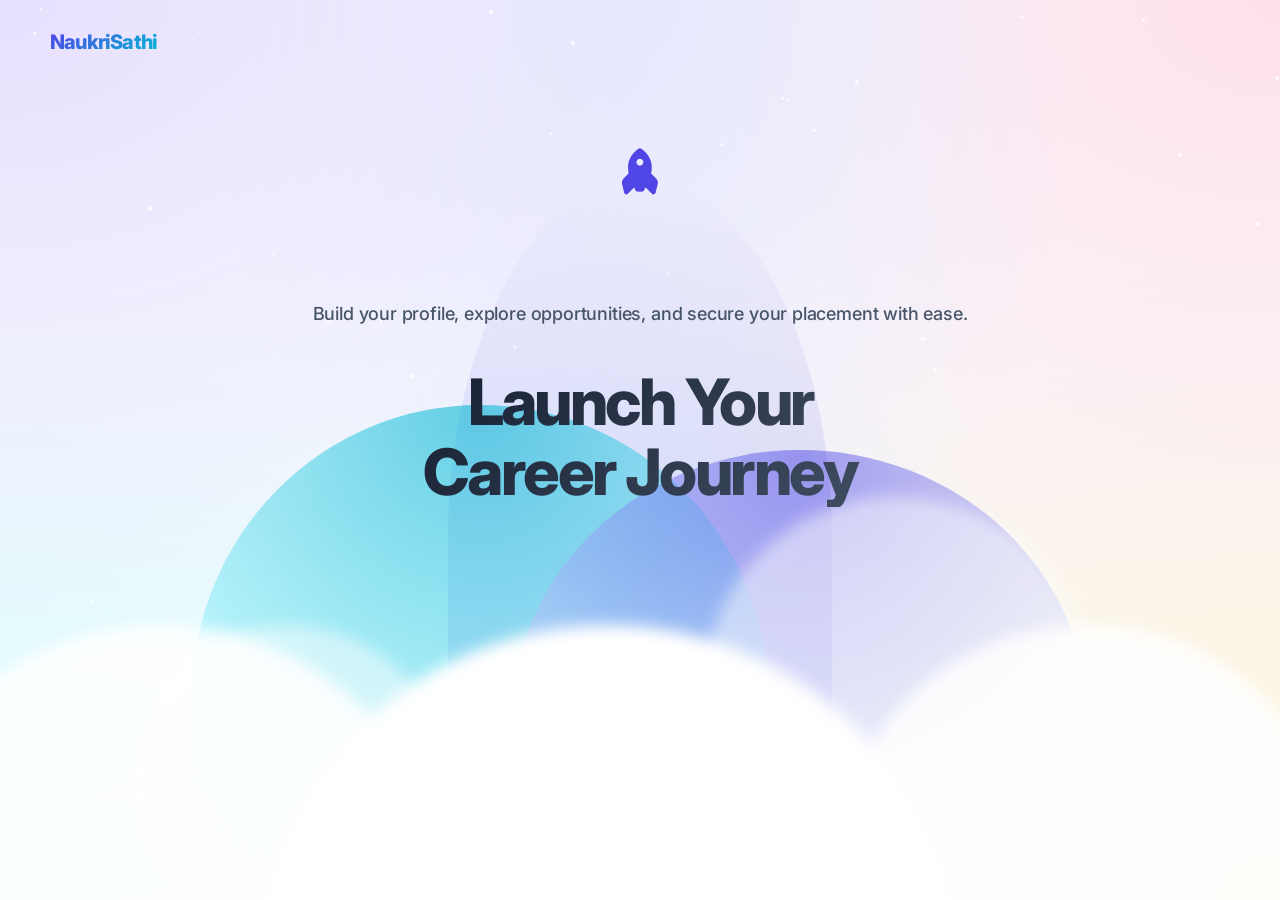
<file: src/main/resources/static/index.html>
<!DOCTYPE html>
<html lang="en">
<head>
    <meta charset="UTF-8">
    <meta name="viewport" content="width=device-width, initial-scale=1.0">
    <title>Naukrisathi- Launch Your Career</title>
    <!-- PlacementPro Typography Base -->
    <link href="https://fonts.googleapis.com/css2?family=Inter:wght@400;500;600;700;800&display=swap" rel="stylesheet">
    <link href="https://cdnjs.cloudflare.com/ajax/libs/font-awesome/6.0.0/css/all.min.css" rel="stylesheet">
    <style>
        :root {
            /* PlacementPro Color Palette */
            --text-main: #0f172a;
            --text-muted: #475569;
            --border: rgba(15, 23, 42, 0.08); /* Soft dark border */
            --primary-gradient: linear-gradient(135deg, #4f46e5 0%, #06b6d4 100%);
            --secondary-gradient: linear-gradient(135deg, #06b6d4 0%, #10b981 100%);
            --card-bg: rgba(255, 255, 255, 0.5); /* Exactly matches homepage transparent cards */
            --card-bg-hover: rgba(255, 255, 255, 0.8);
            --white: #ffffff;

            --exhaust-main: #4f46e5;
            --exhaust-light: #a5b4fc;
        }

        body, html {
            margin: 0;
            padding: 0;
            font-family: 'Inter', -apple-system, BlinkMacSystemFont, "Segoe UI", Roboto, sans-serif;
            color: var(--text-main);
            overflow: hidden; /* Prevents jumping */

            /* PlacementPro Signature Mesh Background */
            background-color: #f8fafc;
            background-image:
              radial-gradient(at 0% 0%, hsla(253, 100%, 94%, 1) 0, transparent 50%),
              radial-gradient(at 50% 0%, hsla(225, 100%, 95%, 1) 0, transparent 50%),
              radial-gradient(at 100% 0%, hsla(339, 100%, 94%, 1) 0, transparent 50%),
              radial-gradient(at 0% 100%, hsla(186, 100%, 92%, 1) 0, transparent 50%),
              radial-gradient(at 50% 100%, hsla(210, 100%, 94%, 1) 0, transparent 50%),
              radial-gradient(at 100% 100%, hsla(40, 100%, 92%, 1) 0, transparent 50%);
            background-attachment: fixed;
        }

        .container {
            height: 100vh;
            overflow-y: hidden;
            scroll-behavior: smooth;
        }

        .section {
            height: 100vh;
            width: 100vw;
            display: flex;
            flex-direction: column;
            justify-content: center;
            align-items: center;
            position: relative;
        }

        /* ----- Section 1: Hero / Rocket Section ----- */
        #launch-section {
            position: relative;
            overflow: hidden;
        }

        .mock-header {
            position: absolute;
            top: 30px;
            left: 0;
            width: 100%;
            padding: 0 50px;
            display: flex;
            justify-content: space-between;
            align-items: center;
            box-sizing: border-box;
            z-index: 50;
        }

        .mock-logo {
            font-size: 20px;
            font-weight: 800;
            letter-spacing: -0.04em;
            color: var(--text-main);
            background: var(--primary-gradient);
            -webkit-background-clip: text;
            -webkit-text-fill-color: transparent;
        }

        /* Magical Floating Stars Background */
        .star-field {
            position: absolute; top: 0; left: 0;
            width: 100%; height: 100%;
            z-index: 1; pointer-events: none;
        }

        .magic-star {
            position: absolute; background: rgba(255,255,255,0.8);
            border-radius: 50%; box-shadow: 0 0 10px rgba(255,255,255,0.5);
            animation: floatParticle linear infinite, twinkleParticle ease-in-out infinite alternate;
        }

        @keyframes floatParticle { 100% { transform: translateY(-50px) rotate(360deg); } }
        @keyframes twinkleParticle { 0% { opacity: 0.1; transform: scale(0.6); } 100% { opacity: 1; transform: scale(1.4); } }

        /* Ambient White Clouds with "Breathing" Animations */
        .env-clouds {
            position: absolute; bottom: -5%; left: 0;
            width: 100%; height: 50vh; z-index: 10;
        }

        .cloud { position: absolute; background: rgba(255, 255, 255, 0.6); border-radius: 50%; filter: blur(8px); }
        @keyframes floatCloud { 0%, 100% { transform: translateY(0); } 50% { transform: translateY(-15px); } }

        .c1 { width: 45vw; height: 45vw; bottom: -20vw; left: -10vw; background: rgba(255,255,255,0.9); animation: floatCloud 8s ease-in-out infinite; }
        .c2 { width: 40vw; height: 40vw; bottom: -15vw; right: -5vw; background: rgba(255,255,255,0.9); animation: floatCloud 10s ease-in-out infinite 1s; }
        .c3 { width: 55vw; height: 55vw; bottom: -30vw; left: 20vw; background: #ffffff; animation: floatCloud 12s ease-in-out infinite 2s; }
        .c4 { width: 25vw; height: 25vw; bottom: 0vw; left: 10vw; opacity: 0.8; animation: floatCloud 9s ease-in-out infinite 0.5s; }
        .c5 { width: 30vw; height: 30vw; bottom: 5vw; right: 15vw; opacity: 0.8; animation: floatCloud 11s ease-in-out infinite 1.5s; }

        /* Elegant Exhaust Layer */
        .exhaust-layer {
            position: absolute; bottom: 0; left: 0; width: 100%; height: 100%;
            z-index: 5; display: flex; justify-content: center; align-items: flex-end;
        }

        .pink-exhaust { position: absolute; opacity: 0; transform-origin: bottom center; transform: scaleY(0); }

        .pe-left {
            width: 45vw; height: 65vh; bottom: -10vh; left: 15vw; border-radius: 50% 50% 20% 20%;
            transform-origin: bottom right; background: radial-gradient(circle at top, #06b6d4 0%, #a5f3fc 60%, transparent 100%);
            animation: eruptLeft 2s cubic-bezier(0.2, 0.8, 0.2, 1) forwards 0.8s;
        }

        .pe-right {
            width: 45vw; height: 60vh; bottom: -10vh; right: 15vw; border-radius: 50% 50% 20% 20%;
            transform-origin: bottom left; background: radial-gradient(circle at top, #4f46e5 0%, #c7d2fe 60%, transparent 100%);
            animation: eruptRight 2s cubic-bezier(0.2, 0.8, 0.2, 1) forwards 0.9s;
        }

        .pe-center {
            width: 30vw; height: 80vh; bottom: 0; left: 35vw; border-radius: 50% 50% 0 0;
            background: linear-gradient(to top, var(--exhaust-main), transparent);
            animation: eruptCenter 1.5s cubic-bezier(0.2, 0.8, 0.2, 1) forwards 0.5s;
        }

        @keyframes eruptLeft { 0% { opacity: 0; transform: scaleY(0.2) scaleX(0.5) rotate(20deg); } 100% { opacity: 0.6; transform: scaleY(1) scaleX(1) rotate(0deg); } }
        @keyframes eruptRight { 0% { opacity: 0; transform: scaleY(0.2) scaleX(0.5) rotate(-20deg); } 100% { opacity: 0.5; transform: scaleY(1) scaleX(1) rotate(0deg); } }
        @keyframes eruptCenter { 0% { opacity: 0; transform: scaleY(0); } 100% { opacity: 0.3; transform: scaleY(1); } }

        /* Rocket */
        .rocket-obj {
            position: absolute; bottom: -100px; left: 50%; transform: translateX(-50%) rotate(-45deg);
            z-index: 15; color: #4f46e5; font-size: 2.5rem;
            animation: flyToTop 2s cubic-bezier(0.2, 0.8, 0.2, 1) forwards 0.5s, floatRocket 3s ease-in-out infinite 2.5s;
        }

        @keyframes flyToTop { 0% { bottom: -100px; transform: translateX(-50%) rotate(-45deg) scale(0.8); } 100% { bottom: 78vh; transform: translateX(-50%) rotate(-45deg) scale(1.1); } }
        @keyframes floatRocket { 0%, 100% { bottom: 78vh; } 50% { bottom: 81vh; } }

        /* Hero Text */
        .hero-content {
            z-index: 20; text-align: center; max-width: 900px; padding: 0 20px; margin-top: -10vh;
            opacity: 0; transform: translateY(40px);
            animation: textReveal 1.5s cubic-bezier(0.16, 1, 0.3, 1) forwards 2.5s;
        }

        .subtext-top { font-size: 18px; font-weight: 500; color: var(--text-muted); margin-bottom: 24px; letter-spacing: -0.01em; }

        h1 {
            font-size: 64px; font-weight: 800; line-height: 1.1; letter-spacing: -0.04em; margin-bottom: 0;
            background: linear-gradient(135deg, #0f172a 0%, #475569 100%);
            -webkit-background-clip: text; -webkit-text-fill-color: transparent;
        }

        @keyframes textReveal { 0% { opacity: 0; transform: translateY(40px); } 100% { opacity: 1; transform: translateY(0); } }

        /* ----- Section 2: Split Informational & Login Layout ----- */
        #login-section {
            display: flex; align-items: center; justify-content: center;
            padding: 40px; /* Reduced to guarantee it securely fits 100vh on all basic laptop resolutions */
            background: transparent; box-sizing: border-box; position: relative;
        }

        /* Abstract floating orbs */
        .ambient-orb {
            position: absolute; border-radius: 50%; filter: blur(60px); z-index: 0;
            animation: orbWander 15s infinite alternate ease-in-out; opacity: 0.6;
        }
        .orb-1 { width: 500px; height: 500px; background: rgba(79, 70, 229, 0.15); top: -10%; left: -5%; }
        .orb-2 { width: 600px; height: 600px; background: rgba(6, 182, 212, 0.15); bottom: -15%; right: -5%; animation-delay: -5s; }
        .orb-3 { width: 300px; height: 300px; background: rgba(16, 185, 129, 0.1); top: 30%; left: 40%; animation-delay: -2s; }

        @keyframes orbWander { 0% { transform: translate(0, 0) scale(1); } 100% { transform: translate(80px, -60px) scale(1.1); } }

        .login-layout {
            display: flex; max-width: 1200px; width: 100%; gap: 80px; align-items: center;
            opacity: 0; transform: translateY(40px);
            transition: opacity 1.2s cubic-bezier(0.16, 1, 0.3, 1), transform 1.2s cubic-bezier(0.16, 1, 0.3, 1);
            z-index: 10;
        }

        .login-layout.visible { opacity: 1; transform: translateY(0); }

        /* Portal Info (Left Side) */
        .portal-info {
            flex: 1; padding-right: 20px;
            display: flex; flex-direction: column; align-items: flex-start; /* Ensures everything precisely left-aligns */
        }

        .badge {
            display: flex; align-items: center; justify-content: center;
            padding: 8px 16px; background: rgba(79, 70, 229, 0.08); color: #4f46e5;
            font-size: 13px; font-weight: 700; text-transform: uppercase;
            border-radius: 30px; margin-bottom: 24px; letter-spacing: 0.1em;
            border: 1px solid rgba(79, 70, 229, 0.15);
            /* Fixed alignment completely */
            width: fit-content; text-align: left;
        }

        .badge i { margin-right: 8px; font-size: 14px; }

        .portal-info h2 {
            font-size: 48px; line-height: 1.1; letter-spacing: -0.03em; margin-bottom: 20px;
            color: var(--text-main); font-weight: 800; text-align: left;
        }

        .portal-info p.desc {
            font-size: 16px; line-height: 1.7; color: var(--text-muted); margin-bottom: 30px; max-width: 500px; text-align: left;
        }

        .features { list-style: none; padding: 0; display: flex; flex-direction: column; gap: 16px; }
        .features li { display: flex; align-items: center; font-size: 15px; color: var(--text-main); font-weight: 500; }
        .features li i {
            font-size: 20px; margin-right: 14px;
            background: linear-gradient(135deg, #4f46e5 0%, #06b6d4 100%);
            -webkit-background-clip: text; -webkit-text-fill-color: transparent;
        }

        /* Interactive Premium Cards (Right Side) matched exactly to Homepage */
        .cards-column { flex: 1; display: flex; flex-direction: column; gap: 24px; }

        .login-card {
            /* Now highly transparent as requested, mimicking standard homepage.css layout exactly */
            background: var(--card-bg);
            backdrop-filter: blur(20px); -webkit-backdrop-filter: blur(20px);
            border: 1px solid var(--border);
            border-radius: 12px;
            padding: 32px;
            display: flex; align-items: center; gap: 24px;
            text-decoration: none; color: var(--text-main);
            box-shadow: 0 4px 14px rgba(0, 0, 0, 0.02);
            transition: all 0.3s cubic-bezier(0.16, 1, 0.3, 1);
            position: relative; overflow: hidden;
        }

        .login-card:hover {
            /* Vertical sleek float up over shadow, just like .job-card hover */
            transform: translateY(-5px);
            background: var(--card-bg-hover);
            border-color: rgba(79, 70, 229, 0.3);
            box-shadow: 0 12px 30px rgba(79, 70, 229, 0.15);
        }

        .icon-box {
            width: 70px; height: 70px; border-radius: 14px;
            display: flex; align-items: center; justify-content: center;
            font-size: 28px; flex-shrink: 0;
            background: linear-gradient(135deg, rgba(79, 70, 229, 0.1) 0%, rgba(6, 182, 212, 0.1) 100%);
            color: #4f46e5; transition: all 0.3s;
        }

        .admin-card .icon-box {
            background: linear-gradient(135deg, rgba(139, 92, 246, 0.15) 0%, rgba(79, 70, 229, 0.15) 100%);
            color: #7c3aed;
        }

        .login-card:hover .icon-box {
            background: var(--primary-gradient); color: white;
            box-shadow: 0 10px 24px rgba(79, 70, 229, 0.2);
            transform: scale(1.1) rotate(-5deg);
        }

        .admin-card:hover .icon-box {
            background: linear-gradient(135deg, #8b5cf6 0%, #4f46e5 100%);
            box-shadow: 0 10px 24px rgba(139, 92, 246, 0.2);
        }

        .card-text { flex: 1; position: relative; z-index: 2; margin-right: 10px; }
        .card-text h3 { font-size: 20px; margin-bottom: 6px; font-weight: 700; color: var(--text-main); letter-spacing: -0.01em;}
        .card-text p { font-size: 14px; color: var(--text-muted); line-height: 1.5; margin: 0; }

        .card-arrow {
            font-size: 22px; color: #cbd5e1; transition: all 0.3s;
            display: flex; align-items: center; justify-content: center;
        }

        .login-card:hover .card-arrow {
            color: #4f46e5; transform: translateX(5px);
        }
        .admin-card:hover .card-arrow {
            color: #7c3aed; transform: translateX(5px);
        }

        @media (max-width: 1024px) {
            .login-layout { flex-direction: column; gap: 40px; }
            .portal-info { padding-right: 0; text-align: center; align-items: center; }
            .portal-info h2, .portal-info p.desc { text-align: center; }
            .portal-info p.desc { margin: 0 auto 32px auto; }
            .features { align-items: center; }
            h1 { font-size: 48px; }
            .portal-info h2 { font-size: 40px; }
        }

        @media (max-width: 600px) {
            h1 { font-size: 36px; }
            .subtext-top { font-size: 16px; }
            .login-card { padding: 24px; flex-direction: column; text-align: center; gap: 16px; }
            .card-arrow { display: none; }
        }
    </style>
</head>
<body>
<div class="container" id="main-container">

    <!-- Section 1: Hero / Rocket Section -->
    <div class="section" id="launch-section">

        <div class="mock-header">
            <div class="mock-logo">
                NaukriSathi
            </div>
        </div>

        <!-- Magical floating stars/dust in background -->
        <div class="star-field" id="star-field"></div>

        <i class="fa-solid fa-rocket rocket-obj"></i>

        <div class="exhaust-layer">
            <div class="pink-exhaust pe-center"></div>
            <div class="pink-exhaust pe-left"></div>
            <div class="pink-exhaust pe-right"></div>
        </div>

        <div class="env-clouds">
            <div class="cloud c1"></div>
            <div class="cloud c2"></div>
            <div class="cloud c3"></div>
            <div class="cloud c4"></div>
            <div class="cloud c5"></div>
        </div>

        <div class="hero-content" id="hero-text">
            <div class="subtext-top">Build your profile, explore opportunities, and secure your placement with ease.</div>
            <h1>Launch Your<br>Career Journey</h1>
        </div>

    </div>

    <!-- Section 2: Split Informational & Login Layout -->
    <div class="section" id="login-section">

        <!-- Floating blurred orbs filling the background -->
        <div class="ambient-orb orb-1"></div>
        <div class="ambient-orb orb-2"></div>
        <div class="ambient-orb orb-3"></div>

        <div class="login-layout" id="login-layout">

            <!-- Left Column: Rich Text Content (Stats Row Removed to Conserve Height) -->
            <div class="portal-info">
                <span class="badge"><i class="fa-solid fa-bolt"></i> Welcome to Naukrisathi</span>
                <h2>Your Gateway to Top Tech Careers</h2>
                <p class="desc">Naukrisathi simplifies the university recruitment journey. Whether you're a student building a standout portfolio or an administrator orchestrating a campus drive, we provide the streamlined tools you need to succeed.</p>


                <ul class="features">
                    <li><i class="fa-solid fa-circle-check"></i> Manage and track applications instantly</li>
                    <li><i class="fa-solid fa-circle-check"></i> Discover opportunities directly from top recruiters</li>
                    <li><i class="fa-solid fa-circle-check"></i> Real-time analytics and transparent processes</li>
                </ul>
            </div>

            <!-- Right Column: Transparent Clean Login Cards -->
            <div class="cards-column">
                <a href="login.html" class="login-card">
                    <div class="icon-box">
                        <i class="fa-solid fa-user-graduate"></i>
                    </div>
                    <div class="card-text">
                        <h3>Student Portal</h3>
                        <p>Verify your details, build your portfolio, and track your active job applications.</p>
                    </div>
                    <div class="card-arrow">
                        <i class="fa-solid fa-chevron-right"></i>
                    </div>
                </a>

                <a href="Adminlogin.html" class="login-card admin-card">
                    <div class="icon-box">
                        <i class="fa-solid fa-user-shield"></i>
                    </div>
                    <div class="card-text">
                        <h3>Admin Portal</h3>
                        <p>Manage campus placements, organize student records, and oversee job requisitions.</p>
                    </div>
                    <div class="card-arrow">
                        <i class="fa-solid fa-chevron-right"></i>
                    </div>
                </a>
            </div>

        </div>
    </div>

</div>

<script>
    // 1. Generate magical background dust / stars dynamically
    function generateMagicDust() {
        const container = document.getElementById('star-field');
        const numStars = 60;
        for(let i = 0; i < numStars; i++) {
            const star = document.createElement('div');
            star.className = 'magic-star';
            const x = Math.random() * 100;
            const y = Math.random() * 100;
            const size = Math.random() * 4 + 1; // 1px to 5px
            const durX = 10 + Math.random() * 20;
            const durY = 2 + Math.random() * 4;

            star.style.left = `${x}%`; star.style.top = `${y}%`;
            star.style.width = `${size}px`; star.style.height = `${size}px`;
            star.style.animation = `twinkleParticle ${durY}s ease-in-out infinite alternate, floatParticle ${durX}s linear infinite`;
            container.appendChild(star);
        }
    }
    generateMagicDust();

    // Custom buttery smooth scroll function
    function smoothScrollTo(element, targetPosition, duration) {
        const startPosition = element.scrollTop;
        const distance = targetPosition - startPosition;
        let startTime = null;

        function animation(currentTime) {
            if (startTime === null) startTime = currentTime;
            const timeElapsed = currentTime - startTime;
            const progress = Math.min(timeElapsed / duration, 1);

            // easeInOutQuart
            const ease = progress < 0.5
                ? 8 * progress * progress * progress * progress
                : 1 - Math.pow(-2 * progress + 2, 4) / 2;

            element.scrollTop = startPosition + distance * ease;

            if (timeElapsed < duration) {
                requestAnimationFrame(animation);
            } else {
                document.body.style.overflow = "auto";
                document.documentElement.style.overflow = "auto";
                element.style.overflowY = "auto";
            }
        }
        requestAnimationFrame(animation);
    }

    // Timeline triggers
    setTimeout(() => {
        const container = document.getElementById('main-container');

        // Initiate custom smooth scroll over exactly 1100ms
        smoothScrollTo(container, window.innerHeight, 1100);

        // Fade in the rich layout right as the screen lands on it
        setTimeout(() => {
            document.getElementById('login-layout').classList.add('visible');
        }, 600);

    }, 4600); // 4.6s trigger
</script>
</body>
</html>
</file>
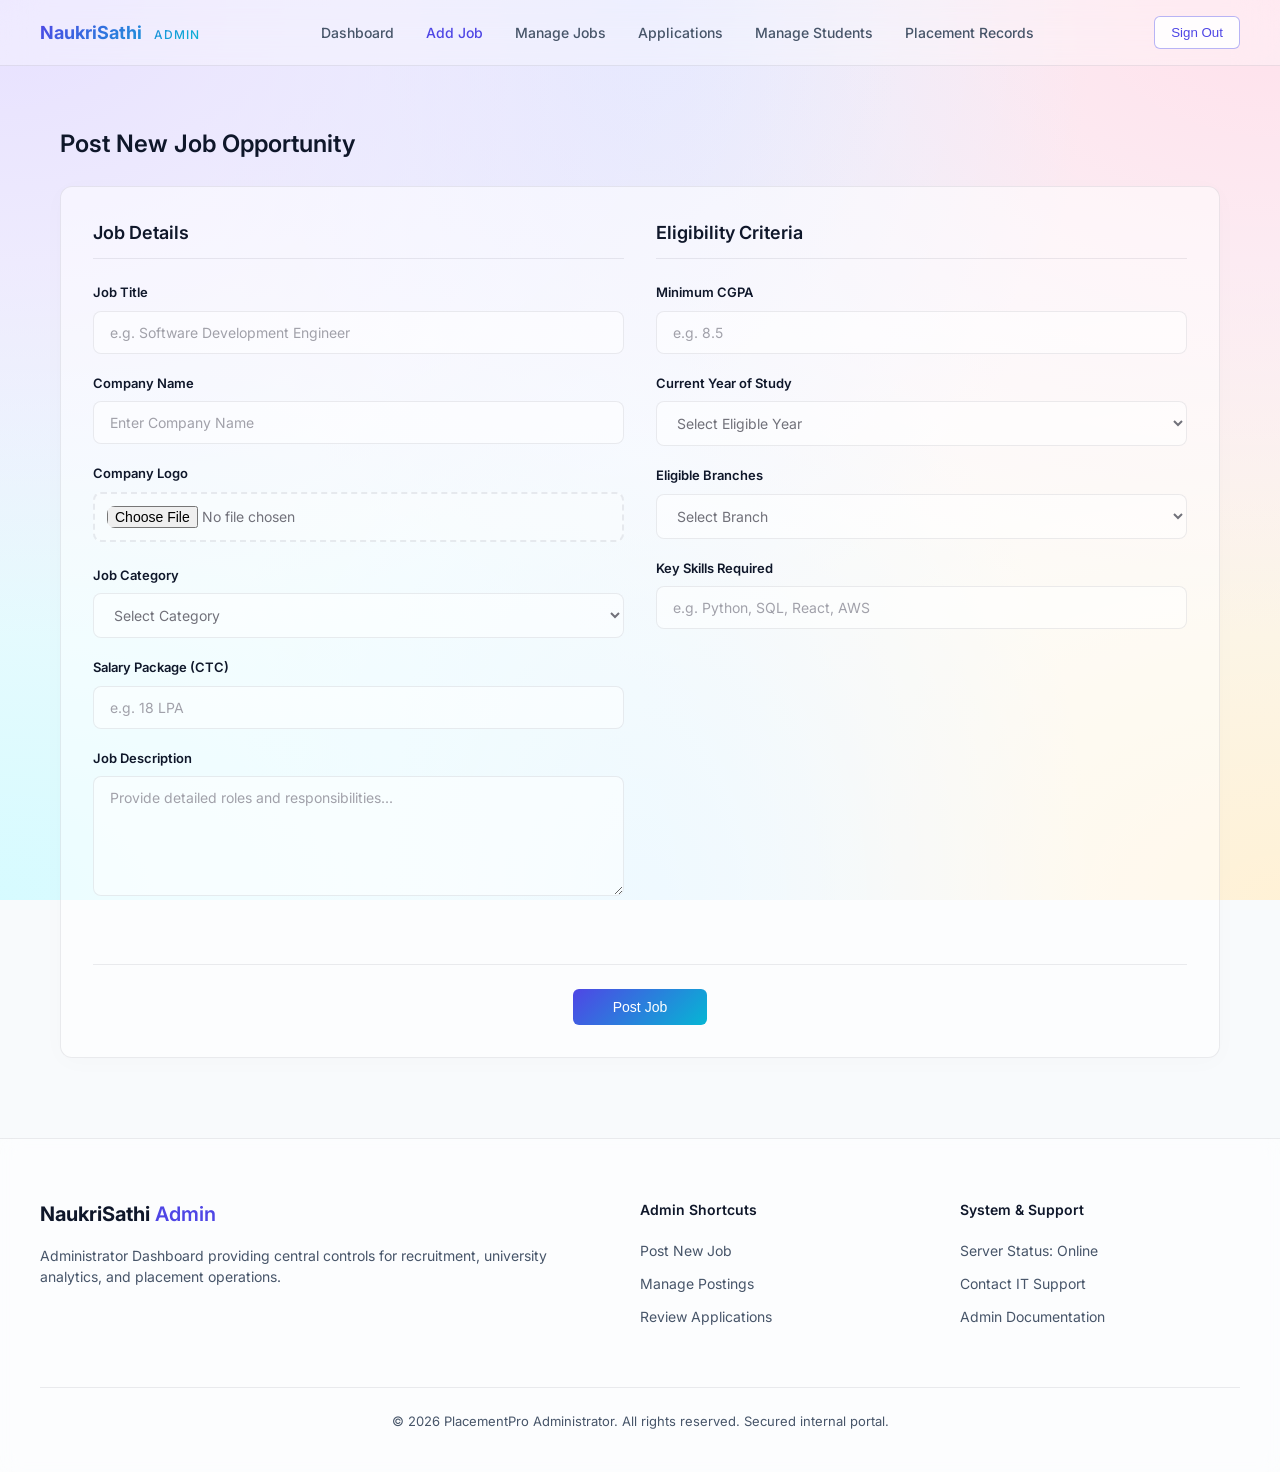
<file: src/main/resources/static/AddJobs-Admin.html>
<!DOCTYPE html>
<html lang="en">
<head>
    <meta charset="UTF-8">
    <meta name="viewport" content="width=device-width, initial-scale=1.0">
    <title>Add Job - Admin PlacementPro</title>
    <style>
        @import url('https://fonts.googleapis.com/css2?family=Inter:wght@400;500;600&display=swap');
        :root { --text-main: #0f172a; --text-muted: #475569; --border: rgba(15, 23, 42, 0.08); --primary-gradient: linear-gradient(135deg, #4f46e5 0%, #06b6d4 100%); --primary-text: #ffffff; --card-bg: rgba(255, 255, 255, 0.5); }
        * { margin: 0; padding: 0; box-sizing: border-box; }
        body { font-family: 'Inter', sans-serif; color: var(--text-main); line-height: 1.5; font-size: 14px; background-color: #f8fafc; background-image: radial-gradient(at 0% 0%, hsla(253, 100%, 94%, 1) 0, transparent 50%), radial-gradient(at 50% 0%, hsla(225, 100%, 95%, 1) 0, transparent 50%), radial-gradient(at 100% 0%, hsla(339, 100%, 94%, 1) 0, transparent 50%), radial-gradient(at 0% 100%, hsla(186, 100%, 92%, 1) 0, transparent 50%), radial-gradient(at 50% 100%, hsla(210, 100%, 94%, 1) 0, transparent 50%), radial-gradient(at 100% 100%, hsla(40, 100%, 92%, 1) 0, transparent 50%); background-attachment: fixed; }
        h2, h3, h4 { font-weight: 600; color: var(--text-main); }
        a { text-decoration: none; color: inherit; transition: color 0.2s; }
        @keyframes fadeUp { 0% { opacity: 0; transform: translateY(20px); } 100% { opacity: 1; transform: translateY(0); } }
        .navbar { position: sticky; top: 0; z-index: 50; display: flex; justify-content: space-between; align-items: center; padding: 16px 40px; background: rgba(255, 255, 255, 0.3); backdrop-filter: blur(20px); border-bottom: 1px solid var(--border); }
        .navbar-left .logo { font-size: 18px; font-weight: 700; background: var(--primary-gradient); -webkit-background-clip: text; background-clip: text; -webkit-text-fill-color: transparent; }
        .navbar-center { display: flex; gap: 32px; list-style: none; }
        .navbar-center li { font-size: 14px; color: var(--text-muted); font-weight: 500; }
        .navbar-center li:hover, .navbar-center a.active { color: #4f46e5; }
        .btn-primary { background: var(--primary-gradient); color: var(--primary-text); padding: 8px 16px; border-radius: 6px; font-weight: 500; border: none; cursor: pointer; transition: 0.2s; }
        .btn-primary:hover { opacity: 0.9; transform: translateY(-1px); }
        .btn-outline { background: rgba(255, 255, 255, 0.9); color: #4f46e5; border: 1px solid rgba(79, 70, 229, 0.4); padding: 8px 16px; border-radius: 6px; font-weight: 500; cursor: pointer; transition: 0.2s; }
        .btn-outline:hover { background: #f8fafc; border-color: #4f46e5; }
        .footer { border-top: 1px solid var(--border); padding: 60px 20px 40px; margin-top: 80px; background: rgba(255, 255, 255, 0.5); backdrop-filter: blur(10px); }
        .footer-content { max-width: 1200px; margin: 0 auto; display: grid; grid-template-columns: 2fr 1fr 1fr; gap: 40px; margin-bottom: 60px; }
        .footer .logo { font-size: 18px; font-weight: 700; margin-bottom: 16px; }
        .footer p, .footer-links a { color: var(--text-muted); font-size: 14px; }
        .footer h4 { font-size: 14px; margin-bottom: 20px; font-weight: 600; }
        .footer-links { display: flex; flex-direction: column; gap: 12px; }
        .footer-bottom { text-align: center; color: var(--text-muted); border-top: 1px solid var(--border); max-width: 1200px; margin: 0 auto; padding-top: 24px; font-size: 13px; }
        .profile-wrapper { max-width: 1200px; margin: 60px auto; padding: 0 20px; animation: fadeUp 1s forwards; }
        .admin-page-header { margin-bottom: 24px; }
        .admin-page-header h2 { font-size: 24px; }
        .profile-section-title { font-size: 18px; font-weight: 600; margin-bottom: 24px; border-bottom: 1px solid var(--border); padding-bottom: 12px; }
        .admin-card { background: var(--card-bg); backdrop-filter: blur(20px); border: 1px solid var(--border); border-radius: 12px; padding: 32px; box-shadow: 0 4px 24px rgba(0,0,0,0.02); margin-bottom: 24px; }
        .admin-form-grid { display: grid; grid-template-columns: 1fr 1fr; gap: 32px; }
        .form-group { display: flex; flex-direction: column; gap: 8px; margin-bottom: 20px; }
        .form-group label { font-size: 13px; font-weight: 600; color: var(--text-main); }
        .form-group input, .form-group select, .form-group textarea { padding: 12px 16px; border-radius: 8px; border: 1px solid var(--border); background: rgba(255, 255, 255, 0.5); font-size: 14px; color: #71717a; outline: none; transition: 0.2s; font-family: inherit; width: 100%; }
        .form-group input::placeholder, .form-group textarea::placeholder { color: #a1a1aa; }
        .form-group textarea { resize: vertical; min-height: 120px; }
        .form-group input:focus, .form-group select:focus, .form-group textarea:focus { border-color: #4f46e5; box-shadow: 0 0 0 3px rgba(79, 70, 229, 0.1); background: #fff; }
        @media (max-width: 768px) { .admin-form-grid { grid-template-columns: 1fr; } }

  /* ── Toast Notifications ── */
  #toast-container {
    position: fixed;
    top: 20px;
    right: 20px;
    z-index: 99999;
    display: flex;
    flex-direction: column;
    gap: 10px;
    pointer-events: none;
    max-width: 360px;
    width: calc(100vw - 40px);
  }
  .toast {
    pointer-events: all;
    display: flex;
    align-items: flex-start;
    gap: 12px;
    padding: 14px 16px 14px 14px;
    border-radius: 12px;
    background: rgba(255, 255, 255, 0.96);
    backdrop-filter: blur(24px);
    -webkit-backdrop-filter: blur(24px);
    border: 1px solid rgba(15, 23, 42, 0.09);
    box-shadow: 0 4px 6px -1px rgba(0,0,0,0.07), 0 12px 32px -4px rgba(0,0,0,0.13), 0 0 0 1px rgba(255,255,255,0.6) inset;
    transform: translateX(110%);
    opacity: 0;
    transition: transform 0.38s cubic-bezier(0.34,1.56,0.64,1), opacity 0.25s ease;
    overflow: hidden;
    position: relative;
    min-width: 0;
  }
  .toast.show { transform: translateX(0); opacity: 1; }
  .toast.hide { transform: translateX(110%); opacity: 0; transition: transform 0.28s ease-in, opacity 0.18s ease-in; }
  .toast-icon { flex-shrink:0; width:34px; height:34px; border-radius:9px; display:flex; align-items:center; justify-content:center; font-size:15px; font-weight:800; }
  .toast-body { flex:1; min-width:0; }
  .toast-title { font-size:13px; font-weight:700; letter-spacing:-0.01em; margin-bottom:2px; line-height:1.3; }
  .toast-msg { font-size:12px; font-weight:400; color:#64748b; line-height:1.5; word-break:break-word; }
  .toast-close { flex-shrink:0; background:none; border:none; cursor:pointer; color:#94a3b8; padding:2px; line-height:1; font-size:19px; transition:color 0.15s; align-self:flex-start; margin-top:-2px; }
  .toast-close:hover { color:#475569; }
  .toast-progress { position:absolute; bottom:0; left:0; height:3px; border-radius:0 0 12px 12px; animation:toastProgress var(--toast-dur,4s) linear forwards; }
  @keyframes toastProgress { from{width:100%} to{width:0%} }
  .toast-success .toast-icon { background:#dcfce7; color:#16a34a; }
  .toast-success .toast-title { color:#15803d; }
  .toast-success .toast-progress { background:linear-gradient(90deg,#16a34a,#4ade80); }
  .toast-error   .toast-icon { background:#fee2e2; color:#dc2626; }
  .toast-error   .toast-title { color:#b91c1c; }
  .toast-error   .toast-progress { background:linear-gradient(90deg,#dc2626,#f87171); }
  .toast-warning .toast-icon { background:#fef3c7; color:#d97706; }
  .toast-warning .toast-title { color:#b45309; }
  .toast-warning .toast-progress { background:linear-gradient(90deg,#d97706,#fbbf24); }
  .toast-info    .toast-icon { background:#e0e7ff; color:#4f46e5; }
  .toast-info    .toast-title { color:#4338ca; }
  .toast-info    .toast-progress { background:linear-gradient(90deg,#4f46e5,#06b6d4); }

    </style>
</head>
<body>
<div id="toast-container"></div>


<nav class="navbar">
    <div class="navbar-left">
        <div class="logo">NaukriSathi <span style="font-size: 12px; font-weight: 500; color: #4f46e5; text-transform: uppercase; margin-left: 8px; letter-spacing: 1px;">Admin</span></div>
    </div>
    <ul class="navbar-center">
        <li><a href="Dashboard-Admin.html">Dashboard</a></li>
        <li><a href="AddJobs-Admin.html" class="active">Add Job</a></li>
        <li><a href="ManageJobs-Admin.html">Manage Jobs</a></li>
        <li><a href="Applications-Admin.html">Applications</a></li>
        <li><a href="ManageStudents-Admin.html">Manage Students</a></li>
        <li><a href="PlacementRecords-Admin.html">Placement Records</a></li>
    </ul>
    <div class="navbar-right">
        <button class="btn-outline signout-btn">Sign Out</button>
    </div>
</nav>

<div class="profile-wrapper" style="max-width: 1200px; display: block;">
    <div class="admin-page-header" style="opacity: 0; animation: fadeUp 1s cubic-bezier(0.16, 1, 0.3, 1) forwards;">
        <h2>Post New Job Opportunity</h2>
    </div>
    <div class="admin-card" style="opacity: 0; animation: fadeUp 1s 0.1s cubic-bezier(0.16, 1, 0.3, 1) forwards;">
        <form class="admin-form-grid" id="addJobForm">
            <div>
                <h3 class="profile-section-title">Job Details</h3>
                <div class="form-group"><label>Job Title</label><input type="text" id="jobTitle" placeholder="e.g. Software Development Engineer"></div>
                <div class="form-group"><label>Company Name</label><input type="text" id="companyName" placeholder="Enter Company Name"></div>
                <div class="form-group" style="margin-bottom: 24px;"><label>Company Logo</label><div style="border: 2px dashed var(--border); padding: 12px; border-radius: 8px; background: rgba(255,255,255,0.3);"><input type="file" id="companyLogo" style="border: none; background: transparent; padding: 0;"></div></div>
                <div class="form-group"><label>Job Category</label><select id="jobCategory"><option>Select Category</option><option>Programming</option><option>Data Science</option><option>Designing</option><option>Networking</option><option>Cyber Security</option><option>UI and Ux</option><option>Cloud Computing</option><option>DevOps</option><option>Software</option></select></div>
                <div class="form-group"><label>Salary Package (CTC)</label><input type="text" id="salary" placeholder="e.g. 18 LPA"></div>
                <div class="form-group"><label>Job Description</label><textarea id="jobDescription" placeholder="Provide detailed roles and responsibilities..."></textarea></div>
            </div>
            <div>
                <h3 class="profile-section-title">Eligibility Criteria</h3>
                <div class="form-group"><label>Minimum CGPA</label><input type="text" id="cgpa" placeholder="e.g. 8.5"></div>
                <div class="form-group"><label>Current Year of Study</label><select id="year"><option>Select Eligible Year</option><option>1st Year</option><option>2nd Year</option><option>3rd Year</option><option>4th Year</option></select></div>
                <div class="form-group"><label>Eligible Branches</label><select id="branch"><option>Select Branch</option><option>Computer Engineering</option><option>IT</option><option>Electronics</option><option>Mechanical</option><option>Civil</option></select></div>
                <div class="form-group"><label>Key Skills Required</label><input type="text" id="skills" placeholder="e.g. Python, SQL, React, AWS"></div>
            </div>
            <div style="grid-column: 1 / -1; display: flex; justify-content: center; margin-top: 16px; padding-top: 24px; border-top: 1px solid var(--border);">
                <button type="button" class="btn-primary add-btn" style="padding: 10px 40px; font-size: 14px; border-radius: 6px;">Post Job</button>
            </div>
        </form>
    </div>
</div>

<footer class="footer">
    <div class="footer-content">
        <div><div class="logo" style="font-size: 20px; font-weight: 700; color: #0f172a; margin-bottom: 16px;">NaukriSathi <span style="font-weight: 600; color: #4f46e5;">Admin</span></div><p>Administrator Dashboard providing central controls for recruitment, university analytics, and placement operations.</p></div>
        <div><h4>Admin Shortcuts</h4><div class="footer-links"><a href="AddJobs-Admin.html">Post New Job</a><a href="ManageJobs-Admin.html">Manage Postings</a><a href="Applications-Admin.html">Review Applications</a></div></div>
        <div><h4>System & Support</h4><div class="footer-links"><a href="#">Server Status: Online</a><a href="#">Contact IT Support</a><a href="#">Admin Documentation</a></div></div>
    </div>
    <div class="footer-bottom">&copy; 2026 PlacementPro Administrator. All rights reserved. Secured internal portal.</div>
</footer>

<script>
    const adminId = localStorage.getItem("adminId");
    const staffId = localStorage.getItem("staffId");

    if(!localStorage.getItem("adminId")){
       toast("Please login first", "warning");
       setTimeout(()=>{ window.location.href = "AdminLogin.html"; }, 1500);
    }

    document.querySelector(".add-btn").addEventListener("click", addJob);

    function addJob() {
        const formData = new FormData();
        formData.append("jobTitle", document.getElementById("jobTitle").value);
        formData.append("companyName", document.getElementById("companyName").value);
        formData.append("jobDescription", document.getElementById("jobDescription").value);
        formData.append("jobCategory", document.getElementById("jobCategory").value);
        formData.append("salary", document.getElementById("salary").value);
        formData.append("cgpa", document.getElementById("cgpa").value);
        formData.append("year", document.getElementById("year").value);
        formData.append("skills", document.getElementById("skills").value);
        formData.append("branch", document.getElementById("branch").value);
        formData.append("adminId", localStorage.getItem("adminId") || "ADMIN_DEV");
        const logoFile = document.getElementById("companyLogo").files[0];
        if(logoFile) { formData.append("logo", logoFile); }
        fetch("https://naukarisathistudentplacementportal.onrender.com/jobs/add", { method: "POST", body: formData })
        .then(res => res.json())
        .then(data => {
            toast("Job added successfully!", "success");
            document.getElementById("jobTitle").value = "";
            document.getElementById("companyName").value = "";
            document.getElementById("jobDescription").value = "";
            document.getElementById("jobCategory").selectedIndex = 0;
            document.getElementById("salary").value = "";
            document.getElementById("cgpa").value = "";
            document.getElementById("year").selectedIndex = 0;
            document.getElementById("skills").value = "";
            document.getElementById("branch").selectedIndex = 0;
            document.getElementById("companyLogo").value = "";
        })
        .catch(err => { console.error(err); toast("Failed to add job. Check server.", "error"); });
    }
</script>
<script>

    /* ── Toast JS ── */
    (function(){
      var ICONS  = {success:'✓', error:'✕', warning:'⚠', info:'ℹ'};
      var TITLES = {success:'Success', error:'Error', warning:'Warning', info:'Notice'};
      function dismiss(el){
        clearTimeout(el._tt);
        el.classList.remove('show');
        el.classList.add('hide');
        setTimeout(function(){if(el.parentNode)el.parentNode.removeChild(el);}, 320);
      }
      window.toast = function(message, type, duration){
        message = (message||'').toString();
        if(!type){
          if(/\u274C|[Ee]rror|[Ff]ail(ed)?|[Ii]nvalid|[Ww]rong|[Dd]en(ied)?|down|[Cc]annot|not run/i.test(message)) type='error';
          else if(/\u2705|\u1F389|[Ss]uccess(ful)?|[Vv]erif|[Aa]dded|[Ss]aved|[Dd]elet|[Uu]pdat|[Pp]lac|[Cc]reat/i.test(message)) type='success';
          else if(/\u26A0|[Ww]arn|[Cc]aution/i.test(message)) type='warning';
          else type='info';
        }
        duration = duration || (type==='error' ? 5500 : 4200);
        var clean = message
          .replace(/^[\u{274C}\u{2705}\u{26A0}\u{2139}\u{1F389}\u{1F525}\u{1F4A1}\u{1F916}\u{1F4CA}\u{1F9E0}\u{1F680}]+\s*/u,'')
          .replace(/\n/g,'<br>');
        var c = document.getElementById('toast-container');
        if(!c) return;
        var el = document.createElement('div');
        el.className = 'toast toast-' + type;
        el.style.setProperty('--toast-dur', duration+'ms');
        el.innerHTML =
          '<div class="toast-icon">'+ICONS[type]+'</div>'+
          '<div class="toast-body">'+
            '<div class="toast-title">'+TITLES[type]+'</div>'+
            '<div class="toast-msg">'+clean+'</div>'+
          '</div>'+
          '<button class="toast-close" aria-label="Dismiss">\xd7</button>'+
          '<div class="toast-progress"></div>';
        c.appendChild(el);
        requestAnimationFrame(function(){
          requestAnimationFrame(function(){ el.classList.add('show'); });
        });
        el.querySelector('.toast-close').addEventListener('click', function(){ dismiss(el); });
        el._tt = setTimeout(function(){ dismiss(el); }, duration);
        el.addEventListener('mouseenter', function(){
          clearTimeout(el._tt);
          var p=el.querySelector('.toast-progress');
          if(p) p.style.animationPlayState='paused';
        });
        el.addEventListener('mouseleave', function(){
          var p=el.querySelector('.toast-progress');
          if(p) p.style.animationPlayState='running';
          el._tt=setTimeout(function(){ dismiss(el); }, 1800);
        });
      };
    })();

</script>

</body>
</html>
</file>
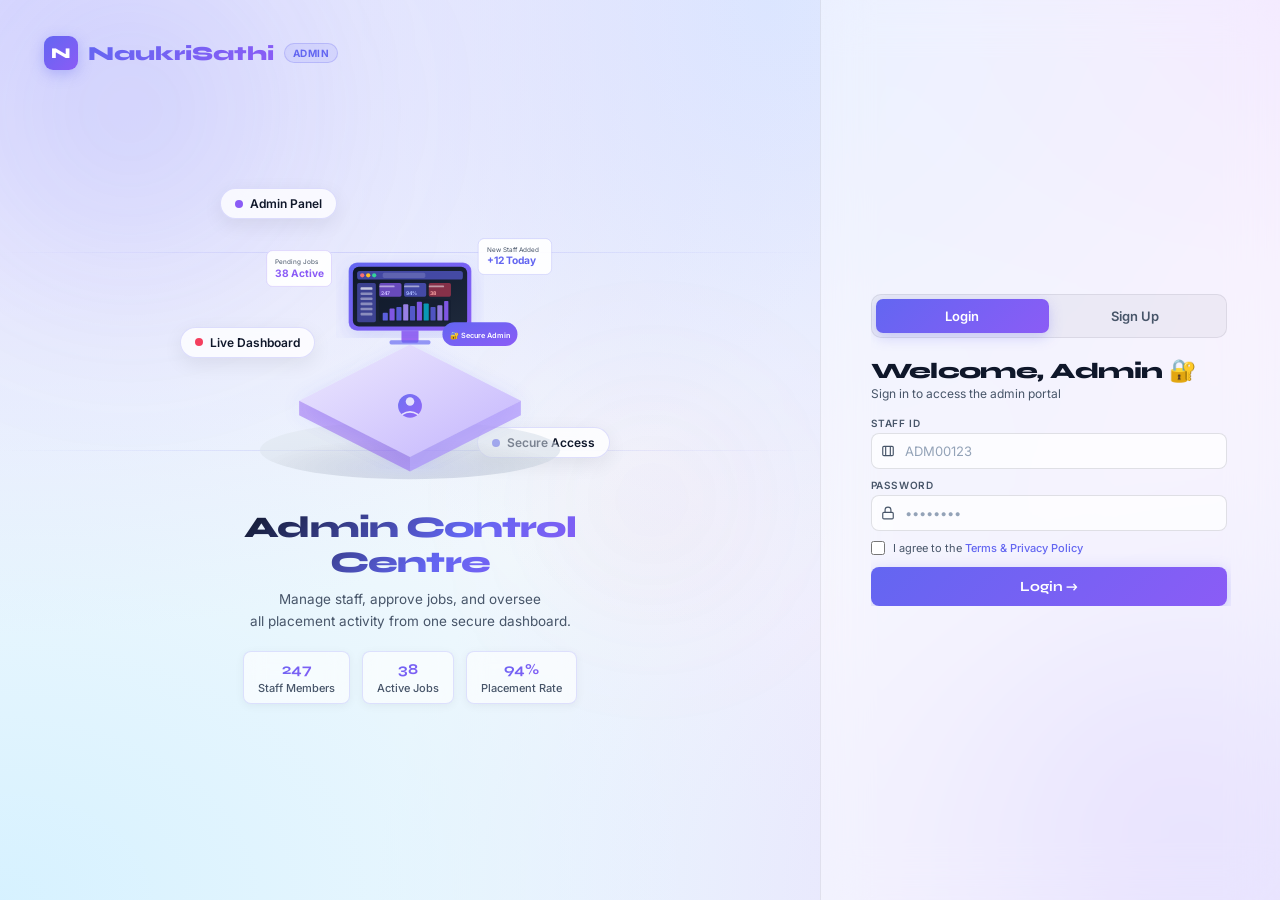
<file: src/main/resources/static/Adminlogin.html>
<!DOCTYPE html>
<html lang="en">
<head>
    <meta charset="UTF-8"/>
    <title>NaukriSathi — Admin</title>
    <link href="https://fonts.googleapis.com/css2?family=Inter:wght@400;500;600;700&family=Syne:wght@700;800&display=swap" rel="stylesheet">
    <style>
        *,*::before,*::after{box-sizing:border-box;margin:0;padding:0}
        html,body{height:100%;font-family:'Inter',-apple-system,sans-serif;color:#0f172a;font-size:14px;-webkit-font-smoothing:antialiased;overflow:hidden}
        body{background-color:#f8fafc;background-image:radial-gradient(at 0% 0%,hsla(240,100%,93%,1) 0,transparent 50%),radial-gradient(at 60% 0%,hsla(220,100%,93%,1) 0,transparent 50%),radial-gradient(at 100% 0%,hsla(270,100%,93%,1) 0,transparent 50%),radial-gradient(at 0% 100%,hsla(200,100%,92%,1) 0,transparent 50%),radial-gradient(at 100% 100%,hsla(250,100%,92%,1) 0,transparent 50%);background-attachment:fixed}
        .orb{position:fixed;border-radius:50%;filter:blur(80px);pointer-events:none;z-index:0;animation:orbDrift 12s ease-in-out infinite}
        .orb1{width:500px;height:500px;top:-140px;left:-120px;background:radial-gradient(circle,rgba(99,102,241,.16),transparent 70%)}
        .orb2{width:400px;height:400px;bottom:-100px;right:-80px;background:radial-gradient(circle,rgba(139,92,246,.16),transparent 70%);animation-delay:-6s}
        .orb3{width:280px;height:280px;top:40%;left:40%;background:radial-gradient(circle,rgba(236,72,153,.09),transparent 70%);animation-delay:-10s}
        @keyframes orbDrift{0%,100%{transform:translate(0,0) scale(1)}33%{transform:translate(28px,-18px) scale(1.05)}66%{transform:translate(-18px,22px) scale(0.97)}}
        .particles{position:fixed;inset:0;z-index:1;pointer-events:none}
        .particle{position:absolute;border-radius:50%;opacity:0;animation:floatUp var(--d) var(--dl) infinite ease-in-out}
        @keyframes floatUp{0%{opacity:0;transform:translateY(0) scale(.4)}20%{opacity:.45}80%{opacity:.15}100%{opacity:0;transform:translateY(-110vh) scale(1)}}
        .scene{position:relative;z-index:2;display:flex;height:100vh;width:100vw;overflow:hidden}
        .left-panel{flex:1;display:flex;flex-direction:column;align-items:center;justify-content:center;padding:60px 50px;position:relative;overflow:hidden}
        .brand{position:absolute;top:36px;left:44px;display:flex;align-items:center;gap:10px;font-family:'Syne',sans-serif;font-weight:800;font-size:20px}
        .brand-mark{width:34px;height:34px;border-radius:9px;background:linear-gradient(135deg,#6366f1 0%,#8b5cf6 100%);display:flex;align-items:center;justify-content:center;color:#fff;font-size:15px;font-weight:800;box-shadow:0 4px 14px rgba(99,102,241,.35)}
        .brand-name{background:linear-gradient(135deg,#6366f1 0%,#8b5cf6 100%);-webkit-background-clip:text;-webkit-text-fill-color:transparent;background-clip:text}
        .brand-badge{background:rgba(99,102,241,.1);color:#6366f1;font-size:10px;font-weight:700;padding:3px 8px;border-radius:20px;font-family:'Inter',sans-serif;-webkit-text-fill-color:#6366f1;border:1px solid rgba(99,102,241,.25);letter-spacing:.04em}
        .glow-line{position:absolute;height:1px;left:0;right:0;background:linear-gradient(90deg,transparent,rgba(99,102,241,.2),transparent);animation:glowPulse 4s ease-in-out infinite}
        .glow-line:nth-child(2){top:28%;animation-delay:0s}.glow-line:nth-child(3){bottom:28%;animation-delay:-2s}
        @keyframes glowPulse{0%,100%{opacity:.25;transform:scaleX(.5)}50%{opacity:.7;transform:scaleX(1)}}
        .illo-wrap{width:400px;height:290px;perspective:900px;position:relative;animation:floatBob 6s ease-in-out infinite;margin-bottom:24px}
        @keyframes floatBob{0%,100%{transform:translateY(0)}50%{transform:translateY(-14px)}}
        .illo-inner{width:100%;height:100%;transform-style:preserve-3d;animation:isoPan 20s ease-in-out infinite}
        @keyframes isoPan{0%,100%{transform:rotateX(18deg) rotateY(-12deg)}50%{transform:rotateX(16deg) rotateY(12deg)}}
        .illo-svg{width:100%;height:100%}
        .badge{position:absolute;background:rgba(255,255,255,0.78);backdrop-filter:blur(14px);-webkit-backdrop-filter:blur(14px);border:1px solid rgba(99,102,241,.2);border-radius:40px;padding:7px 14px;font-size:12px;font-weight:600;display:flex;align-items:center;gap:7px;white-space:nowrap;box-shadow:0 6px 20px rgba(0,0,0,.07);color:#0f172a}
        .badge-dot{width:8px;height:8px;border-radius:50%}
        .badge:nth-child(1){top:-8px;left:10px;animation:badgeBob 3.5s ease-in-out infinite}
        .badge:nth-child(2){bottom:28px;right:0;animation:badgeBob 3.5s ease-in-out infinite;animation-delay:.8s}
        .badge:nth-child(3){top:45%;left:-30px;animation:badgeBob 3.5s ease-in-out infinite;animation-delay:1.8s}
        @keyframes badgeBob{0%,100%{transform:translateY(0)}50%{transform:translateY(-7px)}}
        .tagline{text-align:center;max-width:380px}
        .tagline h1{font-family:'Syne',sans-serif;font-size:30px;font-weight:800;line-height:1.15;margin-bottom:10px;background:linear-gradient(135deg,#0f172a 0%,#6366f1 60%,#8b5cf6 100%);-webkit-background-clip:text;-webkit-text-fill-color:transparent;background-clip:text;letter-spacing:-0.03em}
        .tagline p{font-size:13.5px;color:#475569;line-height:1.6}
        .stat-row{display:flex;gap:12px;margin-top:18px}
        .stat-pill{background:rgba(255,255,255,0.62);backdrop-filter:blur(10px);border:1px solid rgba(99,102,241,.18);border-radius:8px;padding:8px 14px;text-align:center;box-shadow:0 2px 10px rgba(0,0,0,.05)}
        .stat-pill strong{display:block;font-size:15px;font-family:'Syne',sans-serif;background:linear-gradient(135deg,#6366f1 0%,#8b5cf6 100%);-webkit-background-clip:text;-webkit-text-fill-color:transparent;background-clip:text}
        .stat-pill span{font-size:11px;color:#475569;font-weight:500}
        .right-panel{width:460px;min-width:400px;display:flex;align-items:center;justify-content:center;padding:24px 36px;border-left:1px solid rgba(15,23,42,.08);background:rgba(255,255,255,0.42);backdrop-filter:blur(24px);-webkit-backdrop-filter:blur(24px)}
        .form-box{width:100%;max-width:360px;max-height:calc(100vh - 48px);overflow-y:auto;overflow-x:hidden;scrollbar-width:thin;scrollbar-color:rgba(99,102,241,.2) transparent;padding-right:4px;animation:fadeUp .55s cubic-bezier(.22,1,.36,1) both}
        .form-box::-webkit-scrollbar{width:4px}
        .form-box::-webkit-scrollbar-thumb{background:rgba(99,102,241,.2);border-radius:2px}
        @keyframes fadeUp{from{opacity:0;transform:translateY(24px)}to{opacity:1;transform:translateY(0)}}
        .tab-track{display:flex;background:rgba(15,23,42,.04);border:1px solid rgba(15,23,42,.08);border-radius:10px;padding:4px;margin-bottom:20px;position:relative}
        .tab-pill{position:absolute;top:4px;left:4px;height:calc(100% - 8px);width:calc(50% - 4px);background:linear-gradient(135deg,#6366f1 0%,#8b5cf6 100%);border-radius:7px;box-shadow:0 4px 14px rgba(99,102,241,.28);transition:transform .35s cubic-bezier(.34,1.56,.64,1)}
        .tab-pill.right{transform:translateX(100%)}
        .tab{flex:1;text-align:center;padding:9px;cursor:pointer;font-weight:600;font-size:13px;color:#475569;transition:color .2s;border-radius:7px;position:relative;z-index:1;user-select:none}
        .tab.active{color:#fff}
        .form-hd{margin-bottom:16px}
        .form-hd h2{font-family:'Syne',sans-serif;font-size:22px;font-weight:800;letter-spacing:-.03em;margin-bottom:2px;color:#0f172a}
        .form-hd p{font-size:12px;color:#475569}
        .fg{margin-bottom:10px}
        .fg label{display:block;font-size:10px;font-weight:600;text-transform:uppercase;letter-spacing:.06em;color:#475569;margin-bottom:4px}
        .iw{position:relative}
        .iw svg{position:absolute;left:10px;top:50%;transform:translateY(-50%);width:14px;height:14px;color:#475569;pointer-events:none;transition:color .2s}
        .fg input{width:100%;padding:9px 11px 9px 33px;background:rgba(255,255,255,.72);border:1px solid rgba(15,23,42,.12);border-radius:8px;font-size:13px;font-family:'Inter',sans-serif;color:#0f172a;outline:none;transition:border-color .2s,box-shadow .2s,background .2s}
        .fg input::placeholder{color:#94a3b8}
        .fg input:focus{border-color:#6366f1;background:rgba(99,102,241,.04);box-shadow:0 0 0 3px rgba(99,102,241,.12)}
        .iw:focus-within svg{color:#6366f1}
        .terms-row{display:flex;align-items:center;gap:8px;margin:10px 0 0;font-size:11px;color:#475569}
        .terms-row input[type="checkbox"]{width:14px;height:14px;flex-shrink:0;accent-color:#6366f1;cursor:pointer}
        .terms-row a{color:#6366f1;font-weight:500;text-decoration:none}
        #sfWrap{display:grid;grid-template-rows:0fr;opacity:0;transition:grid-template-rows .42s cubic-bezier(.4,0,.2,1),opacity .3s ease}
        #sfWrap.open{grid-template-rows:1fr;opacity:1}
        #sfInner{overflow:hidden}
        .fields-grid{display:grid;grid-template-columns:1fr 1fr;gap:0 12px}
        .fields-grid .fg{margin-bottom:10px}
        .fields-grid .fg.full{grid-column:1 / -1}
        #otpSection{display:none;flex-direction:column;gap:7px;margin-top:5px}
        .btn-primary{width:100%;padding:11px;background:linear-gradient(135deg,#6366f1 0%,#8b5cf6 100%);border:none;border-radius:8px;color:#fff;font-family:'Syne',sans-serif;font-size:14px;font-weight:700;cursor:pointer;box-shadow:0 4px 16px rgba(99,102,241,.32);transition:transform .15s,box-shadow .2s,opacity .2s;margin-top:12px;position:relative;overflow:hidden}
        .btn-primary:hover{transform:translateY(-2px);box-shadow:0 8px 24px rgba(99,102,241,.42)}
        .btn-primary:active{transform:translateY(0)}
        .btn-primary.loading{opacity:.7;pointer-events:none}
        .btn-sec{width:100%;padding:10px;background:rgba(255,255,255,.8);border:1px solid rgba(99,102,241,.3);border-radius:8px;color:#6366f1;font-family:'Inter',sans-serif;font-size:13px;font-weight:600;cursor:pointer;transition:border-color .2s,background .2s;margin-top:4px}
        .btn-sec:hover{border-color:#6366f1;background:rgba(99,102,241,.05)}
        .spin{display:inline-block;width:13px;height:13px;border:2px solid rgba(255,255,255,.35);border-top-color:#fff;border-radius:50%;animation:spinA .7s linear infinite;vertical-align:middle;margin-right:6px}
        @keyframes spinA{to{transform:rotate(360deg)}}
        #toast-container{position:fixed;top:20px;right:20px;z-index:99999;display:flex;flex-direction:column;gap:10px;pointer-events:none;max-width:360px;width:calc(100vw - 40px)}
        .toast{pointer-events:all;display:flex;align-items:flex-start;gap:12px;padding:14px 16px 14px 14px;border-radius:12px;background:rgba(255,255,255,.96);backdrop-filter:blur(24px);border:1px solid rgba(15,23,42,.09);box-shadow:0 4px 6px -1px rgba(0,0,0,.07),0 12px 32px -4px rgba(0,0,0,.13);transform:translateX(110%);opacity:0;transition:transform .38s cubic-bezier(.34,1.56,.64,1),opacity .25s ease;overflow:hidden;position:relative}
        .toast.show{transform:translateX(0);opacity:1}
        .toast.hide{transform:translateX(110%);opacity:0;transition:transform .28s ease-in,opacity .18s ease-in}
        .toast-icon{flex-shrink:0;width:34px;height:34px;border-radius:9px;display:flex;align-items:center;justify-content:center;font-size:15px;font-weight:800}
        .toast-body{flex:1;min-width:0}
        .toast-title{font-size:13px;font-weight:700;letter-spacing:-0.01em;margin-bottom:2px;line-height:1.3}
        .toast-msg{font-size:12px;font-weight:400;color:#64748b;line-height:1.5;word-break:break-word}
        .toast-close{flex-shrink:0;background:none;border:none;cursor:pointer;color:#94a3b8;padding:2px;line-height:1;font-size:19px;transition:color .15s;align-self:flex-start;margin-top:-2px}
        .toast-close:hover{color:#475569}
        .toast-progress{position:absolute;bottom:0;left:0;height:3px;border-radius:0 0 12px 12px;animation:toastProgress var(--toast-dur,4s) linear forwards}
        @keyframes toastProgress{from{width:100%}to{width:0%}}
        .toast-success .toast-icon{background:#dcfce7;color:#16a34a}.toast-success .toast-title{color:#15803d}.toast-success .toast-progress{background:linear-gradient(90deg,#16a34a,#4ade80)}
        .toast-error .toast-icon{background:#fee2e2;color:#dc2626}.toast-error .toast-title{color:#b91c1c}.toast-error .toast-progress{background:linear-gradient(90deg,#dc2626,#f87171)}
        .toast-warning .toast-icon{background:#fef3c7;color:#d97706}.toast-warning .toast-title{color:#b45309}.toast-warning .toast-progress{background:linear-gradient(90deg,#d97706,#fbbf24)}
        .toast-info .toast-icon{background:#ede9fe;color:#6366f1}.toast-info .toast-title{color:#4f46e5}.toast-info .toast-progress{background:linear-gradient(90deg,#6366f1,#8b5cf6)}
        @media(max-width:860px){.left-panel{display:none}.right-panel{width:100%;min-width:unset;border:none}}

        /* ═══════════════════════════════════════
           DEV MODAL — hidden from regular users
           Open with Ctrl + Shift + D
        ═══════════════════════════════════════ */
        #devOverlay{
          position:fixed;inset:0;z-index:99998;
          background:rgba(0,0,0,0.55);
          backdrop-filter:blur(6px);-webkit-backdrop-filter:blur(6px);
          display:flex;align-items:center;justify-content:center;
          opacity:0;pointer-events:none;
          transition:opacity .25s ease;
        }
        #devOverlay.open{opacity:1;pointer-events:all}
        #devModal{
          background:#0f172a;
          border:1px solid rgba(99,102,241,.3);
          border-radius:16px;
          padding:30px 28px 24px;
          width:360px;
          box-shadow:0 24px 60px rgba(0,0,0,.5),0 0 0 1px rgba(99,102,241,.15);
          transform:translateY(20px) scale(0.97);
          transition:transform .3s cubic-bezier(.34,1.56,.64,1);
          position:relative;
        }
        #devOverlay.open #devModal{transform:translateY(0) scale(1)}
        .dev-tag{
          display:inline-flex;align-items:center;gap:6px;
          background:rgba(99,102,241,.15);
          border:1px solid rgba(99,102,241,.3);
          border-radius:20px;padding:3px 10px;
          font-size:10px;font-weight:700;letter-spacing:.08em;
          color:#a5b4fc;text-transform:uppercase;margin-bottom:14px;
        }
        .dev-tag .blink{
          width:6px;height:6px;border-radius:50%;background:#6366f1;
          animation:blinkPulse 1.4s ease-in-out infinite;
        }
        @keyframes blinkPulse{0%,100%{opacity:1;box-shadow:0 0 0 0 rgba(99,102,241,.6)}50%{opacity:.4;box-shadow:0 0 0 5px rgba(99,102,241,0)}}
        #devModal h3{font-family:'Syne',sans-serif;font-size:20px;font-weight:800;color:#f1f5f9;margin-bottom:4px;letter-spacing:-.03em}
        #devModal p.dev-sub{font-size:12px;color:#64748b;margin-bottom:20px}
        .dev-fg{margin-bottom:12px}
        .dev-fg label{display:block;font-size:10px;font-weight:600;text-transform:uppercase;letter-spacing:.07em;color:#475569;margin-bottom:5px}
        .dev-fg input{
          width:100%;padding:9px 13px;
          background:rgba(255,255,255,.06);
          border:1px solid rgba(255,255,255,.1);
          border-radius:8px;color:#f1f5f9;
          font-family:'Inter',sans-serif;font-size:13px;outline:none;
          transition:border-color .2s,box-shadow .2s;
        }
        .dev-fg input::placeholder{color:#475569}
        .dev-fg input:focus{border-color:rgba(99,102,241,.6);box-shadow:0 0 0 3px rgba(99,102,241,.15)}
        #devAddBtn{
          width:100%;padding:11px;margin-top:4px;
          background:linear-gradient(135deg,#6366f1,#8b5cf6);
          border:none;border-radius:8px;
          color:#fff;font-family:'Syne',sans-serif;font-size:13px;font-weight:700;
          cursor:pointer;
          box-shadow:0 4px 16px rgba(99,102,241,.3);
          transition:transform .15s,box-shadow .2s,opacity .2s;
        }
        #devAddBtn:hover{transform:translateY(-2px);box-shadow:0 8px 20px rgba(99,102,241,.45)}
        #devAddBtn:active{transform:translateY(0)}
        #devAddBtn.loading{opacity:.6;pointer-events:none}
        #devCloseBtn{
          position:absolute;top:14px;right:16px;
          background:none;border:none;cursor:pointer;
          color:#475569;font-size:20px;line-height:1;
          transition:color .15s;padding:4px;
        }
        #devCloseBtn:hover{color:#f1f5f9}
        .dev-hint{
          margin-top:16px;
          padding:10px 12px;
          background:rgba(99,102,241,.07);
          border-left:3px solid rgba(99,102,241,.5);
          border-radius:0 6px 6px 0;
          font-size:11px;color:#64748b;line-height:1.6;
        }
        .dev-hint code{color:#a5b4fc;font-family:'DM Mono',monospace;background:rgba(99,102,241,.12);padding:1px 5px;border-radius:3px;font-size:10.5px}
        #devResult{margin-top:12px;font-size:12px;padding:9px 12px;border-radius:7px;display:none}
        #devResult.ok{background:rgba(22,163,74,.12);border:1px solid rgba(22,163,74,.25);color:#4ade80}
        #devResult.fail{background:rgba(220,38,38,.1);border:1px solid rgba(220,38,38,.2);color:#f87171}
    </style>
</head>
<body>
<div id="toast-container"></div>
<div class="orb orb1"></div>
<div class="orb orb2"></div>
<div class="orb orb3"></div>
<div class="particles" id="pts"></div>

<!-- ═══ DEV MODAL (Ctrl+Shift+D) ═══ -->
<div id="devOverlay">
    <div id="devModal">
        <button id="devCloseBtn" onclick="closeDev()" title="Close (Esc)">×</button>
        <div class="dev-tag"><span class="blink"></span> Developer Mode</div>
        <h3>Add Staff ID</h3>
        <p class="dev-sub">Only you know how to get here. Press Esc to close.</p>

        <div class="dev-fg">
            <label>Dev Password</label>
            <input type="password" id="devPass" placeholder="Your secret password" autocomplete="off"/>
        </div>
        <div class="dev-fg">
            <label>Staff ID to Register</label>
            <input type="text" id="devStaffId" placeholder="e.g. STF2025001" autocomplete="off"/>
        </div>

        <button id="devAddBtn" onclick="devAddStaff()">Add Staff ID →</button>

        <div id="devResult"></div>


    </div>
</div>

<div class="scene">
    <div class="left-panel">
        <div class="glow-line"></div>
        <div class="glow-line"></div>

        <div class="brand">
            <div class="brand-mark">N</div>
            <span class="brand-name">NaukriSathi</span>
            <span class="brand-badge">ADMIN</span>
        </div>

        <div class="illo-wrap">
            <div class="badge"><span class="badge-dot" style="background:#8b5cf6"></span><span>Admin Panel</span></div>
            <div class="badge"><span class="badge-dot" style="background:#6366f1"></span><span>Secure Access</span></div>
            <div class="badge"><span class="badge-dot" style="background:#f43f5e"></span><span>Live Dashboard</span></div>
            <div class="illo-inner">
                <svg class="illo-svg" viewBox="0 0 420 340" xmlns="http://www.w3.org/2000/svg">
                    <defs>
                        <linearGradient id="gFloor2" x1="0%" y1="0%" x2="100%" y2="100%"><stop offset="0%" stop-color="#e2e8f0"/><stop offset="100%" stop-color="#cbd5e1"/></linearGradient>
                        <linearGradient id="gDesk2" x1="0%" y1="0%" x2="100%" y2="100%"><stop offset="0%" stop-color="#ede9fe"/><stop offset="100%" stop-color="#c4b5fd"/></linearGradient>
                        <linearGradient id="gAdmin" x1="0%" y1="0%" x2="100%" y2="100%"><stop offset="0%" stop-color="#6366f1"/><stop offset="100%" stop-color="#8b5cf6"/></linearGradient>
                        <linearGradient id="gScreen2" x1="0%" y1="0%" x2="100%" y2="100%"><stop offset="0%" stop-color="#0f172a"/><stop offset="100%" stop-color="#1e293b"/></linearGradient>
                        <radialGradient id="gGlow2" cx="50%" cy="80%" r="50%"><stop offset="0%" stop-color="rgba(99,102,241,0.13)"/><stop offset="100%" stop-color="transparent"/></radialGradient>
                        <filter id="fShadow2"><feDropShadow dx="0" dy="8" stdDeviation="12" flood-color="rgba(99,102,241,0.2)"/></filter>
                    </defs>
                    <ellipse cx="210" cy="298" rx="176" ry="34" fill="url(#gFloor2)" opacity=".55"/>
                    <ellipse cx="210" cy="298" rx="176" ry="34" fill="url(#gGlow2)"/>
                    <path d="M80 240 L210 174 L340 240 L210 306 Z" fill="url(#gDesk2)" filter="url(#fShadow2)"/>
                    <path d="M210 306 L340 240 L340 257 L210 323 Z" fill="#a78bfa" opacity=".65"/>
                    <path d="M80 240 L210 306 L210 323 L80 257 Z" fill="#7c3aed" opacity=".4"/>
                    <rect x="200" y="150" width="20" height="22" rx="3" fill="#7c3aed" opacity=".75"/>
                    <rect x="186" y="169" width="48" height="5" rx="2" fill="#6366f1" opacity=".65"/>
                    <rect x="138" y="78" width="144" height="80" rx="10" fill="url(#gAdmin)" filter="url(#fShadow2)"/>
                    <rect x="143" y="83" width="134" height="70" rx="7" fill="url(#gScreen2)"/>
                    <rect x="148" y="88" width="124" height="10" rx="3" fill="rgba(99,102,241,0.6)"/>
                    <circle cx="154" cy="93" r="2.5" fill="#f87171"/>
                    <circle cx="161" cy="93" r="2.5" fill="#fbbf24"/>
                    <circle cx="168" cy="93" r="2.5" fill="#34d399"/>
                    <rect x="178" y="90" width="50" height="6" rx="2" fill="rgba(255,255,255,0.15)"/>
                    <rect x="148" y="102" width="22" height="46" rx="2" fill="rgba(99,102,241,0.5)"/>
                    <rect x="152" y="107" width="14" height="3" rx="1" fill="rgba(255,255,255,0.7)"/>
                    <rect x="152" y="113" width="14" height="3" rx="1" fill="rgba(255,255,255,0.4)"/>
                    <rect x="152" y="119" width="14" height="3" rx="1" fill="rgba(255,255,255,0.4)"/>
                    <rect x="152" y="125" width="14" height="3" rx="1" fill="rgba(255,255,255,0.4)"/>
                    <rect x="152" y="131" width="14" height="3" rx="1" fill="rgba(255,255,255,0.4)"/>
                    <rect x="152" y="137" width="14" height="3" rx="1" fill="rgba(255,255,255,0.4)"/>
                    <rect x="174" y="102" width="26" height="16" rx="2" fill="rgba(139,92,246,0.7)"/>
                    <rect x="174" y="105" width="18" height="2" rx="1" fill="rgba(255,255,255,0.5)"/>
                    <text x="176" y="116" font-family="Inter" font-size="6" font-weight="700" fill="#c4b5fd">247</text>
                    <rect x="203" y="102" width="26" height="16" rx="2" fill="rgba(99,102,241,0.6)"/>
                    <rect x="203" y="105" width="18" height="2" rx="1" fill="rgba(255,255,255,0.5)"/>
                    <text x="205" y="116" font-family="Inter" font-size="6" font-weight="700" fill="#a5b4fc">94%</text>
                    <rect x="232" y="102" width="26" height="16" rx="2" fill="rgba(244,63,94,0.5)"/>
                    <rect x="232" y="105" width="18" height="2" rx="1" fill="rgba(255,255,255,0.5)"/>
                    <text x="234" y="116" font-family="Inter" font-size="6" font-weight="700" fill="#fca5a5">38</text>
                    <rect x="174" y="121" width="84" height="27" rx="2" fill="rgba(15,23,42,0.3)"/>
                    <rect x="178" y="137" width="6" height="9" rx="1" fill="#6366f1" opacity=".9"/>
                    <rect x="186" y="132" width="6" height="14" rx="1" fill="#8b5cf6" opacity=".9"/>
                    <rect x="194" y="130" width="6" height="16" rx="1" fill="#6366f1" opacity=".85"/>
                    <rect x="202" y="127" width="6" height="19" rx="1" fill="#a78bfa" opacity=".9"/>
                    <rect x="210" y="129" width="6" height="17" rx="1" fill="#6366f1" opacity=".8"/>
                    <rect x="218" y="124" width="6" height="22" rx="1" fill="#8b5cf6" opacity=".9"/>
                    <rect x="226" y="126" width="6" height="20" rx="1" fill="#06b6d4" opacity=".8"/>
                    <rect x="234" y="130" width="6" height="16" rx="1" fill="#6366f1" opacity=".75"/>
                    <rect x="242" y="128" width="6" height="18" rx="1" fill="#a78bfa" opacity=".85"/>
                    <rect x="250" y="123" width="5" height="23" rx="1" fill="#8b5cf6" opacity=".9"/>
                    <rect x="138" y="78" width="144" height="80" rx="10" fill="none" stroke="rgba(255,255,255,0.18)" stroke-width="1"/>
                    <rect x="290" y="50" width="86" height="42" rx="7" fill="rgba(255,255,255,0.92)" stroke="rgba(99,102,241,.2)" stroke-width="1"/>
                    <text x="300" y="66" font-family="Inter" font-size="7.5" fill="#475569">New Staff Added</text>
                    <text x="300" y="80" font-family="Inter" font-size="12" font-weight="700" fill="#6366f1">+12 Today</text>
                    <rect x="42" y="64" width="76" height="42" rx="7" fill="rgba(255,255,255,0.92)" stroke="rgba(139,92,246,.2)" stroke-width="1"/>
                    <text x="52" y="80" font-family="Inter" font-size="7.5" fill="#475569">Pending Jobs</text>
                    <text x="52" y="95" font-family="Inter" font-size="12" font-weight="700" fill="#8b5cf6">38 Active</text>
                    <rect x="248" y="148" width="88" height="28" rx="14" fill="url(#gAdmin)"/>
                    <text x="292" y="167" font-family="Inter" font-size="8.5" font-weight="600" fill="#fff" text-anchor="middle">🔐 Secure Admin</text>
                    <circle cx="210" cy="246" r="14" fill="url(#gAdmin)" opacity=".9"/>
                    <circle cx="210" cy="241" r="5" fill="rgba(255,255,255,0.8)"/>
                    <path d="M201 256 Q210 250 219 256" fill="none" stroke="rgba(255,255,255,0.8)" stroke-width="2" stroke-linecap="round"/>
                </svg>
            </div>
        </div>

        <div class="tagline">
            <h1>Admin Control<br/>Centre</h1>
            <p>Manage staff, approve jobs, and oversee<br/>all placement activity from one secure dashboard.</p>
            <div class="stat-row" id="statRow">
                <div class="stat-pill"><strong id="stat-staff">—</strong><span>Staff Members</span></div>
                <div class="stat-pill"><strong id="stat-jobs">—</strong><span>Active Jobs</span></div>
                <div class="stat-pill"><strong id="stat-placement">—</strong><span>Placement Rate</span></div>
            </div>
        </div>
    </div>

    <div class="right-panel">
        <div class="form-box" id="formBox">

            <div class="tab-track">
                <div class="tab-pill" id="tabPill"></div>
                <div class="tab active" id="loginTab" role="tab" tabindex="0"
                     onclick="showTab('Login')"
                     onkeydown="if(event.key==='Enter'||event.key===' ')showTab('Login')">Login</div>
                <div class="tab" id="signupTab" role="tab" tabindex="0"
                     onclick="showTab('SignUp')"
                     onkeydown="if(event.key==='Enter'||event.key===' ')showTab('SignUp')">Sign Up</div>
            </div>

            <div class="form-hd">
                <h2 id="formTitle">Welcome, Admin 🔐</h2>
                <p id="formSub">Sign in to access the admin portal</p>
            </div>

            <form id="loginForm" novalidate>

                <div id="sfWrap">
                    <div id="sfInner">
                        <div class="fields-grid">
                            <div class="fg full">
                                <label>Full Name</label>
                                <div class="iw">
                                    <svg viewBox="0 0 24 24" fill="none" stroke="currentColor" stroke-width="2"><circle cx="12" cy="8" r="4"/><path d="M4 20c0-4 3.6-7 8-7s8 3 8 7"/></svg>
                                    <input type="text" id="name" placeholder="Admin Name"/>
                                </div>
                            </div>
                            <div class="fg full">
                                <label>Email</label>
                                <div class="iw">
                                    <svg viewBox="0 0 24 24" fill="none" stroke="currentColor" stroke-width="2"><rect x="2" y="4" width="20" height="16" rx="2"/><path d="m2 7 10 7 10-7"/></svg>
                                    <input type="email" id="email" placeholder="admin@naukrisathi.com"/>
                                </div>
                            </div>
                        </div>
                    </div>
                </div>

                <div class="fg">
                    <label>Staff ID</label>
                    <div class="iw">
                        <svg viewBox="0 0 24 24" fill="none" stroke="currentColor" stroke-width="2"><rect x="3" y="4" width="18" height="16" rx="2"/><path d="M8 4v16M16 4v16"/></svg>
                        <input type="text" id="staffId" placeholder="ADM00123" required/>
                    </div>
                </div>

                <div class="fg">
                    <label>Password</label>
                    <div class="iw">
                        <svg viewBox="0 0 24 24" fill="none" stroke="currentColor" stroke-width="2"><rect x="3" y="11" width="18" height="11" rx="2"/><path d="M7 11V7a5 5 0 0110 0v4"/></svg>
                        <input type="password" id="password" placeholder="••••••••" required/>
                    </div>
                </div>

                <div class="terms-row">
                    <input type="checkbox" id="termsCheckbox" required/>
                    <label for="termsCheckbox">I agree to the <a href="#">Terms &amp; Privacy Policy</a></label>
                </div>

                <div id="otpSection">
                    <div class="fg" style="margin-top:4px">
                        <label>One-Time Password</label>
                        <div class="iw">
                            <svg viewBox="0 0 24 24" fill="none" stroke="currentColor" stroke-width="2"><path d="M12 22s8-4 8-10V5l-8-3-8 3v7c0 6 8 10 8 10z"/></svg>
                            <input type="text" id="otpInput" placeholder="000000" maxlength="6" style="letter-spacing:.35em;font-size:17px;font-weight:700;text-align:center;padding-left:12px"/>
                        </div>
                    </div>
                    <button type="button" id="verifyOtpBtn" class="btn-sec">Verify OTP →</button>
                </div>

                <button id="submitBtn" type="submit" class="btn-primary">Login →</button>
            </form>
        </div>
    </div>
</div>

<script>
    /* ─── particles ─── */
    (function(){
      var c=document.getElementById('pts');
      var cols=['#6366f1','#8b5cf6','#a78bfa','#c084fc','#e879f9','#06b6d4'];
      for(var i=0;i<28;i++){
        var p=document.createElement('div');p.className='particle';
        var s=Math.random()*4+2;
        p.style.cssText='width:'+s+'px;height:'+s+'px;left:'+Math.random()*100+'%;bottom:'+Math.random()*15+'%;background:'+cols[Math.floor(Math.random()*cols.length)]+';--d:'+(7+Math.random()*9)+'s;--dl:'+Math.random()*8+'s;';
        c.appendChild(p);
      }
    })();

    /* ─── tabs ─── */
    var currentTab='Login';
    function showTab(tab){
      currentTab=tab;
      var isSignup=tab==='SignUp';
      document.getElementById('tabPill').classList.toggle('right',isSignup);
      document.getElementById('loginTab').classList.toggle('active',!isSignup);
      document.getElementById('signupTab').classList.toggle('active',isSignup);
      document.getElementById('formTitle').textContent=isSignup?'Create Admin Account ✨':'Welcome, Admin 🔐';
      document.getElementById('formSub').textContent=isSignup?'Register a new admin account':'Sign in to access the admin portal';
      document.getElementById('submitBtn').textContent=isSignup?'Create Account →':'Login →';
      document.getElementById('sfWrap').classList.toggle('open',isSignup);
      document.getElementById('otpSection').style.display='none';
      document.getElementById('submitBtn').style.display='block';
      document.getElementById('otpInput').value='';
    }

    function setLoading(btn,on,label){
      if(on){btn.classList.add('loading');btn.innerHTML='<span class="spin"></span>'+label}
      else{btn.classList.remove('loading');btn.textContent=label+' →'}
    }

    /* ─── login / register ─── */
    document.getElementById('loginForm').addEventListener('submit',async function(e){
      e.preventDefault();
      var btn=document.getElementById('submitBtn');
      if(currentTab==='SignUp'){
        var admin={staffId:document.getElementById('staffId').value,name:document.getElementById('name').value,email:document.getElementById('email').value,password:document.getElementById('password').value};
        setLoading(btn,true,'Creating Account…');
        try{
          var res=await fetch('https://naukarisathistudentplacementportal.onrender.com/admin/register',{method:'POST',headers:{'Content-Type':'application/json'},body:JSON.stringify(admin)});
          var text=await res.text();
          toast(text);
          if(text.toLowerCase().includes('otp')){
            document.getElementById('otpSection').style.display='flex';
            document.getElementById('submitBtn').style.display='none';
          }
        }catch(err){toast('Server not running. Please try again.','error');console.error(err)}
        finally{setLoading(btn,false,'Create Account')}
      }else{
        var loginData={staffId:document.getElementById('staffId').value,password:document.getElementById('password').value};
        setLoading(btn,true,'Signing In…');
        try{
          var res=await fetch('https://naukarisathistudentplacementportal.onrender.com/admin/login',{method:'POST',headers:{'Content-Type':'application/json'},body:JSON.stringify(loginData)});
          var data=await res.json();
          if(data.status==='Admin login success'){
            localStorage.setItem('adminId',data.adminId);
            localStorage.setItem('staffId',data.staffId);
            toast('Login successful! Redirecting…','success');
            setTimeout(function(){window.location.href='AddJobs-Admin.html';},1200);
          }else{toast(data.status,'error')}
        }catch(err){toast('Server not running. Please try again.','error');console.error(err)}
        finally{setLoading(btn,false,'Login')}
      }
    });

    /* ─── OTP verify ─── */
    document.getElementById('verifyOtpBtn').addEventListener('click',async function(){
      var staffId=document.getElementById('staffId').value;
      var otp=document.getElementById('otpInput').value;
      this.textContent='Verifying…';
      try{
        var res=await fetch('https://naukarisathistudentplacementportal.onrender.com/admin/verify-otp',{method:'POST',headers:{'Content-Type':'application/json'},body:JSON.stringify({staffId:staffId,otp:otp})});
        var text=await res.text();
        if(text.trim()==='ACCOUNT_DELETED'){
          toast('Too many wrong attempts. Please register again.','error');
          document.getElementById('otpSection').style.display='none';
          document.getElementById('loginForm').reset();
          showTab('SignUp');
        }else if(text.includes('Invalid OTP')){
          toast(text,'error');
        }else if(text.includes('Successfully')){
          toast('Email Verified Successfully!','success');
          document.getElementById('otpSection').style.display='none';
          document.getElementById('submitBtn').style.display='block';
          showTab('Login');
        }else{toast(text)}
      }catch(err){toast('Error verifying OTP. Please try again.','error');console.error(err)}
      finally{this.textContent='Verify OTP →'}
    });

    /* ═══════════════════════════════════════
       DEV PANEL — Ctrl + Shift + D
    ═══════════════════════════════════════ */
    function openDev(){
      document.getElementById('devOverlay').classList.add('open');
      setTimeout(function(){ document.getElementById('devPass').focus(); }, 200);
    }
    function closeDev(){
      document.getElementById('devOverlay').classList.remove('open');
      document.getElementById('devPass').value='';
      document.getElementById('devStaffId').value='';
      document.getElementById('devResult').style.display='none';
    }

    document.getElementById('devOverlay').addEventListener('click', function(e){
      if(e.target === this) closeDev();
    });

    document.addEventListener('keydown', function(e){
      if(e.ctrlKey && e.shiftKey && e.key === 'D'){
        e.preventDefault();
        openDev();
      }
      if(e.key === 'Escape') closeDev();
    });

    async function devAddStaff(){
      var devPassword = document.getElementById('devPass').value.trim();
      var staffId     = document.getElementById('devStaffId').value.trim();
      var result      = document.getElementById('devResult');
      var btn         = document.getElementById('devAddBtn');

      if(!devPassword || !staffId){
        result.className='fail'; result.style.display='block';
        result.textContent='⚠ Both fields are required.'; return;
      }

      btn.classList.add('loading'); btn.textContent='Adding…';
      result.style.display='none';

      try{
        var res = await fetch('https://naukarisathistudentplacementportal.onrender.com/admin/add-staff',{
          method:'POST',
          headers:{'Content-Type':'application/json'},
          body: JSON.stringify({ devPassword, staffId })
        });
        var text = await res.text();

        if(text === 'Staff ID added successfully'){
          result.className='ok'; result.style.display='block';
          result.textContent='✓ Staff ID "'+staffId+'" added successfully!';
          document.getElementById('devStaffId').value='';
          document.getElementById('devPass').value='';
        } else if(text === 'Unauthorized'){
          result.className='fail'; result.style.display='block';
          result.textContent='✕ Wrong developer password.';
        } else {
          result.className='fail'; result.style.display='block';
          result.textContent='ℹ '+text;
        }
      }catch(err){
        result.className='fail'; result.style.display='block';
        result.textContent='✕ Could not reach server.';
      }finally{
        btn.classList.remove('loading'); btn.textContent='Add Staff ID →';
      }
    }

    /* Enter key inside dev modal */
    document.getElementById('devModal').addEventListener('keydown', function(e){
      if(e.key === 'Enter') devAddStaff();
    });

    /* ─── toast system ─── */
    (function(){
      var ICONS={success:'✓',error:'✕',warning:'⚠',info:'ℹ'};
      var TITLES={success:'Success',error:'Error',warning:'Warning',info:'Notice'};
      function dismiss(el){clearTimeout(el._tt);el.classList.remove('show');el.classList.add('hide');setTimeout(function(){if(el.parentNode)el.parentNode.removeChild(el);},320)}
      window.toast=function(message,type,duration){
        message=(message||'').toString();
        if(!type){
          if(/[Ee]rror|[Ff]ail|[Ii]nvalid|[Ww]rong|not run/i.test(message))type='error';
          else if(/[Ss]uccess|[Vv]erif|[Aa]dded|[Ss]aved|[Cc]reat/i.test(message))type='success';
          else if(/[Ww]arn/i.test(message))type='warning';
          else type='info';
        }
        duration=duration||(type==='error'?5500:4200);
        var clean=message.replace(/^[\u{274C}\u{2705}\u{26A0}\u{2139}]+\s*/u,'').replace(/\n/g,'<br>');
        var c=document.getElementById('toast-container');if(!c)return;
        var el=document.createElement('div');el.className='toast toast-'+type;el.style.setProperty('--toast-dur',duration+'ms');
        el.innerHTML='<div class="toast-icon">'+ICONS[type]+'</div><div class="toast-body"><div class="toast-title">'+TITLES[type]+'</div><div class="toast-msg">'+clean+'</div></div><button class="toast-close" aria-label="Dismiss">\xd7</button><div class="toast-progress"></div>';
        c.appendChild(el);
        requestAnimationFrame(function(){requestAnimationFrame(function(){el.classList.add('show')})});
        el.querySelector('.toast-close').addEventListener('click',function(){dismiss(el)});
        el._tt=setTimeout(function(){dismiss(el)},duration);
        el.addEventListener('mouseenter',function(){clearTimeout(el._tt);var p=el.querySelector('.toast-progress');if(p)p.style.animationPlayState='paused'});
        el.addEventListener('mouseleave',function(){var p=el.querySelector('.toast-progress');if(p)p.style.animationPlayState='running';el._tt=setTimeout(function(){dismiss(el)},1800)});
      };
    })();
</script>

<script>
    (async function loadStats() {
      try {
        const res = await fetch('https://naukarisathistudentplacementportal.onrender.com/admin/stats');
        if (!res.ok) throw new Error();
        const d = await res.json();
        document.getElementById('stat-staff').textContent = d.staffMembers > 0 ? d.staffMembers : '247';
        document.getElementById('stat-jobs').textContent  = d.activeJobs > 0 ? d.activeJobs : '38';
        document.getElementById('stat-placement').textContent = d.placementRate > 0 ? Math.round(d.placementRate) + '%' : '94%';
      } catch (e) {
        document.getElementById('stat-staff').textContent = '247';
        document.getElementById('stat-jobs').textContent  = '38';
        document.getElementById('stat-placement').textContent = '94%';
      }
    })();
</script>
</body>
</html>
</file>
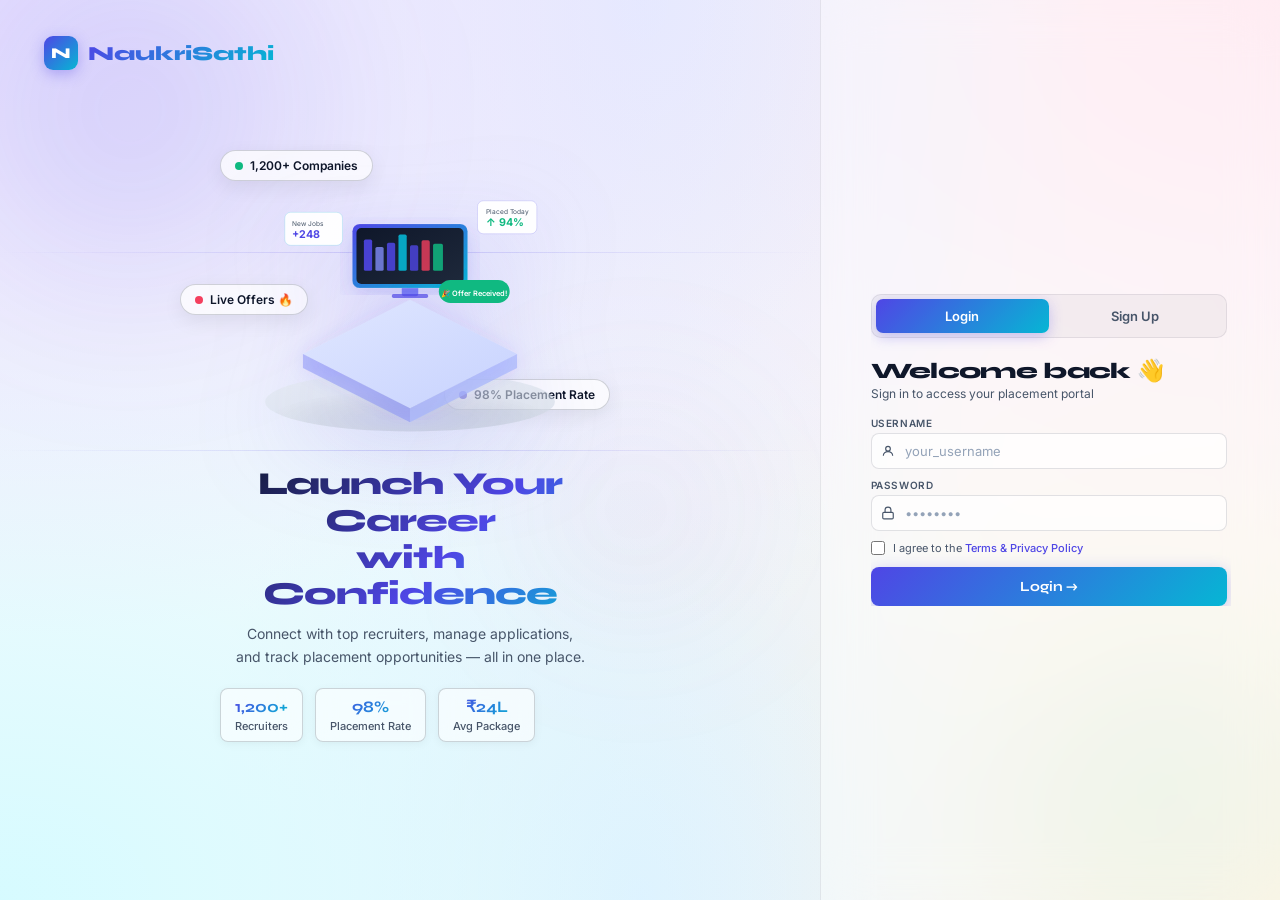
<file: src/main/resources/static/aiAssistance.html>
<!DOCTYPE html>
<html lang="en">
<head>
  <meta charset="UTF-8">
  <meta name="viewport" content="width=device-width, initial-scale=1.0">
  <meta http-equiv="Cache-Control" content="no-store, no-cache, must-revalidate">
  <meta http-equiv="Pragma" content="no-cache">
  <title>Margdarshak AI Assistance - PlacementPro</title>
  <link rel="stylesheet" href="homepage.css">

  <!-- ✅ COMPATIBILITY FIX -->
  <style>
    /* Map old JS classes to new UI look */

    .chat-message {
      max-width: 70%;
      padding: 14px 18px;
      margin-bottom: 20px;
      border-radius: 12px;
      font-size: 14px;
      line-height: 1.6;
      animation: fadeUp 0.4s ease-out;
    }

    .chat-message.user {
      background: linear-gradient(135deg, #4f46e5, #0ea5e9);
      color: #fff;
      margin-left: auto;
      border-bottom-right-radius: 4px;
    }

    .chat-message.bot {
      background: rgba(15, 23, 42, 0.03);
      border: 1px solid rgba(0,0,0,0.05);
      border-bottom-left-radius: 4px;
    }

    /* Make old input class work with new UI */
    .chat-input {
      display: flex;
      background: white;
      border: 1px solid #ddd;
      border-radius: 10px;
      padding: 6px;
      margin-top: 20px;
    }

    .chat-input input {
      flex: 1;
      border: none;
      padding: 10px;
      outline: none;
    }

    .chat-input button {
      background: #4f46e5;
      color: white;
      border: none;
      padding: 0 15px;
      border-radius: 6px;
      cursor: pointer;
    }
  </style>
</head>
<body>

<!-- NAVBAR -->
<nav class="navbar">
  <div class="navbar-left">
    <a href="homepage.html"><div class="logo">NaukriSathi</div></a>
  </div>

  <ul class="navbar-center">
    <li><a href="homepage.html">Home</a></li>
    <li><a href="profile.html">Profile</a></li>
    <li><a href="appliedJobs.html">Applied Jobs</a></li>
    <li><a href="aiAssistance.html" class="active">Margdarshak AI Assistant</a></li>
  </ul>

  <div class="navbar-right">
    <button class="btn-outline">Sign Out</button>
  </div>
</nav>

<!-- CHAT -->
<div class="chat-wrapper">

  <div class="chat-header">
    <h2>Margdarshak AI</h2>
    <p>Always online to help you navigate your placement journey</p>
  </div>

  <!-- ✅ IMPORTANT: ID MUST MATCH JS -->
  <div class="chat-messages-container" id="chatMessages">

    <!-- Initial Message -->
    <div class="chat-message bot">
      <strong>AI:</strong>
      <p>Hello 👋 I am your Margdarshak. Ask me about jobs, skills, or interview preparation.</p>
    </div>

  </div>

  <!-- ✅ CLASS MUST BE chat-input -->
  <div class="chat-input">
    <input type="text" placeholder="Ask for interview tips, company details, or career guidance...">
    <button>➤</button>
  </div>

</div>

<!-- FOOTER -->
<footer class="footer">
  <div class="footer-content">
    <div>
      <div class="logo">Naukrisathi</div>
      <p>Connecting remarkable students with extraordinary career opportunities globally.</p>
    </div>

    <div>
      <h4>Support</h4>
      <div class="footer-links">
        <a href="homepage.html">Home</a>
      </div>
    </div>

    <div>
      <h4>Contact</h4>
      <p>+91-0000000000</p>
    </div>
  </div>
</footer>

<!-- ✅ YOUR ORIGINAL JS (UNCHANGED) -->
<script>

  const input = document.querySelector(".chat-input input");
  const button = document.querySelector(".chat-input button");
  const container = document.getElementById("chatMessages");

  button.onclick = sendMessage;

  input.addEventListener("keypress", function(e){
    if(e.key === "Enter"){
      sendMessage();
    }
  });

  function sendMessage(){

    const message = input.value.trim();
    if(message === "") return;

    addUserMessage(message);
    input.value = "";

    const typing = addTyping();

    fetch("https://naukarisathistudentplacementportal.onrender.com/ai/chat",{
      method:"POST",
      headers:{
        "Content-Type":"application/json"
      },
      body:JSON.stringify({ message:message })
    })
    .then(res=>res.text())
    .then(data=>{
      typing.remove();
      addBotMessage(data);
    });

  }

  function addUserMessage(msg){

    const div = document.createElement("div");
    div.className="chat-message user";
    div.innerHTML="<strong>You:</strong><p>"+msg+"</p>";

    container.appendChild(div);
    container.scrollTop = container.scrollHeight;
  }

  function addBotMessage(msg){

    const div = document.createElement("div");
    div.className="chat-message bot";
    div.innerHTML="<strong>AI:</strong><p>"+msg+"</p>";

    container.appendChild(div);
  }

  function addTyping(){

    const div = document.createElement("div");
    div.className="chat-message bot";

    div.innerHTML=`
      <strong>AI:</strong>
      <div class="typing">
        <span></span>
        <span></span>
        <span></span>
      </div>
    `;

    container.appendChild(div);
    return div;
  }

</script>

<script src="auth.js"></script>

</body>
</html>
</file>
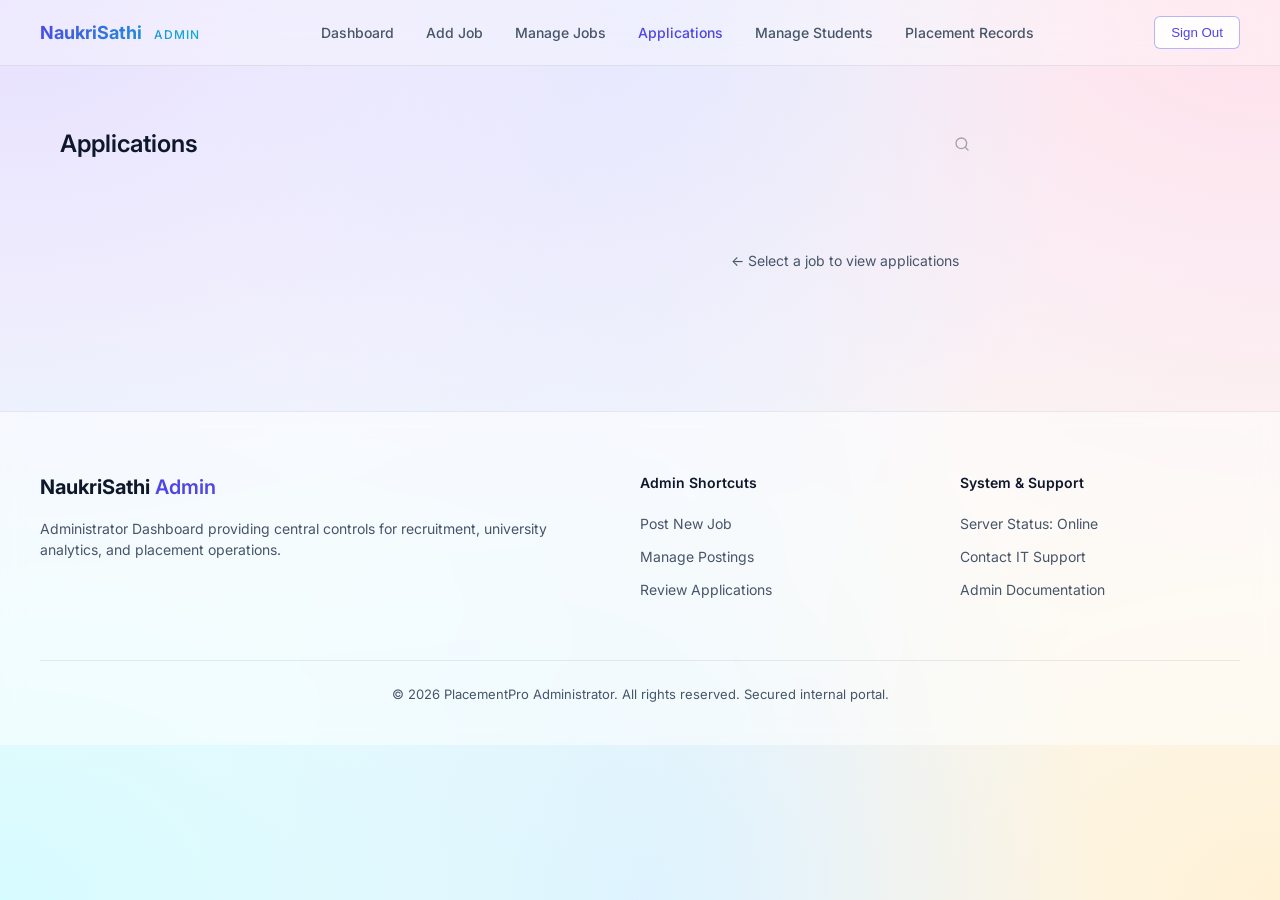
<file: src/main/resources/static/Applications-Admin.html>
<!DOCTYPE html>
<html lang="en">
<head>
    <meta charset="UTF-8">
    <meta name="viewport" content="width=device-width, initial-scale=1.0">
    <title>Applications - Admin PlacementPro</title>

    <style>
        @import url('https://fonts.googleapis.com/css2?family=Inter:wght@400;500;600&display=swap');

        :root {
          --text-main: #0f172a;
          --text-muted: #475569;
          --border: rgba(15, 23, 42, 0.08);
          --primary-gradient: linear-gradient(135deg, #4f46e5 0%, #06b6d4 100%);
          --primary-text: #ffffff;
          --card-bg: rgba(255, 255, 255, 0.5);
        }

        * { margin: 0; padding: 0; box-sizing: border-box; }

        body {
          font-family: 'Inter', sans-serif;
          color: var(--text-main);
          line-height: 1.5;
          font-size: 14px;
          background-color: #f8fafc;
          background-image:
            radial-gradient(at 0% 0%, hsla(253, 100%, 94%, 1) 0, transparent 50%),
            radial-gradient(at 50% 0%, hsla(225, 100%, 95%, 1) 0, transparent 50%),
            radial-gradient(at 100% 0%, hsla(339, 100%, 94%, 1) 0, transparent 50%),
            radial-gradient(at 0% 100%, hsla(186, 100%, 92%, 1) 0, transparent 50%),
            radial-gradient(at 50% 100%, hsla(210, 100%, 94%, 1) 0, transparent 50%),
            radial-gradient(at 100% 100%, hsla(40, 100%, 92%, 1) 0, transparent 50%);
          background-attachment: fixed;
        }

        h2, h3, h4 { font-weight: 600; color: var(--text-main); }
        a { text-decoration: none; color: inherit; transition: color 0.2s; }

        @keyframes fadeUp {
          0% { opacity: 0; transform: translateY(20px); }
          100% { opacity: 1; transform: translateY(0); }
        }

        /* NAVBAR */
        .navbar {
          position: sticky; top: 0; z-index: 50;
          display: flex; justify-content: space-between; align-items: center;
          padding: 16px 40px;
          background: rgba(255, 255, 255, 0.3);
          backdrop-filter: blur(20px);
          border-bottom: 1px solid var(--border);
        }
        .navbar-left .logo {
          font-size: 18px; font-weight: 700;
          background: var(--primary-gradient);
          -webkit-background-clip: text; background-clip: text; -webkit-text-fill-color: transparent;
        }
        .navbar-center { display: flex; gap: 32px; list-style: none; }
        .navbar-center li a { font-size: 14px; color: var(--text-muted); font-weight: 500; }
        .navbar-center li a:hover, .navbar-center li a.active { color: #4f46e5; }
        .btn-outline {
          background: rgba(255, 255, 255, 0.9); color: #4f46e5;
          border: 1px solid rgba(79, 70, 229, 0.4); padding: 8px 16px;
          border-radius: 6px; font-weight: 500; cursor: pointer; transition: 0.2s;
        }
        .btn-outline:hover { background: #f8fafc; border-color: #4f46e5; }

        /* MAIN WRAPPER */
        .profile-wrapper {
          max-width: 1200px; margin: 60px auto; padding: 0 20px;
          animation: fadeUp 0.6s forwards;
        }

        .admin-page-header {
          display: flex; justify-content: space-between; align-items: center; margin-bottom: 28px;
        }
        .admin-page-header h2 { font-size: 24px; }

        /* SEARCH BAR */
        .search-wrapper { position: relative; width: 280px; }
        .search-wrapper input {
          width: 100%; padding: 10px 16px 10px 40px;
          border-radius: 20px; border: 1px solid var(--border);
          background: rgba(255, 255, 255, 0.6); font-size: 13px; color: #71717a;
          outline: none; transition: 0.2s; display: none;
        }
        .search-wrapper input.visible { display: block; }
        .search-wrapper input:focus {
          border-color: #4f46e5;
          box-shadow: 0 0 0 3px rgba(79, 70, 229, 0.1);
          background: #fff;
        }
        .search-wrapper input::placeholder { color: #a1a1aa; }
        .search-wrapper svg {
          position: absolute; left: 14px; top: 50%; transform: translateY(-50%);
          width: 16px; height: 16px; fill: none; stroke: #a1a1aa;
          stroke-width: 2; stroke-linecap: round; stroke-linejoin: round; pointer-events: none;
        }

        /* LAYOUT */
        .applications-container { display: flex; gap: 24px; align-items: flex-start; }

        /* JOBS PANEL */
        .jobs-section { width: 34%; display: flex; flex-direction: column; gap: 14px; }

        .job-card {
          background: var(--card-bg);
          backdrop-filter: blur(20px);
          border: 1px solid var(--border);
          border-radius: 12px;
          padding: 20px;
          cursor: pointer;
          transition: transform 0.2s, box-shadow 0.2s, border-color 0.2s;
          box-shadow: 0 2px 10px rgba(0,0,0,0.03);
        }
        .job-card:hover { transform: translateY(-2px); box-shadow: 0 6px 20px rgba(79,70,229,0.08); }
        .job-card.active { border-color: #4f46e5; box-shadow: 0 0 0 3px rgba(79,70,229,0.1); }
        .job-card h3 { font-size: 15px; margin-bottom: 4px; }
        .job-card p { font-size: 13px; color: var(--text-muted); margin-bottom: 14px; }

        .job-stats {
          width: 100%; border-collapse: collapse; font-size: 12px; text-align: center;
          border-radius: 8px; overflow: hidden;
        }
        .job-stats th {
          background: rgba(79, 70, 229, 0.08); color: #4f46e5;
          padding: 5px 8px; font-weight: 600; font-size: 10px;
          text-transform: uppercase; letter-spacing: 0.4px;
        }
        .job-stats td {
          padding: 5px 8px; border-top: 1px solid var(--border);
          font-weight: 600; font-size: 13px;
        }

        /* STUDENTS PANEL */
        .students-section { width: 66%; display: flex; flex-direction: column; gap: 14px; }

        .student-card {
          background: var(--card-bg);
          backdrop-filter: blur(20px);
          border: 1px solid var(--border);
          border-radius: 12px;
          padding: 20px 24px;
          display: flex;
          justify-content: space-between;
          align-items: center;
          gap: 16px;
          box-shadow: 0 2px 10px rgba(0,0,0,0.03);
          transition: box-shadow 0.2s;
        }
        .student-card:hover { box-shadow: 0 4px 16px rgba(0,0,0,0.06); }

        /* Top candidate highlight */
        .student-card.top-candidate {
          border-left: 3px solid #f59e0b;
          background: rgba(255, 248, 225, 0.6);
        }

        .student-info h4 { font-size: 15px; margin-bottom: 6px; }

        .match-score {
          font-size: 13px; font-weight: 600; margin-bottom: 4px;
        }
        .match-score.high { color: #059669; }
        .match-score.good { color: #16a34a; }
        .match-score.avg  { color: #d97706; }
        .match-score.low  { color: #dc2626; }

        .skill-line {
          font-size: 12px; color: var(--text-muted); margin-top: 3px;
        }
        .skill-line span.missing { color: #dc2626; }

        /* ACTION BUTTONS */
        .student-actions { display: flex; gap: 8px; flex-shrink: 0; flex-wrap: wrap; justify-content: flex-end; }

        .resume-btn {
          background: rgba(15,23,42,0.05); color: var(--text-main);
          border: 1px solid var(--border); padding: 7px 14px;
          border-radius: 7px; cursor: pointer; font-size: 13px;
          font-weight: 500; transition: 0.2s;
        }
        .resume-btn:hover { background: rgba(15,23,42,0.1); }

        .accept-btn {
          background: rgba(16,185,129,0.1); color: #059669;
          border: 1px solid rgba(16,185,129,0.2);
          padding: 7px 14px; border-radius: 7px;
          cursor: pointer; font-size: 13px; font-weight: 600; transition: 0.2s;
        }
        .accept-btn:hover { background: rgba(16,185,129,0.2); }
        .accept-btn.done { background: rgba(16,185,129,0.15); border-color: #059669; }

        .reject-btn {
          background: rgba(239,68,68,0.08); color: #dc2626;
          border: 1px solid rgba(239,68,68,0.2);
          padding: 7px 14px; border-radius: 7px;
          cursor: pointer; font-size: 13px; font-weight: 600; transition: 0.2s;
        }
        .reject-btn:hover { background: rgba(239,68,68,0.15); }
        .reject-btn.done { background: rgba(239,68,68,0.12); border-color: #dc2626; }

        /* EMPTY STATE */
        .empty-state {
          color: var(--text-muted); text-align: center;
          padding: 60px 0; font-size: 14px;
        }

        /* FOOTER */
        .footer {
          border-top: 1px solid var(--border); padding: 60px 20px 40px;
          margin-top: 80px; background: rgba(255,255,255,0.5); backdrop-filter: blur(10px);
        }
        .footer-content {
          max-width: 1200px; margin: 0 auto;
          display: grid; grid-template-columns: 2fr 1fr 1fr; gap: 40px; margin-bottom: 60px;
        }
        .footer p, .footer-links a { color: var(--text-muted); font-size: 14px; }
        .footer h4 { font-size: 14px; margin-bottom: 20px; font-weight: 600; }
        .footer-links { display: flex; flex-direction: column; gap: 12px; }
        .footer-bottom {
          text-align: center; color: var(--text-muted);
          border-top: 1px solid var(--border); max-width: 1200px;
          margin: 0 auto; padding-top: 24px; font-size: 13px;
        }
        .delete-btn {
  background: rgba(100,100,100,0.08); color: #64748b;
  border: 1px solid rgba(100,100,100,0.2);
  padding: 7px 14px; border-radius: 7px;
  cursor: pointer; font-size: 13px; font-weight: 600; transition: 0.2s;
}
.delete-btn:hover { background: rgba(100,100,100,0.15); color: #0f172a; }

    </style>
</head>
<body>

<!-- NAVBAR -->
<nav class="navbar">
    <div class="navbar-left">
        <div class="logo">NaukriSathi <span style="font-size:12px;font-weight:500;color:#4f46e5;text-transform:uppercase;margin-left:8px;letter-spacing:1px;">Admin</span></div>
    </div>
    <ul class="navbar-center">
        <li><a href="Dashboard-Admin.html">Dashboard</a></li>
        <li><a href="AddJobs-Admin.html">Add Job</a></li>
        <li><a href="ManageJobs-Admin.html">Manage Jobs</a></li>
        <li><a href="Applications-Admin.html" class="active">Applications</a></li>
        <li><a href="ManageStudents-Admin.html">Manage Students</a></li>
        <li><a href="PlacementRecords-Admin.html">Placement Records</a></li>
    </ul>
    <div class="navbar-right">
        <button class="btn-outline signout-btn">Sign Out</button>
    </div>
</nav>

<!-- CONTENT -->
<div class="profile-wrapper">

    <div class="admin-page-header">
        <h2>Applications</h2>
        <div class="search-wrapper">
            <svg viewBox="0 0 24 24"><circle cx="11" cy="11" r="8"/><line x1="21" y1="21" x2="16.65" y2="16.65"/></svg>
            <input type="text" id="searchStudent" placeholder="Search student…" onkeyup="searchStudent()" />
        </div>
    </div>

    <div class="applications-container">
        <div id="jobsSection" class="jobs-section"></div>
        <div id="studentsList" class="students-section">
            <p class="empty-state">← Select a job to view applications</p>
        </div>
    </div>

</div>

<!-- FOOTER -->
<footer class="footer">
    <div class="footer-content">
        <div>
            <div style="font-size:20px;font-weight:700;color:#0f172a;margin-bottom:16px;">
                NaukriSathi <span style="font-weight:600;color:#4f46e5;">Admin</span>
            </div>
            <p>Administrator Dashboard providing central controls for recruitment, university analytics, and placement operations.</p>
        </div>
        <div>
            <h4>Admin Shortcuts</h4>
            <div class="footer-links">
                <a href="AddJobs-Admin.html">Post New Job</a>
                <a href="ManageJobs-Admin.html">Manage Postings</a>
                <a href="Applications-Admin.html">Review Applications</a>
            </div>
        </div>
        <div>
            <h4>System &amp; Support</h4>
            <div class="footer-links">
                <a href="#">Server Status: Online</a>
                <a href="#">Contact IT Support</a>
                <a href="#">Admin Documentation</a>
            </div>
        </div>
    </div>
    <div class="footer-bottom">
        &copy; 2026 PlacementPro Administrator. All rights reserved. Secured internal portal.
    </div>
</footer>

<!-- ALL BACKEND LOGIC PRESERVED FROM ORIGINAL -->
<script>

    let currentJobOpen = null;

    const jobsSection = document.getElementById("jobsSection");

    // Load all jobs — original endpoint preserved
    fetch("https://naukarisathistudentplacementportal.onrender.com/jobs/all")
      .then(res => res.json())
      .then(jobs => {

        jobsSection.innerHTML = "";

        jobs.forEach(job => {

          const card = document.createElement("div");
          card.className = "job-card";
          card.onclick = () => loadApplications(job.id, card);

          card.innerHTML = `
            <h3>${job.jobTitle}</h3>
            <p>${job.companyName}</p>
            <table class="job-stats">
              <tr>
                <th>Total</th>
                <th>Accepted</th>
                <th>Rejected</th>
              </tr>
              <tr>
                <td id="total-${job.id}">—</td>
                <td id="accepted-${job.id}">—</td>
                <td id="rejected-${job.id}">—</td>
              </tr>
            </table>
          `;

          jobsSection.appendChild(card);

          // Fetch stats per job — original logic preserved
          fetch("https://naukarisathistudentplacementportal.onrender.com/applications/job/" + job.id)
            .then(r => r.json())
            .then(apps => {
              document.getElementById("total-" + job.id).innerText = apps.length;
              document.getElementById("accepted-" + job.id).innerText = apps.filter(a => a.status === "ACCEPTED").length;
              document.getElementById("rejected-" + job.id).innerText = apps.filter(a => a.status === "REJECTED").length;
            });

        });

      })
      .catch(err => console.error("Error loading jobs:", err));


    // Load applications for selected job — original logic preserved
    function loadApplications(jobId, cardEl) {

      const studentsList = document.getElementById("studentsList");
      const searchInput  = document.getElementById("searchStudent");

      // Toggle off if same job clicked — original behavior preserved
      if (currentJobOpen === jobId) {
        studentsList.innerHTML = '<p class="empty-state">← Select a job to view applications</p>';
        searchInput.classList.remove("visible");
        currentJobOpen = null;
        document.querySelectorAll(".job-card").forEach(c => c.classList.remove("active"));
        return;
      }

      currentJobOpen = jobId;
      searchInput.classList.add("visible");
      studentsList.innerHTML = '<p class="empty-state">Loading applications…</p>';

      document.querySelectorAll(".job-card").forEach(c => c.classList.remove("active"));
      if (cardEl) cardEl.classList.add("active");

      fetch("https://naukarisathistudentplacementportal.onrender.com/applications/job/" + jobId)
        .then(res => res.json())
        .then(applications => {

          studentsList.innerHTML = "";

          if (!applications.length) {
            studentsList.innerHTML = '<p class="empty-state">No applications for this job yet.</p>';
            return;
          }

          // Sort by aiScore descending — original logic preserved
          applications.sort((a, b) => (b.aiScore || 0) - (a.aiScore || 0));

          applications.forEach(app => {

            const card = document.createElement("div");
            card.className = "student-card";

            if (app.aiScore >= 90) card.classList.add("top-candidate");

            // Badge logic — original preserved
            let badge = "";
            let scoreClass = "low";
            if      (app.aiScore >= 90) { badge = "⭐ Top Candidate"; scoreClass = "high"; }
            else if (app.aiScore >= 75) { badge = "🟢 Good Match";    scoreClass = "good"; }
            else if (app.aiScore >= 50) { badge = "🟡 Average Match"; scoreClass = "avg";  }
            else                        { badge = "🔴 Low Match";      scoreClass = "low";  }

            const matchedSkills = app.matchedSkills ? JSON.parse(app.matchedSkills).join(", ") : "None";
            const missingSkills = app.missingSkills ? JSON.parse(app.missingSkills).join(", ") : "None";

            const acceptLabel = app.status === "ACCEPTED" ? "✔ Accepted" : "Accept";
            const rejectLabel = app.status === "REJECTED" ? "✖ Rejected" : "Reject";
            const acceptDone  = app.status === "ACCEPTED" ? "done" : "";
            const rejectDone  = app.status === "REJECTED" ? "done" : "";

            card.innerHTML = `
              <div class="student-info">
                <h4>${app.studentName || "Student ID: " + app.userId}</h4>
                <p class="match-score ${scoreClass}">Match: ${app.aiScore}% &nbsp;${badge}</p>
                <p class="skill-line">✅ Matching: ${matchedSkills}</p>
                <p class="skill-line"><span class="missing">❌ Missing: ${missingSkills}</span></p>
              </div>
              <div class="student-actions">
               <button class="resume-btn" onclick="viewResume(${app.userId})">Resume</button>
                <button class="accept-btn ${acceptDone}" onclick="updateApplication(${app.id}, 'ACCEPTED', this)">${acceptLabel}</button>
                <button class="reject-btn ${rejectDone}" onclick="updateApplication(${app.id}, 'REJECTED', this)">${rejectLabel}</button>
                <button class="delete-btn" onclick="deleteApplication(${app.id}, this)">Delete</button>
              </div>
            `;

            studentsList.appendChild(card);

          });

        })
        .catch(err => console.error("Error loading applications:", err));

    }


function viewResume(userId) {
  fetch("https://naukarisathistudentplacementportal.onrender.com/resume/view", {
    method: "POST",
    headers: { "Content-Type": "application/json" },
    body: JSON.stringify({ userId: parseInt(userId) })
  })
  .then(res => {
    if (!res.ok) { alert("Resume not found."); throw new Error(); }
    return res.blob();
  })
  .then(blob => {
    const url = URL.createObjectURL(blob);
    window.open(url, "_blank");
  })
  .catch(err => console.error(err));
}


    // Search student — original logic preserved
    function searchStudent() {
      const input = document.getElementById("searchStudent").value.toLowerCase();
      document.querySelectorAll(".student-card").forEach(card => {
        const name = card.querySelector("h4").innerText.toLowerCase();
        card.style.display = name.includes(input) ? "flex" : "none";
      });
    }


    // Update application status — original logic preserved
    function updateApplication(appId, status, button) {

      const parent     = button.parentElement;
      const acceptBtn  = parent.querySelector(".accept-btn");
      const rejectBtn  = parent.querySelector(".reject-btn");

      fetch("https://naukarisathistudentplacementportal.onrender.com/applications/update-status", {
        method: "POST",
        headers: { "Content-Type": "application/json" },
        body: JSON.stringify({ applicationId: appId, status: status })
      })
        .then(res => res.text())
        .then(() => {
          if (status === "ACCEPTED") {
            acceptBtn.innerText = "✔ Accepted"; acceptBtn.classList.add("done");
            rejectBtn.innerText = "Reject";     rejectBtn.classList.remove("done");
          } else {
            rejectBtn.innerText = "✖ Rejected"; rejectBtn.classList.add("done");
            acceptBtn.innerText = "Accept";      acceptBtn.classList.remove("done");
          }
        })
        .catch(err => console.error(err));

    }

    function deleteApplication(appId, button) {
  if (!confirm("Delete this application?")) return;

  fetch("https://naukarisathistudentplacementportal.onrender.com/applications/delete/" + appId, {
    method: "DELETE"
  })
    .then(res => res.text())
    .then(() => {
      button.closest(".student-card").remove();
    })
    .catch(err => console.error(err));
}

</script>

</body>
</html>
</file>
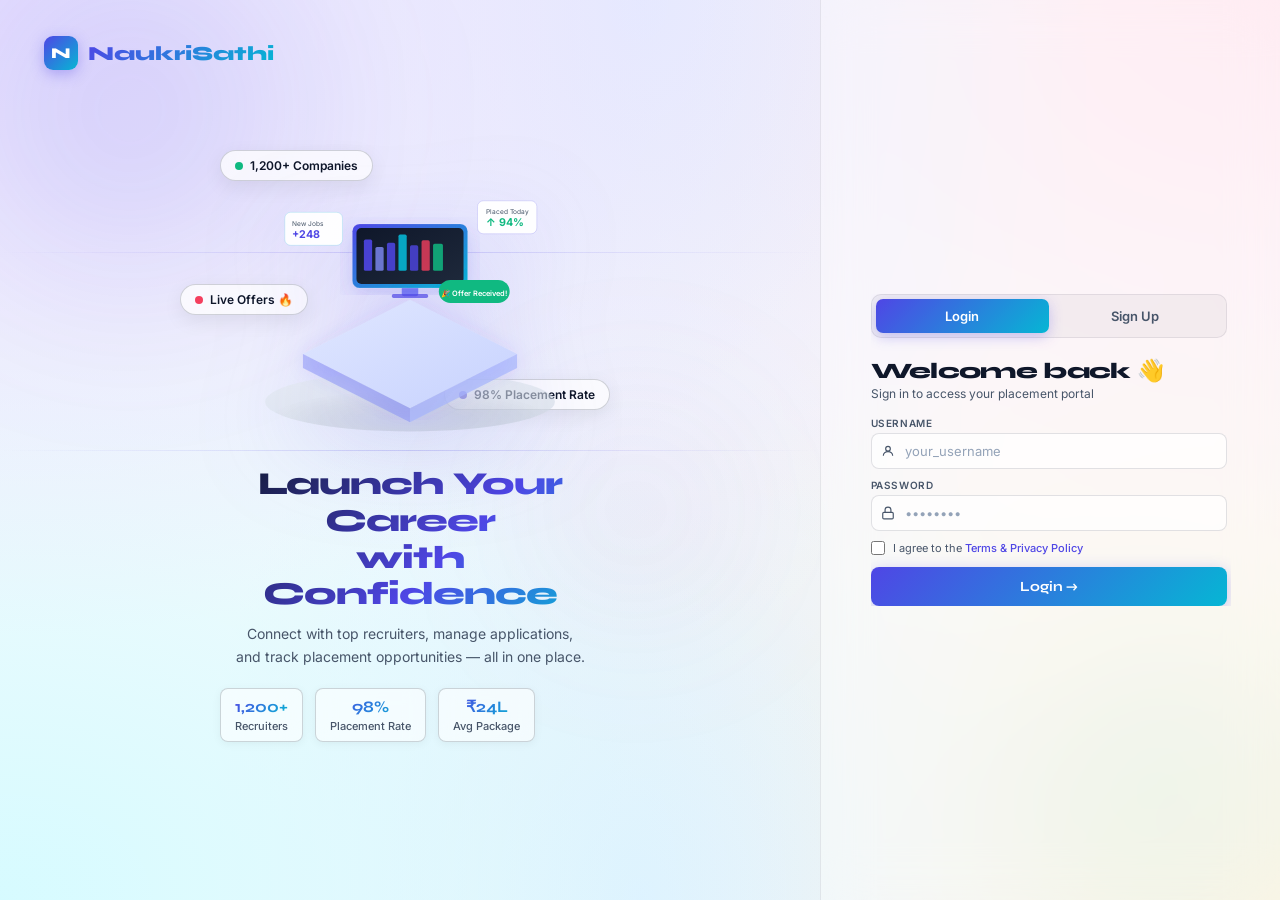
<file: src/main/resources/static/appliedJobs.html>
<!DOCTYPE html>
<html lang="en">
<head>
    <meta charset="UTF-8">
    <meta name="viewport" content="width=device-width, initial-scale=1.0">
    <meta http-equiv="Cache-Control" content="no-store, no-cache, must-revalidate">
    <meta http-equiv="Pragma" content="no-cache">
    <title>Applied Jobs - Naukrisathi</title>
    <link rel="stylesheet" href="homepage.css">

    <!-- ✅ ADD THIS SMALL FIX -->
    <style>
        /* Map old backend classes to new UI */
        .status {
          display: inline-flex;
          align-items: center;
          padding: 2px 10px;
          border-radius: 16px;
          font-size: 10px;
          font-weight: 600;
        }

        .accepted {
          background: rgba(16, 185, 129, 0.1);
          color: #059669;
          border: 1px solid rgba(16, 185, 129, 0.2);
        }

        .rejected {
          background: rgba(239, 68, 68, 0.1);
          color: #dc2626;
          border: 1px solid rgba(239, 68, 68, 0.2);
        }

        .applied {
          background: rgba(245, 158, 11, 0.1);
          color: #d97706;
          border: 1px solid rgba(245, 158, 11, 0.2);
        }
    </style>
</head>
<body>

<!-- NAVBAR -->
<nav class="navbar">
    <div class="navbar-left">
        <a href="homepage.html"><div class="logo">NaukriSathi</div></a>
    </div>

    <ul class="navbar-center">
        <li><a href="homepage.html">Home</a></li>
        <li><a href="profile.html">Profile</a></li>
        <li><a href="appliedJobs.html" class="active">Applied Jobs</a></li>
        <li><a href="aiAssistance.html" >Margdarshak AI Assistant</a></li>
    </ul>

    <div class="navbar-right">
        <button class="btn-outline">Sign Out</button>
    </div>
</nav>

<!-- CONTENT -->
<div class="applied-container">

    <!-- SUMMARY -->
    <div class="summary-grid">
        <div class="summary-card">
            <h4>Total Applications</h4>
            <p id="totalApps">0</p>
        </div>

        <div class="summary-card">
            <h4>Accepted</h4>
            <p id="acceptedApps">0</p>
        </div>

        <div class="summary-card">
            <h4>Rejected</h4>
            <p id="rejectedApps">0</p>
        </div>

        <div class="summary-card">
            <h4>Top Package</h4>
            <p id="packageValue">Not Placed</p>
        </div>
    </div>

    <!-- PLACEMENT -->
    <h3 class="section-title">Placement Status</h3>
    <div id="placementCards" class="placement-container"></div>

    <!-- TABLE -->
    <h3 class="section-title">Application History</h3>

    <div class="table-wrapper">
        <table class="applied-table">
            <thead>
            <tr>
                <th>Job ID</th>
                <th>Applied Date</th>
                <th>Status</th>
            </tr>
            </thead>
            <tbody id="jobsTable"></tbody>
        </table>
    </div>

</div>

<!-- FOOTER -->
<footer class="footer">
    <div class="footer-content">
        <div>
            <div class="logo">Naukrisathi</div>
            <p>Connecting remarkable students with extraordinary career opportunities globally.</p>
        </div>

        <div>
            <h4>Support & Policies</h4>
            <div class="footer-links">
                <a href="homepage.html">Home</a>
                <a href="#">About Us</a>
            </div>
        </div>

        <div>
            <h4>Contact Us</h4>
            <div class="footer-links">
                <p>Email: support@placementpro.com</p>
                <p>Phone: +91-0000000000</p>
            </div>
        </div>
    </div>

    <div class="footer-bottom">
        &copy; 2026 Naukrisathi
    </div>
</footer>

<!-- ✅ YOUR ORIGINAL BACKEND JS (UNCHANGED) -->
<script>

    const userId = localStorage.getItem("userId");

    const table = document.getElementById("jobsTable");

    let total=0;
    let accepted=0;
    let rejected=0;

    fetch(`https://naukarisathistudentplacementportal.onrender.com/applications/student/${userId}`)
    .then(res=>res.json())
    .then(data=>{

    table.innerHTML="";

    data.forEach(app=>{

    total++;

    let statusClass="applied";

    if(app.status==="ACCEPTED"){
    accepted++;
    statusClass="accepted";
    }

    if(app.status==="REJECTED"){
    rejected++;
    statusClass="rejected";
    }

    table.innerHTML+=`

    <tr>
    <td>${app.jobId}</td>
    <td>${app.appliedAt.split("T")[0]}</td>
    <td>
    <span class="status ${statusClass}">
    ${app.status}
    </span>
    </td>
    </tr>

    `;

    });

    document.getElementById("totalApps").innerText=total;
    document.getElementById("acceptedApps").innerText=accepted;
    document.getElementById("rejectedApps").innerText=rejected;

    });

    fetch(`https://naukarisathistudentplacementportal.onrender.com/placements/student/${userId}`)
    .then(res=>res.json())
    .then(data=>{

    const container=document.getElementById("placementCards");

    if(data.length===0){
    container.innerHTML="<p>Not Placed Yet</p>";
    return;
    }

    data.forEach(p=>{

    container.innerHTML+=`

    <div class="placement-card">

    <h3>${p.companyName}</h3>

    <p><b>Role:</b> ${p.jobRole}</p>

    <p class="package">${p.packageLpa} LPA</p>

    <p>${p.placementType}</p>

    <p>Offer Date: ${p.offerDate}</p>

    </div>

    `;

    document.getElementById("packageValue").innerText=p.packageLpa+" LPA";

    });

    });

</script>

<script src="auth.js"></script>

</body>
</html>
</file>
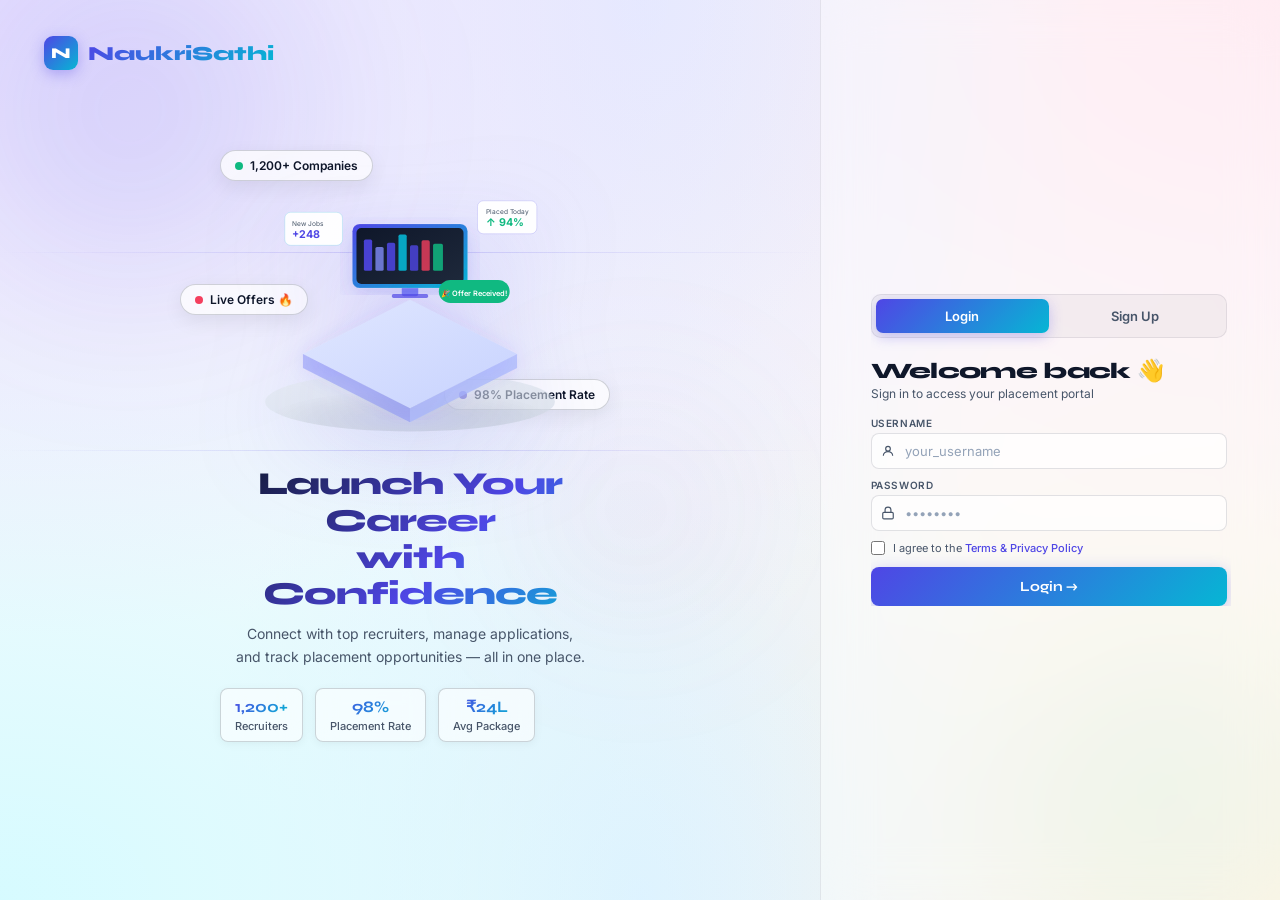
<file: src/main/resources/static/homepage.html>
<!DOCTYPE html>
<html lang="en">
<head>
  <meta charset="UTF-8">
  <meta name="viewport" content="width=device-width, initial-scale=1.0">
  <meta http-equiv="Cache-Control" content="no-store, no-cache, must-revalidate">
  <meta http-equiv="Pragma" content="no-cache">
  <title>NaukriSathi - Placement Portal</title>
  <link rel="stylesheet" href="homepage.css">
  <style>
    .filter-option input[type='checkbox']:checked + span { font-weight: 700; color: #3C3E4A; }
    .filter-option { display: flex; align-items: center; gap: 8px; padding: 6px 4px; cursor: pointer; border-radius: 4px; transition: background 0.15s; }
    .filter-option:hover { background: rgba(60,62,74,0.07); }
    .filter-option input[type='checkbox']:checked + span::before { content: '✓ '; color: #3C3E4A; }
    #filterBadge { display: none; background: #3C3E4A; color: white; border-radius: 99px; padding: 1px 8px; font-size: 12px; margin-left: 8px; vertical-align: middle; }
    #clearFilters { display: none; margin-top: 12px; width: 100%; padding: 7px; font-size: 13px; background: transparent; border: 1px solid #3C3E4A; color: #3C3E4A; border-radius: 4px; cursor: pointer; transition: all 0.2s; }
    #clearFilters:hover { background: #3C3E4A; color: white; }
    #noResults { display: none; grid-column: 1 / -1; text-align: center; padding: 40px 20px; color: #666; }
    #noResults h3 { margin-bottom: 8px; }
    #resultCount { font-size: 13px; color: #888; margin-top: 4px; }

  /* ── Toast Notifications ── */
  #toast-container {
    position: fixed;
    top: 20px;
    right: 20px;
    z-index: 99999;
    display: flex;
    flex-direction: column;
    gap: 10px;
    pointer-events: none;
    max-width: 360px;
    width: calc(100vw - 40px);
  }
  .toast {
    pointer-events: all;
    display: flex;
    align-items: flex-start;
    gap: 12px;
    padding: 14px 16px 14px 14px;
    border-radius: 12px;
    background: rgba(255, 255, 255, 0.96);
    backdrop-filter: blur(24px);
    -webkit-backdrop-filter: blur(24px);
    border: 1px solid rgba(15, 23, 42, 0.09);
    box-shadow: 0 4px 6px -1px rgba(0,0,0,0.07), 0 12px 32px -4px rgba(0,0,0,0.13), 0 0 0 1px rgba(255,255,255,0.6) inset;
    transform: translateX(110%);
    opacity: 0;
    transition: transform 0.38s cubic-bezier(0.34,1.56,0.64,1), opacity 0.25s ease;
    overflow: hidden;
    position: relative;
    min-width: 0;
  }
  .toast.show { transform: translateX(0); opacity: 1; }
  .toast.hide { transform: translateX(110%); opacity: 0; transition: transform 0.28s ease-in, opacity 0.18s ease-in; }
  .toast-icon { flex-shrink:0; width:34px; height:34px; border-radius:9px; display:flex; align-items:center; justify-content:center; font-size:15px; font-weight:800; }
  .toast-body { flex:1; min-width:0; }
  .toast-title { font-size:13px; font-weight:700; letter-spacing:-0.01em; margin-bottom:2px; line-height:1.3; }
  .toast-msg { font-size:12px; font-weight:400; color:#64748b; line-height:1.5; word-break:break-word; }
  .toast-close { flex-shrink:0; background:none; border:none; cursor:pointer; color:#94a3b8; padding:2px; line-height:1; font-size:19px; transition:color 0.15s; align-self:flex-start; margin-top:-2px; }
  .toast-close:hover { color:#475569; }
  .toast-progress { position:absolute; bottom:0; left:0; height:3px; border-radius:0 0 12px 12px; animation:toastProgress var(--toast-dur,4s) linear forwards; }
  @keyframes toastProgress { from{width:100%} to{width:0%} }
  .toast-success .toast-icon { background:#dcfce7; color:#16a34a; }
  .toast-success .toast-title { color:#15803d; }
  .toast-success .toast-progress { background:linear-gradient(90deg,#16a34a,#4ade80); }
  .toast-error   .toast-icon { background:#fee2e2; color:#dc2626; }
  .toast-error   .toast-title { color:#b91c1c; }
  .toast-error   .toast-progress { background:linear-gradient(90deg,#dc2626,#f87171); }
  .toast-warning .toast-icon { background:#fef3c7; color:#d97706; }
  .toast-warning .toast-title { color:#b45309; }
  .toast-warning .toast-progress { background:linear-gradient(90deg,#d97706,#fbbf24); }
  .toast-info    .toast-icon { background:#e0e7ff; color:#4f46e5; }
  .toast-info    .toast-title { color:#4338ca; }
  .toast-info    .toast-progress { background:linear-gradient(90deg,#4f46e5,#06b6d4); }

  </style>
</head>
<body>
<div id="toast-container"></div>


<nav class="navbar">
  <div class="navbar-left">
    <a href="homepage.html" style="text-decoration: none; color: inherit;">
      <div class="logo">NaukriSathi</div>
    </a>
  </div>
  <ul class="navbar-center">
    <li><a href="homepage.html" class="active">Home</a></li>
    <li><a href="profile.html">Profile</a></li>
    <li><a href="appliedJobs.html">Applied Jobs</a></li>
    <li><a href="aiAssistance.html">Margdarshak AI Assistant</a></li>
  </ul>
  <div class="navbar-right">
    <button class="btn-outline">Sign Out</button>
  </div>
</nav>

<section class="hero">
  <h1>Your Career. <span>Accelerated.</span></h1>
  <p>Apply to premier internships and full-time roles from top technology companies shaping the future.</p>
  <div class="hero-actions">
    <button class="btn-primary" onclick="document.querySelector('.jobs').scrollIntoView({behavior:'smooth'})">View Openings</button>
    <a href="profile.html" class="btn-outline">Update Profile</a>
  </div>
</section>

<div class="recruiters">
  <div class="marquee">
    <div class="marquee-content">
      <img src="microsoft-logo.png" alt="Microsoft">
      <img src="aws-logo.png" alt="AWS">
      <img src="google-logo.png" alt="Google">
      <img src="apple-logo.png" alt="Apple">
      <img src="ibm-logo.png" alt="IBM">
      <img src="meta-logo.png" alt="Meta">
      <img src="oracle-logo.png" alt="Oracle">
    </div>
    <div class="marquee-content" aria-hidden="true">
      <img src="microsoft-logo.png" alt="Microsoft">
      <img src="aws-logo.png" alt="AWS">
      <img src="google-logo.png" alt="Google">
      <img src="apple-logo.png" alt="Apple">
      <img src="ibm-logo.png" alt="IBM">
      <img src="meta-logo.png" alt="Meta">
      <img src="oracle-logo.png" alt="Oracle">
    </div>
  </div>
</div>

<div class="content">
  <aside class="filters">
    <h3>Filter by Category <span id="filterBadge">0</span></h3>
    <label class="filter-option"><input type="checkbox" value="Programming">     <span>Programming</span></label>
    <label class="filter-option"><input type="checkbox" value="Data Science">    <span>Data Science</span></label>
    <label class="filter-option"><input type="checkbox" value="Designing">       <span>Designing</span></label>
    <label class="filter-option"><input type="checkbox" value="Networking">      <span>Networking</span></label>
    <label class="filter-option"><input type="checkbox" value="Management">      <span>Management</span></label>
    <label class="filter-option"><input type="checkbox" value="Cyber Security">  <span>Cyber Security</span></label>
    <label class="filter-option"><input type="checkbox" value="UI and UX">       <span>UI and UX</span></label>
    <label class="filter-option"><input type="checkbox" value="Cloud Computing"> <span>Cloud Computing</span></label>
    <label class="filter-option"><input type="checkbox" value="DevOps">          <span>DevOps</span></label>
    <label class="filter-option"><input type="checkbox" value="Software">        <span>Software</span></label>
    <button id="clearFilters" onclick="clearAllFilters()">✕ Clear Filters</button>
  </aside>

  <section class="jobs">
    <div class="jobs-header">
      <h2>Latest Openings</h2>
      <p>Explore recently added placements perfectly suited for your profile.</p>
      <p id="resultCount"></p>
    </div>
    <div class="job-grid" id="jobGrid">
      <div id="noResults">
        <h3>No jobs found</h3>
        <p>No openings match the selected categories. Try different filters.</p>
      </div>
    </div>
  </section>
</div>

<footer class="footer">
  <div class="footer-content">
    <div>
      <div class="logo">NaukriSathi</div>
      <p>Connecting remarkable students with extraordinary career opportunities globally.</p>
    </div>
    <div>
      <h4>Support &amp; Policies</h4>
      <div class="footer-links">
        <a href="#">Home</a><a href="#">About Us</a><a href="#">Privacy Policy</a><a href="#">Terms of Service</a>
      </div>
    </div>
    <div>
      <h4>Contact Us</h4>
      <div class="footer-links">
        <p>Email: support@naukrisathi.com</p>
        <p>Phone: +91-123-456-7890</p>
      </div>
    </div>
  </div>
  <div class="footer-bottom">&copy; 2026 NaukriSathi</div>
</footer>

<div id="aiLoader" style="display:none; position:fixed; top:0; left:0; width:100%; height:100%; background:rgba(15,23,42,0.75); backdrop-filter:blur(8px); justify-content:center; align-items:center; z-index:9999;">
  <div class="ai-loader-card">
    <div class="ai-loader-header"><div class="ai-dot"></div> AI Scoring Is Working...</div>
    <div class="spinner"></div>
    <div id="aiMessage">Analysing your profile</div>
    <div class="progress-bar"><div class="progress-fill"></div></div>
  </div>
</div>

<script>
  const jobGrid     = document.getElementById("jobGrid");
  const noResults   = document.getElementById("noResults");
  const resultCount = document.getElementById("resultCount");
  const filterBadge = document.getElementById("filterBadge");
  const clearBtn    = document.getElementById("clearFilters");
  const checkboxes  = document.querySelectorAll(".filters input[type='checkbox']");
  let allJobs = [];

  async function loadJobs() {
    try {
      const userId = localStorage.getItem("userId");
      const response = await fetch(`https://naukarisathistudentplacementportal.onrender.com/jobs/active/student/${userId}`);
      allJobs = await response.json();
      applyFilters();
    } catch (err) {
      console.error("Error loading jobs:", err);
      toast("Failed to load jobs. Make sure the server is running.", "error");
      jobGrid.innerHTML = `<p style="color:#c0392b;padding:20px;">Failed to load jobs. Make sure the server is running.</p>`;
    }
  }

  function renderJobs(jobList) {
    const existingCards = jobGrid.querySelectorAll(".job-card");
    existingCards.forEach(c => c.remove());
    if (jobList.length === 0) {
      noResults.style.display = "block";
      resultCount.textContent  = "0 jobs found";
      return;
    }
    noResults.style.display = "none";
    resultCount.textContent  = `${jobList.length} job${jobList.length !== 1 ? 's' : ''} found`;
    jobList.forEach((job, index) => {
      const card = document.createElement("div");
      card.className = "job-card";
      card.style.opacity   = "0";
      card.style.animation = `fadeUp 0.5s ${0.07 * index}s forwards cubic-bezier(0.16,1,0.3,1)`;
      const shortDesc = job.jobDescription
        ? job.jobDescription.replace(/\n/g, " ").split(" ").slice(0, 15).join(" ") + "..."
        : "No description available.";
      card.innerHTML = `
        <div class="job-header">
          <img src="${job.companyLogo}" alt="${job.companyName} logo">
          <span class="job-category">${job.jobCategory || "General"}</span>
        </div>
        <h4>${job.jobTitle}</h4>
        <p class="company-name">${job.companyName || "Company"}</p>
        <p class="job-description">${shortDesc}</p>
        <div class="job-actions">
          <button class="btn-primary" onclick="applyJob(${job.id})">Apply Now</button>
          <button class="btn-outline" onclick="openJobDetails(${job.id})">Learn More</button>
        </div>
      `;
      jobGrid.appendChild(card);
    });
  }

  function applyFilters() {
    const selected = Array.from(checkboxes).filter(cb => cb.checked).map(cb => cb.value.trim().toLowerCase());
    const count = selected.length;
    filterBadge.textContent  = count;
    filterBadge.style.display = count > 0 ? "inline" : "none";
    clearBtn.style.display    = count > 0 ? "block"  : "none";
    if (count === 0) { renderJobs(allJobs); return; }
    const filtered = allJobs.filter(job => selected.includes((job.jobCategory || "").trim().toLowerCase()));
    renderJobs(filtered);
  }

  function clearAllFilters() {
    checkboxes.forEach(cb => cb.checked = false);
    applyFilters();
  }

  async function applyJob(jobId) {
    const userId = localStorage.getItem("userId");
    if (!userId) { toast("Please log in first.", "warning"); return; }
    const loader = document.getElementById("aiLoader");
    const aiMsg  = document.getElementById("aiMessage");
    loader.style.display = "flex";
    const messages = [
      "Analysing your profile…",
      "Matching skills with job requirements…",
      "Running AI compatibility check…",
      "Almost there, calculating your score…"
    ];
    let msgIndex = 0;
    const msgInterval = setInterval(() => {
      msgIndex = (msgIndex + 1) % messages.length;
      aiMsg.textContent = messages[msgIndex];
    }, 2500);
    try {
      const response = await fetch(
        `https://naukarisathistudentplacementportal.onrender.com/applications/apply?userId=${userId}&jobId=${jobId}`,
        { method: "POST" }
      );
      const message = await response.text();
      clearInterval(msgInterval);
      loader.style.display = "none";
      toast(message);
    } catch (err) {
      console.error("Apply error:", err);
      clearInterval(msgInterval);
      loader.style.display = "none";
      toast("Could not apply. Server may be down.", "error");
    }
  }

  checkboxes.forEach(cb => cb.addEventListener("change", applyFilters));
  loadJobs();
</script>
<script>

  /* ── Toast JS ── */
  (function(){
    var ICONS  = {success:'✓', error:'✕', warning:'⚠', info:'ℹ'};
    var TITLES = {success:'Success', error:'Error', warning:'Warning', info:'Notice'};
    function dismiss(el){
      clearTimeout(el._tt);
      el.classList.remove('show');
      el.classList.add('hide');
      setTimeout(function(){if(el.parentNode)el.parentNode.removeChild(el);}, 320);
    }
    window.toast = function(message, type, duration){
      message = (message||'').toString();
      if(!type){
        if(/\u274C|[Ee]rror|[Ff]ail(ed)?|[Ii]nvalid|[Ww]rong|[Dd]en(ied)?|down|[Cc]annot|not run/i.test(message)) type='error';
        else if(/\u2705|\u1F389|[Ss]uccess(ful)?|[Vv]erif|[Aa]dded|[Ss]aved|[Dd]elet|[Uu]pdat|[Pp]lac|[Cc]reat/i.test(message)) type='success';
        else if(/\u26A0|[Ww]arn|[Cc]aution/i.test(message)) type='warning';
        else type='info';
      }
      duration = duration || (type==='error' ? 5500 : 4200);
      var clean = message
        .replace(/^[\u{274C}\u{2705}\u{26A0}\u{2139}\u{1F389}\u{1F525}\u{1F4A1}\u{1F916}\u{1F4CA}\u{1F9E0}\u{1F680}]+\s*/u,'')
        .replace(/\n/g,'<br>');
      var c = document.getElementById('toast-container');
      if(!c) return;
      var el = document.createElement('div');
      el.className = 'toast toast-' + type;
      el.style.setProperty('--toast-dur', duration+'ms');
      el.innerHTML =
        '<div class="toast-icon">'+ICONS[type]+'</div>'+
        '<div class="toast-body">'+
          '<div class="toast-title">'+TITLES[type]+'</div>'+
          '<div class="toast-msg">'+clean+'</div>'+
        '</div>'+
        '<button class="toast-close" aria-label="Dismiss">\xd7</button>'+
        '<div class="toast-progress"></div>';
      c.appendChild(el);
      requestAnimationFrame(function(){
        requestAnimationFrame(function(){ el.classList.add('show'); });
      });
      el.querySelector('.toast-close').addEventListener('click', function(){ dismiss(el); });
      el._tt = setTimeout(function(){ dismiss(el); }, duration);
      el.addEventListener('mouseenter', function(){
        clearTimeout(el._tt);
        var p=el.querySelector('.toast-progress');
        if(p) p.style.animationPlayState='paused';
      });
      el.addEventListener('mouseleave', function(){
        var p=el.querySelector('.toast-progress');
        if(p) p.style.animationPlayState='running';
        el._tt=setTimeout(function(){ dismiss(el); }, 1800);
      });
    };
  })();

  function openJobDetails(jobId) {
  sessionStorage.setItem("selectedJobId", jobId);
  window.location.href = "jobDetails.html";
}

</script>

<script src="auth.js"></script>
</body>
</html>
</file>
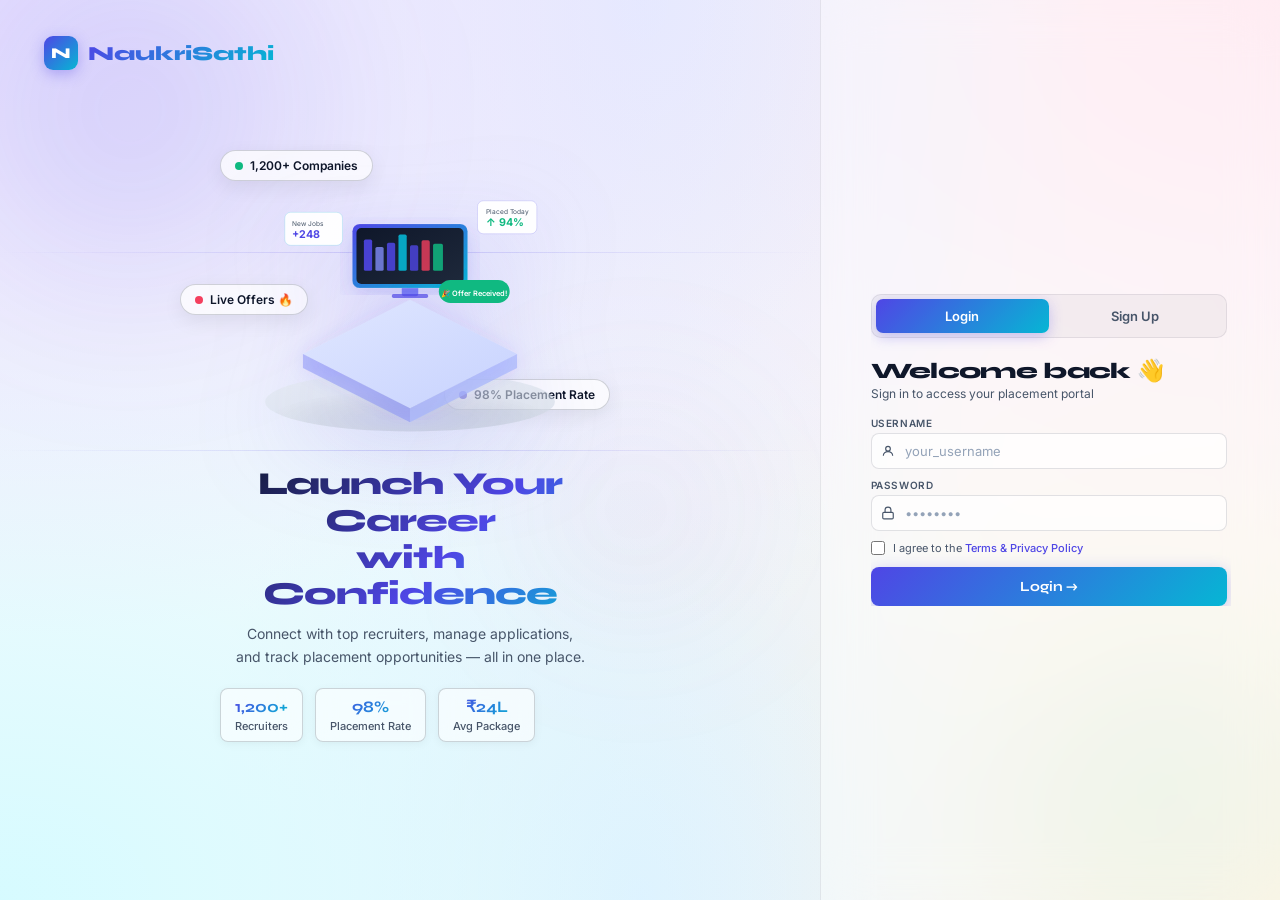
<file: src/main/resources/static/jobDetails.html>
<!DOCTYPE html>
<html lang="en">
<head>
  <meta charset="UTF-8">
  <meta name="viewport" content="width=device-width, initial-scale=1.0">
  <title>Job Details - PlacementPro</title>
  <link rel="stylesheet" href="homepage.css">
</head>
<body>

<!-- NAVBAR -->
<nav class="navbar">
  <div class="navbar-left">
    <a href="homepage.html"><div class="logo">NaukriSathi</div></a>
  </div>

  <ul class="navbar-center">
    <li><a href="homepage.html">Home</a></li>
    <li><a href="profile.html">Profile</a></li>
    <li><a href="appliedJobs.html">Jobs</a></li>
    <li><a href="aiAssistance.html">AI Assistant</a></li>
  </ul>

  <div class="navbar-right">
    <button class="btn-outline">Sign Out</button>
  </div>
</nav>

<!-- CONTENT -->
<div class="job-details-wrapper">

  <!-- MAIN CONTENT -->
  <main class="job-details-main" id="mainJobContent"></main>

  <!-- SIDEBAR -->
  <aside class="job-details-sidebar" id="sidebarJobContent"></aside>

</div>

<!-- FOOTER -->
<footer class="footer">
  <div class="footer-content">
    <div>
      <div class="logo">PlacementPro</div>
      <p>Connecting remarkable students with extraordinary career opportunities globally.</p>
    </div>
    <div>
      <h4>Support & Policies</h4>
      <div class="footer-links">
        <a href="homepage.html">Home</a>
        <a href="#">About</a>
      </div>
    </div>
    <div>
      <h4>Contact</h4>
      <p>+1-123-456-7890</p>
    </div>
  </div>
</footer>

<!-- ✅ YOUR ORIGINAL JS (ONLY UI MAPPING CHANGED, LOGIC SAME) -->
<script>
  const jobId = sessionStorage.getItem("selectedJobId");
if (!jobId) {
  window.location.href = "homepage.html"; // redirect if accessed directly
}

  async function loadJob(){

    const response = await fetch(`https://naukarisathistudentplacementportal.onrender.com/jobs/${jobId}`);
    const job = await response.json();

    // ✅ MAIN CONTENT
    const mainContent = document.getElementById("mainJobContent");

    mainContent.innerHTML = `
      <div class="job-header-hero">
        <img src="${job.companyLogo}">
        <div>
          <h1>${job.jobTitle}</h1>
          <p>${job.companyName || ""}</p>
        </div>
      </div>

      <div class="job-body-section">
        <h2>Job Description</h2>
        <p>${job.jobDescription}</p>
      </div>

      <div class="job-body-section">
        <h2>Skills Required</h2>
        <ul>
          ${job.skills.split(",").map(skill => `<li>${skill.trim()}</li>`).join("")}
        </ul>
      </div>

      <div class="job-body-section">
        <h2>Selection Process</h2>
        <ul>
          <li>Online Coding Assessment</li>
          <li>Technical Interviews</li>
          <li>HR Interview</li>
        </ul>
      </div>
    `;

    // ✅ SIDEBAR CONTENT
    const sidebarContent = document.getElementById("sidebarJobContent");

    sidebarContent.innerHTML = `
      <div class="sidebar-item">
        <div class="sidebar-label">Branch</div>
        <div class="sidebar-value">${job.branch}</div>
      </div>

      <div class="sidebar-item">
        <div class="sidebar-label">Year</div>
        <div class="sidebar-value">${job.year}</div>
      </div>

      <div class="sidebar-item">
        <div class="sidebar-label">Minimum CGPA</div>
        <div class="sidebar-value">${job.cgpa}</div>
      </div>

      <div class="sidebar-item">
        <div class="sidebar-label">Salary</div>
        <div class="sidebar-value">${job.salary}</div>
      </div>

      <button class="btn-primary apply-massive-btn">
        Apply Now
      </button>
    `;
  }

  loadJob();
</script>

</body>
</html>
</file>
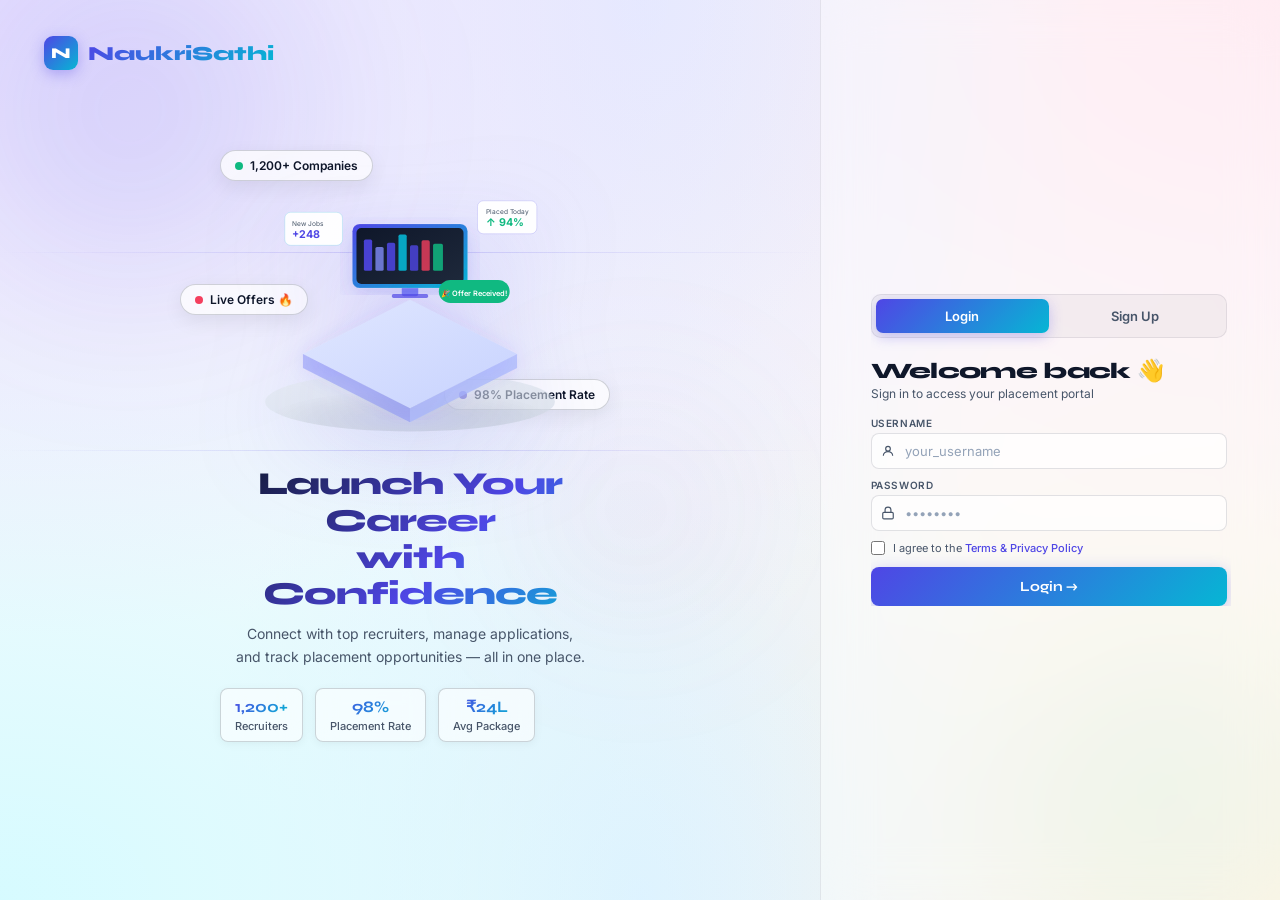
<file: src/main/resources/static/login.html>
<!DOCTYPE html>
<html lang="en">
<head>
  <meta charset="UTF-8" />
  <title>Naukrisathi — Login</title>
  <link rel="preconnect" href="https://fonts.googleapis.com">
  <link href="https://fonts.googleapis.com/css2?family=Inter:wght@400;500;600;700&family=Syne:wght@700;800&display=swap" rel="stylesheet">
  <style>
    :root {
      --text-main:  #0f172a;
      --text-muted: #475569;
      --border:     rgba(15,23,42,0.08);
      --border-h:   rgba(15,23,42,0.18);
      --primary:    linear-gradient(135deg,#4f46e5 0%,#06b6d4 100%);
      --accent:     #4f46e5;
      --accent2:    #06b6d4;
      --card:       rgba(255,255,255,0.55);
      --error:      #e11d48;
      --success:    #059669;
    }

    *,*::before,*::after { box-sizing: border-box; margin: 0; padding: 0; }

    html, body {
      height: 100%;
      font-family: 'Inter', -apple-system, sans-serif;
      color: var(--text-main);
      font-size: 14px;
      -webkit-font-smoothing: antialiased;
      overflow: hidden;
    }

    body {
      background-color: #f8fafc;
      background-image:
        radial-gradient(at 0%   0%,  hsla(253,100%,94%,1) 0, transparent 50%),
        radial-gradient(at 50%  0%,  hsla(225,100%,95%,1) 0, transparent 50%),
        radial-gradient(at 100% 0%,  hsla(339,100%,94%,1) 0, transparent 50%),
        radial-gradient(at 0%  100%, hsla(186,100%,92%,1) 0, transparent 50%),
        radial-gradient(at 50% 100%, hsla(210,100%,94%,1) 0, transparent 50%),
        radial-gradient(at 100%100%, hsla(40, 100%,92%,1) 0, transparent 50%);
      background-attachment: fixed;
    }

    .orb { position:fixed; border-radius:50%; filter:blur(80px); pointer-events:none; z-index:0; animation:orbDrift 12s ease-in-out infinite; }
    .orb1 { width:500px;height:500px;top:-140px;left:-120px; background:radial-gradient(circle,rgba(79,70,229,.18),transparent 70%); }
    .orb2 { width:400px;height:400px;bottom:-100px;right:-80px; background:radial-gradient(circle,rgba(6,182,212,.18),transparent 70%);animation-delay:-6s; }
    .orb3 { width:300px;height:300px;top:40%;left:38%; background:radial-gradient(circle,rgba(236,72,153,.10),transparent 70%);animation-delay:-10s; }
    @keyframes orbDrift { 0%,100%{transform:translate(0,0) scale(1)} 33%{transform:translate(28px,-18px) scale(1.05)} 66%{transform:translate(-18px,22px) scale(0.97)} }

    .particles { position:fixed;inset:0;z-index:1;pointer-events:none; }
    .particle { position:absolute;border-radius:50%;opacity:0;animation:floatUp var(--d) var(--dl) infinite ease-in-out; }
    @keyframes floatUp { 0%{opacity:0;transform:translateY(0) scale(.4)} 20%{opacity:.5} 80%{opacity:.2} 100%{opacity:0;transform:translateY(-110vh) scale(1)} }

    .scene {
      position: relative; z-index: 2;
      display: flex; height: 100vh; width: 100vw;
      overflow: hidden;
    }

    .left-panel {
      flex: 1; display: flex; flex-direction: column;
      align-items: center; justify-content: center;
      padding: 60px 50px; position: relative; overflow: hidden;
    }

    .brand { position:absolute;top:36px;left:44px;display:flex;align-items:center;gap:10px;font-family:'Syne',sans-serif;font-weight:800;font-size:20px; }
    .brand-mark { width:34px;height:34px;border-radius:9px;background:var(--primary);display:flex;align-items:center;justify-content:center;color:#fff;font-size:15px;font-weight:800;box-shadow:0 4px 14px rgba(79,70,229,.35); }
    .brand-name { background:var(--primary);-webkit-background-clip:text;-webkit-text-fill-color:transparent;background-clip:text; }

    .glow-line { position:absolute;height:1px;left:0;right:0;background:linear-gradient(90deg,transparent,rgba(79,70,229,.2),transparent);animation:glowPulse 4s ease-in-out infinite; }
    .glow-line:nth-child(2){top:28%;animation-delay:0s} .glow-line:nth-child(3){bottom:28%;animation-delay:-2s}
    @keyframes glowPulse { 0%,100%{opacity:.25;transform:scaleX(.5)} 50%{opacity:.7;transform:scaleX(1)} }

    .illo-wrap { width:400px;height:280px;perspective:900px;position:relative;animation:floatBob 6s ease-in-out infinite;margin-bottom:28px; }
    @keyframes floatBob { 0%,100%{transform:translateY(0)} 50%{transform:translateY(-16px)} }
    .illo-inner { width:100%;height:100%;transform-style:preserve-3d;animation:isoPan 20s ease-in-out infinite; }
    @keyframes isoPan { 0%,100%{transform:rotateX(18deg) rotateY(-12deg)} 50%{transform:rotateX(16deg) rotateY(12deg)} }
    .illo-svg { width:100%;height:100%;filter:drop-shadow(0 24px 48px rgba(79,70,229,.18)); }

    .badge { position:absolute;background:rgba(255,255,255,0.75);backdrop-filter:blur(14px);-webkit-backdrop-filter:blur(14px);border:1px solid var(--border-h);border-radius:40px;padding:7px 14px;font-size:12px;font-weight:600;display:flex;align-items:center;gap:7px;white-space:nowrap;box-shadow:0 6px 20px rgba(0,0,0,.07);color:var(--text-main); }
    .badge-dot { width:8px;height:8px;border-radius:50%; }
    .badge:nth-child(1){top:-8px;left:10px;animation:badgeBob 3.5s ease-in-out infinite}
    .badge:nth-child(2){bottom:28px;right:0;animation:badgeBob 3.5s ease-in-out infinite;animation-delay:.8s}
    .badge:nth-child(3){top:45%;left:-30px;animation:badgeBob 3.5s ease-in-out infinite;animation-delay:1.8s}
    @keyframes badgeBob { 0%,100%{transform:translateY(0)} 50%{transform:translateY(-7px)} }

    .tagline { text-align:center;max-width:380px; }
    .tagline h1 { font-family:'Syne',sans-serif;font-size:32px;font-weight:800;line-height:1.15;margin-bottom:10px;background:linear-gradient(135deg,#0f172a 0%,#4f46e5 60%,#06b6d4 100%);-webkit-background-clip:text;-webkit-text-fill-color:transparent;background-clip:text;letter-spacing:-0.03em; }
    .tagline p { font-size:14px;color:var(--text-muted);line-height:1.6; }

    .stat-row { display:flex;gap:12px;margin-top:20px; }
    .stat-pill { background:rgba(255,255,255,0.6);backdrop-filter:blur(10px);border:1px solid var(--border-h);border-radius:8px;padding:8px 14px;text-align:center;box-shadow:0 2px 10px rgba(0,0,0,.05); }
    .stat-pill strong { display:block;font-size:16px;font-family:'Syne',sans-serif;background:var(--primary);-webkit-background-clip:text;-webkit-text-fill-color:transparent;background-clip:text; }
    .stat-pill span { font-size:11px;color:var(--text-muted);font-weight:500; }

    .right-panel {
      width: 460px; min-width: 400px;
      display: flex; align-items: center; justify-content: center;
      padding: 24px 36px;
      border-left: 1px solid var(--border);
      background: rgba(255,255,255,0.4);
      backdrop-filter: blur(24px); -webkit-backdrop-filter: blur(24px);
    }

    .form-box {
      width: 100%; max-width: 360px;
      max-height: calc(100vh - 48px);
      overflow-y: auto;
      overflow-x: hidden;
      scrollbar-width: thin;
      scrollbar-color: rgba(79,70,229,.2) transparent;
      padding-right: 4px;
      animation: fadeUp .55s cubic-bezier(.22,1,.36,1) both;
    }
    .form-box::-webkit-scrollbar { width: 4px; }
    .form-box::-webkit-scrollbar-track { background: transparent; }
    .form-box::-webkit-scrollbar-thumb { background: rgba(79,70,229,.2); border-radius: 2px; }
    .form-box.login-mode { overflow: hidden; }

    @keyframes fadeUp { from{opacity:0;transform:translateY(24px)} to{opacity:1;transform:translateY(0)} }

    .tab-track { display:flex;background:rgba(15,23,42,.04);border:1px solid var(--border);border-radius:10px;padding:4px;margin-bottom:20px;position:relative; }
    .tab-pill { position:absolute;top:4px;left:4px;height:calc(100% - 8px);width:calc(50% - 4px);background:var(--primary);border-radius:7px;box-shadow:0 4px 14px rgba(79,70,229,.28);transition:transform .35s cubic-bezier(.34,1.56,.64,1); }
    .tab-pill.right { transform:translateX(100%); }
    .tab { flex:1;text-align:center;padding:9px;cursor:pointer;font-weight:600;font-size:13px;color:var(--text-muted);transition:color .2s;border-radius:7px;position:relative;z-index:1;user-select:none; }
    .tab.active { color:#fff; }

    .form-hd { margin-bottom:16px; }
    .form-hd h2 { font-family:'Syne',sans-serif;font-size:22px;font-weight:800;letter-spacing:-.03em;margin-bottom:2px;color:var(--text-main); }
    .form-hd p { font-size:12px;color:var(--text-muted); }

    .fg { margin-bottom:10px; }
    .fg label { display:block;font-size:10px;font-weight:600;text-transform:uppercase;letter-spacing:.06em;color:var(--text-muted);margin-bottom:4px; }
    .iw { position:relative; }
    .iw svg { position:absolute;left:10px;top:50%;transform:translateY(-50%);width:14px;height:14px;color:var(--text-muted);pointer-events:none;transition:color .2s; }
    .fg input { width:100%;padding:9px 11px 9px 33px;background:rgba(255,255,255,.7);border:1px solid rgba(15,23,42,0.12);border-radius:8px;font-size:13px;font-family:'Inter',sans-serif;color:var(--text-main);outline:none;transition:border-color .2s,box-shadow .2s,background .2s; }
    .fg input::placeholder { color:#94a3b8; }
    .fg input:focus { border-color:var(--accent);background:rgba(79,70,229,.04);box-shadow:0 0 0 3px rgba(79,70,229,.12); }
    .iw:focus-within svg { color:var(--accent); }
    .fg input.invalid { border-color:var(--error);box-shadow:0 0 0 3px rgba(225,29,72,.1); }
    .fg input.valid   { border-color:var(--success); }
    .f-hint { font-size:10px;color:#94a3b8;margin-top:2px;padding-left:2px; }
    .f-err  { font-size:10px;color:var(--error);margin-top:2px;padding-left:2px;display:none; }

    .pwd-strength { display:none;margin-top:6px; }
    .str-bar { height:3px;border-radius:2px;background:rgba(15,23,42,.08);overflow:hidden;margin-bottom:3px; }
    .str-fill { height:100%;width:0%;border-radius:2px;transition:width .4s cubic-bezier(.34,1.56,.64,1),background .3s; }
    .str-lbl { font-size:10px;font-weight:700; }

    .pwd-rules { display:none;flex-direction:column;gap:3px;margin-top:6px;background:rgba(255,255,255,.7);border:1px solid var(--border);border-radius:8px;padding:8px 10px; }
    .pwd-rule { font-size:10px;display:flex;align-items:center;gap:6px;color:#94a3b8;transition:color .2s; }
    .pwd-rule.met { color:var(--success); }
    .pwd-rule::before { content:'○';font-size:9px; }
    .pwd-rule.met::before { content:'●'; }

    #sfWrap {
      display: grid;
      grid-template-rows: 0fr;
      opacity: 0;
      transition: grid-template-rows .42s cubic-bezier(.4,0,.2,1), opacity .3s ease;
    }
    #sfWrap.open { grid-template-rows: 1fr; opacity: 1; }
    #sfInner { overflow: hidden; }

    .fields-grid { display: grid; grid-template-columns: 1fr 1fr; gap: 0 12px; }
    .fields-grid .fg { margin-bottom: 10px; }
    .fields-grid .fg.full { grid-column: 1 / -1; }

    .terms-row { display:flex;align-items:center;gap:8px;margin:10px 0 0;font-size:11px;color:var(--text-muted); }
    .terms-row input[type="checkbox"] { width:14px;height:14px;flex-shrink:0;accent-color:var(--accent);cursor:pointer; }
    .terms-row a { color:var(--accent);font-weight:500;text-decoration:none; }

    #otpSection { display:none;flex-direction:column;gap:7px;margin-top:5px; }
    #otpInput { letter-spacing:.35em;font-size:17px;font-weight:700;text-align:center;padding-left:12px; }

    .btn-primary { width:100%;padding:11px;background:var(--primary);border:none;border-radius:8px;color:#fff;font-family:'Syne',sans-serif;font-size:14px;font-weight:700;cursor:pointer;box-shadow:0 4px 16px rgba(79,70,229,.32);transition:transform .15s,box-shadow .2s,opacity .2s;margin-top:12px;position:relative;overflow:hidden; }
    .btn-primary::after { content:'';position:absolute;inset:0;background:linear-gradient(135deg,rgba(255,255,255,.15),transparent);opacity:0;transition:opacity .2s; }
    .btn-primary:hover { transform:translateY(-2px);box-shadow:0 8px 24px rgba(79,70,229,.42); }
    .btn-primary:hover::after { opacity:1; }
    .btn-primary:active { transform:translateY(0); }
    .btn-primary.loading { opacity:.7;pointer-events:none; }

    .btn-sec { width:100%;padding:10px;background:rgba(255,255,255,.8);border:1px solid var(--border-h);border-radius:8px;color:var(--accent);font-family:'Inter',sans-serif;font-size:13px;font-weight:600;cursor:pointer;transition:border-color .2s,background .2s;margin-top:4px; }
    .btn-sec:hover { border-color:var(--accent);background:rgba(79,70,229,.05); }

    .spin { display:inline-block;width:13px;height:13px;border:2px solid rgba(255,255,255,.35);border-top-color:#fff;border-radius:50%;animation:spinA .7s linear infinite;vertical-align:middle;margin-right:6px; }
    @keyframes spinA { to{transform:rotate(360deg)} }

    @media(max-width:860px) {
      .left-panel { display:none; }
      .right-panel { width:100%;min-width:unset;border:none; }
    }

  /* ── Toast Notifications ── */
  #toast-container {
    position: fixed;
    top: 20px;
    right: 20px;
    z-index: 99999;
    display: flex;
    flex-direction: column;
    gap: 10px;
    pointer-events: none;
    max-width: 360px;
    width: calc(100vw - 40px);
  }
  .toast {
    pointer-events: all;
    display: flex;
    align-items: flex-start;
    gap: 12px;
    padding: 14px 16px 14px 14px;
    border-radius: 12px;
    background: rgba(255, 255, 255, 0.96);
    backdrop-filter: blur(24px);
    -webkit-backdrop-filter: blur(24px);
    border: 1px solid rgba(15, 23, 42, 0.09);
    box-shadow: 0 4px 6px -1px rgba(0,0,0,0.07), 0 12px 32px -4px rgba(0,0,0,0.13), 0 0 0 1px rgba(255,255,255,0.6) inset;
    transform: translateX(110%);
    opacity: 0;
    transition: transform 0.38s cubic-bezier(0.34,1.56,0.64,1), opacity 0.25s ease;
    overflow: hidden;
    position: relative;
    min-width: 0;
  }
  .toast.show { transform: translateX(0); opacity: 1; }
  .toast.hide { transform: translateX(110%); opacity: 0; transition: transform 0.28s ease-in, opacity 0.18s ease-in; }
  .toast-icon { flex-shrink:0; width:34px; height:34px; border-radius:9px; display:flex; align-items:center; justify-content:center; font-size:15px; font-weight:800; }
  .toast-body { flex:1; min-width:0; }
  .toast-title { font-size:13px; font-weight:700; letter-spacing:-0.01em; margin-bottom:2px; line-height:1.3; }
  .toast-msg { font-size:12px; font-weight:400; color:#64748b; line-height:1.5; word-break:break-word; }
  .toast-close { flex-shrink:0; background:none; border:none; cursor:pointer; color:#94a3b8; padding:2px; line-height:1; font-size:19px; transition:color 0.15s; align-self:flex-start; margin-top:-2px; }
  .toast-close:hover { color:#475569; }
  .toast-progress { position:absolute; bottom:0; left:0; height:3px; border-radius:0 0 12px 12px; animation:toastProgress var(--toast-dur,4s) linear forwards; }
  @keyframes toastProgress { from{width:100%} to{width:0%} }
  .toast-success .toast-icon { background:#dcfce7; color:#16a34a; }
  .toast-success .toast-title { color:#15803d; }
  .toast-success .toast-progress { background:linear-gradient(90deg,#16a34a,#4ade80); }
  .toast-error   .toast-icon { background:#fee2e2; color:#dc2626; }
  .toast-error   .toast-title { color:#b91c1c; }
  .toast-error   .toast-progress { background:linear-gradient(90deg,#dc2626,#f87171); }
  .toast-warning .toast-icon { background:#fef3c7; color:#d97706; }
  .toast-warning .toast-title { color:#b45309; }
  .toast-warning .toast-progress { background:linear-gradient(90deg,#d97706,#fbbf24); }
  .toast-info    .toast-icon { background:#e0e7ff; color:#4f46e5; }
  .toast-info    .toast-title { color:#4338ca; }
  .toast-info    .toast-progress { background:linear-gradient(90deg,#4f46e5,#06b6d4); }

  </style>
</head>
<body>
<div id="toast-container"></div>


<div class="orb orb1"></div>
<div class="orb orb2"></div>
<div class="orb orb3"></div>
<div class="particles" id="pts"></div>

<div class="scene">

  <div class="left-panel">
    <div class="glow-line"></div>
    <div class="glow-line"></div>

    <div class="brand">
      <div class="brand-mark">N</div>
      <span class="brand-name">NaukriSathi
</span>
    </div>

    <div class="illo-wrap">
      <div class="badge"><span class="badge-dot" style="background:#10b981"></span><span id="badge-companies">— Companies</span></div>
      <div class="badge"><span class="badge-dot" style="background:#4f46e5"></span><span id="badge-placement">— Placement Rate</span></div>
      <div class="badge"><span class="badge-dot" style="background:#f43f5e"></span><span id="badge-jobs">Live Offers 🔥</span></div>
      <div class="illo-inner">
        <svg class="illo-svg" viewBox="0 0 420 340" xmlns="http://www.w3.org/2000/svg">
          <defs>
            <linearGradient id="gDesk" x1="0%" y1="0%" x2="100%" y2="100%"><stop offset="0%" stop-color="#e0e7ff"/><stop offset="100%" stop-color="#c7d2fe"/></linearGradient>
            <linearGradient id="gMon" x1="0%" y1="0%" x2="100%" y2="100%"><stop offset="0%" stop-color="#4f46e5"/><stop offset="100%" stop-color="#06b6d4"/></linearGradient>
            <linearGradient id="gScreen" x1="0%" y1="0%" x2="100%" y2="100%"><stop offset="0%" stop-color="#0f172a"/><stop offset="100%" stop-color="#1e293b"/></linearGradient>
            <linearGradient id="gFloor" x1="0%" y1="0%" x2="100%" y2="100%"><stop offset="0%" stop-color="#e2e8f0"/><stop offset="100%" stop-color="#cbd5e1"/></linearGradient>
            <radialGradient id="gGlow" cx="50%" cy="80%" r="50%"><stop offset="0%" stop-color="rgba(79,70,229,0.12)"/><stop offset="100%" stop-color="transparent"/></radialGradient>
            <filter id="fShadow"><feDropShadow dx="0" dy="8" stdDeviation="12" flood-color="rgba(79,70,229,0.18)"/></filter>
          </defs>
          <ellipse cx="210" cy="296" rx="176" ry="36" fill="url(#gFloor)" opacity=".6"/>
          <ellipse cx="210" cy="296" rx="176" ry="36" fill="url(#gGlow)"/>
          <path d="M80 238 L210 172 L340 238 L210 304 Z" fill="url(#gDesk)" filter="url(#fShadow)"/>
          <path d="M210 304 L340 238 L340 255 L210 321 Z" fill="#a5b4fc" opacity=".7"/>
          <path d="M80 238 L210 304 L210 321 L80 255 Z" fill="#818cf8" opacity=".5"/>
          <rect x="200" y="148" width="20" height="20" rx="3" fill="#6366f1" opacity=".8"/>
          <rect x="188" y="165" width="44" height="5" rx="2" fill="#4f46e5" opacity=".7"/>
          <rect x="140" y="80" width="140" height="78" rx="9" fill="url(#gMon)" filter="url(#fShadow)"/>
          <rect x="145" y="85" width="130" height="68" rx="6" fill="url(#gScreen)"/>
          <rect x="154" y="99" width="10" height="38" rx="2" fill="#4f46e5" opacity=".9"/>
          <rect x="168" y="108" width="10" height="29" rx="2" fill="#818cf8" opacity=".8"/>
          <rect x="182" y="103" width="10" height="34" rx="2" fill="#4f46e5" opacity=".85"/>
          <rect x="196" y="93"  width="10" height="44" rx="2" fill="#06b6d4" opacity=".9"/>
          <rect x="210" y="106" width="10" height="31" rx="2" fill="#4f46e5" opacity=".8"/>
          <rect x="224" y="100" width="10" height="37" rx="2" fill="#f43f5e" opacity=".8"/>
          <rect x="238" y="104" width="12" height="33" rx="2" fill="#10b981" opacity=".85"/>
          <rect x="140" y="80" width="140" height="78" rx="9" fill="none" stroke="rgba(255,255,255,0.2)" stroke-width="1"/>
          <rect x="292" y="52" width="72" height="40" rx="7" fill="rgba(255,255,255,0.92)" stroke="rgba(79,70,229,.2)" stroke-width="1"/>
          <text x="302" y="68" font-family="Inter" font-size="8" fill="#475569">Placed Today</text>
          <text x="302" y="82" font-family="Inter" font-size="13" font-weight="700" fill="#10b981">↑ 94%</text>
          <rect x="58" y="66" width="70" height="40" rx="7" fill="rgba(255,255,255,0.92)" stroke="rgba(6,182,212,.2)" stroke-width="1"/>
          <text x="67" y="82" font-family="Inter" font-size="8" fill="#475569">New Jobs</text>
          <text x="67" y="97" font-family="Inter" font-size="13" font-weight="700" fill="#4f46e5">+248</text>
          <rect x="245" y="148" width="86" height="28" rx="14" fill="#10b981"/>
          <text x="288" y="167" font-family="Inter" font-size="9" font-weight="600" fill="#fff" text-anchor="middle">🎉 Offer Received!</text>
        </svg>
      </div>
    </div>

    <div class="tagline">
      <h1>Launch Your Career<br/>with Confidence</h1>
      <p>Connect with top recruiters, manage applications,<br/>and track placement opportunities — all in one place.</p>
      <div class="stat-row">
        <div class="stat-pill">
          <strong id="stat-recruiters">—</strong>
          <span>Recruiters</span>
        </div>
        <div class="stat-pill">
          <strong id="stat-placement">—</strong>
          <span>Placement Rate</span>
        </div>
        <div class="stat-pill">
          <strong id="stat-package">—</strong>
          <span>Avg Package</span>
        </div>
      </div>
    </div>
  </div>

  <div class="right-panel">
    <div class="form-box login-mode" id="formBox">

      <div class="tab-track">
        <div class="tab-pill" id="tabPill"></div>
        <div class="tab active" id="loginTab" role="tab" tabindex="0"
             onclick="showTab('Login')"
             onkeydown="if(event.key==='Enter'||event.key===' ')showTab('Login')">Login</div>
        <div class="tab" id="signupTab" role="tab" tabindex="0"
             onclick="showTab('SignUp')"
             onkeydown="if(event.key==='Enter'||event.key===' ')showTab('SignUp')">Sign Up</div>
      </div>

      <div class="form-hd">
        <h2 id="formTitle">Welcome back 👋</h2>
        <p  id="formSub">Sign in to access your placement portal</p>
      </div>

      <form id="loginForm" novalidate>

        <div id="sfWrap">
          <div id="sfInner">
            <div class="fields-grid">

              <div class="fg">
                <label>Full Name</label>
                <div class="iw">
                  <svg viewBox="0 0 24 24" fill="none" stroke="currentColor" stroke-width="2"><circle cx="12" cy="8" r="4"/><path d="M4 20c0-4 3.6-7 8-7s8 3 8 7"/></svg>
                  <input type="text" id="name" placeholder="Jane Smith"/>
                </div>
              </div>

              <div class="fg">
                <label>College ID</label>
                <div class="iw">
                  <svg viewBox="0 0 24 24" fill="none" stroke="currentColor" stroke-width="2"><rect x="3" y="4" width="18" height="16" rx="2"/><path d="M8 4v16M16 4v16"/></svg>
                  <input type="text" id="college-id" placeholder="CS2024001"/>
                </div>
              </div>

              <div class="fg full">
                <label>MU Enrollment No.</label>
                <div class="iw">
                  <svg viewBox="0 0 24 24" fill="none" stroke="currentColor" stroke-width="2"><path d="M4 7h16M4 12h16M4 17h10"/></svg>
                  <input type="text" id="mu-enroll-no" placeholder="MU0341120240199116" maxlength="20" oninput="validateMU(this)"/>
                </div>
                <div class="f-hint">Format: MU + exactly 16 digits</div>
                <div class="f-err" id="mu-error">Must start with "MU" followed by 16 digits.</div>
              </div>

              <div class="fg">
                <label>ABC ID</label>
                <div class="iw">
                  <svg viewBox="0 0 24 24" fill="none" stroke="currentColor" stroke-width="2"><rect x="2" y="5" width="20" height="14" rx="2"/><path d="M2 10h20"/></svg>
                  <input type="text" id="abc-id" placeholder="578785817252" maxlength="14" oninput="validateABC(this)"/>
                </div>
                <div class="f-hint">12-digit numeric ID</div>
                <div class="f-err" id="abc-error">Must be exactly 12 digits.</div>
              </div>

              <div class="fg">
                <label>Contact No.</label>
                <div class="iw">
                  <svg viewBox="0 0 24 24" fill="none" stroke="currentColor" stroke-width="2"><path d="M22 16.92v3a2 2 0 01-2.18 2A19.79 19.79 0 013.09 4.18 2 2 0 015 2h3a2 2 0 012 1.72c.127.96.361 1.903.7 2.81a2 2 0 01-.45 2.11L9.09 9.91a16 16 0 006.99 7l1.27-1.27a2 2 0 012.11-.45c.907.339 1.85.573 2.81.7A2 2 0 0122 17z"/></svg>
                  <input type="tel" id="contact" placeholder="9876543210" maxlength="10" oninput="this.value=this.value.replace(/\D/g,'')"/>
                </div>
              </div>

              <div class="fg full">
                <label>Email</label>
                <div class="iw">
                  <svg viewBox="0 0 24 24" fill="none" stroke="currentColor" stroke-width="2"><rect x="2" y="4" width="20" height="16" rx="2"/><path d="m2 7 10 7 10-7"/></svg>
                  <input type="email" id="email" placeholder="jane@university.edu"/>
                </div>
              </div>

            </div>
          </div>
        </div>

        <div class="fg">
          <label>Username</label>
          <div class="iw">
            <svg viewBox="0 0 24 24" fill="none" stroke="currentColor" stroke-width="2"><circle cx="12" cy="8" r="4"/><path d="M4 20c0-4 3.6-7 8-7s8 3 8 7"/></svg>
            <input type="text" id="username" placeholder="your_username" required/>
          </div>
        </div>

        <div class="fg">
          <label>Password</label>
          <div class="iw">
            <svg viewBox="0 0 24 24" fill="none" stroke="currentColor" stroke-width="2"><rect x="3" y="11" width="18" height="11" rx="2"/><path d="M7 11V7a5 5 0 0110 0v4"/></svg>
            <input type="password" id="password" placeholder="••••••••" required oninput="checkPassword(this)"/>
          </div>
          <div class="pwd-strength" id="strengthMeter">
            <div class="str-bar"><div class="str-fill" id="strengthFill"></div></div>
            <span class="str-lbl" id="strengthLabel"></span>
          </div>
          <div class="pwd-rules" id="pwdRules">
            <div class="pwd-rule" id="rule-len">At least 8 characters</div>
            <div class="pwd-rule" id="rule-upper">One uppercase letter (A–Z)</div>
            <div class="pwd-rule" id="rule-lower">One lowercase letter (a–z)</div>
            <div class="pwd-rule" id="rule-digit">One digit (0–9)</div>
            <div class="pwd-rule" id="rule-special">One special character (!@#$…)</div>
          </div>
        </div>

        <div class="terms-row">
          <input type="checkbox" id="termsCheckbox" required/>
          <label for="termsCheckbox">I agree to the <a href="#">Terms &amp; Privacy Policy</a></label>
        </div>

        <div id="otpSection">
          <div class="fg" style="margin-top:4px">
            <label>One-Time Password</label>
            <div class="iw">
              <svg viewBox="0 0 24 24" fill="none" stroke="currentColor" stroke-width="2"><path d="M12 22s8-4 8-10V5l-8-3-8 3v7c0 6 8 10 8 10z"/></svg>
              <input type="text" id="otpInput" placeholder="000000" maxlength="6"/>
            </div>
          </div>
          <button type="button" id="verifyOtpBtn" class="btn-sec">Verify OTP →</button>
        </div>

        <button id="submitBtn" type="submit" class="btn-primary">Login →</button>

      </form>
    </div>
  </div>
</div>

<script>
  (function(){
    const c=document.getElementById('pts');
    const cols=['#4f46e5','#06b6d4','#f43f5e','#10b981','#8b5cf6','#f59e0b'];
    for(let i=0;i<30;i++){
      const p=document.createElement('div');p.className='particle';
      const s=Math.random()*4+2;
      p.style.cssText=`width:${s}px;height:${s}px;left:${Math.random()*100}%;bottom:${Math.random()*15}%;background:${cols[Math.floor(Math.random()*cols.length)]};--d:${7+Math.random()*9}s;--dl:${Math.random()*8}s;`;
      c.appendChild(p);
    }
  })();

  const MU_REGEX  = /^MU\d{16}$/;
  const ABC_REGEX = /^\d{12}$/;
  const PWD_RULES = {
    len:     {re:/.{8,}/,                                     id:'rule-len'    },
    upper:   {re:/[A-Z]/,                                     id:'rule-upper'  },
    lower:   {re:/[a-z]/,                                     id:'rule-lower'  },
    digit:   {re:/\d/,                                        id:'rule-digit'  },
    special: {re:/[!@#$%^&*()\-_=+\[\]{};':"\\|,.<>\/?`~]/,  id:'rule-special'}
  };

  let currentTab = 'Login';

  function showTab(tab){
    currentTab = tab;
    const isSignup = tab === 'SignUp';
    document.getElementById('tabPill').classList.toggle('right', isSignup);
    document.getElementById('loginTab').classList.toggle('active', !isSignup);
    document.getElementById('signupTab').classList.toggle('active',  isSignup);
    document.getElementById('formTitle').textContent = isSignup ? 'Create Account ✨' : 'Welcome back 👋';
    document.getElementById('formSub').textContent   = isSignup ? 'Fill in your details to get started' : 'Sign in to access your placement portal';
    document.getElementById('submitBtn').textContent = isSignup ? 'Create Account →' : 'Login →';
    document.getElementById('sfWrap').classList.toggle('open', isSignup);
    document.getElementById('strengthMeter').style.display = isSignup ? 'block' : 'none';
    document.getElementById('pwdRules').style.display      = isSignup ? 'flex'  : 'none';
    document.getElementById('password').className = '';
    document.getElementById('otpSection').style.display = 'none';
    document.getElementById('submitBtn').style.display  = 'block';
    document.getElementById('otpInput').value = '';
    const fb = document.getElementById('formBox');
    if(isSignup){ fb.classList.remove('login-mode'); } else { fb.classList.add('login-mode'); fb.scrollTop = 0; }
  }

  function validateMU(input){
    const v=input.value.trim(),err=document.getElementById('mu-error');
    if(!v){input.className='';err.style.display='none';return}
    const ok=MU_REGEX.test(v);
    input.className=ok?'valid':'invalid';
    err.style.display=ok?'none':'block';
  }

  function validateABC(input){
    input.value=input.value.replace(/\D/g,'');
    const v=input.value.trim(),err=document.getElementById('abc-error');
    if(!v){input.className='';err.style.display='none';return}
    const ok=ABC_REGEX.test(v);
    input.className=ok?'valid':'invalid';
    err.style.display=ok?'none':'block';
  }

  function checkPassword(input){
    if(currentTab!=='SignUp')return;
    const val=input.value;let score=0;
    for(const [,r] of Object.entries(PWD_RULES)){
      const met=r.re.test(val);
      document.getElementById(r.id).classList.toggle('met',met);
      if(met)score++;
    }
    const fill=document.getElementById('strengthFill');
    const lbl =document.getElementById('strengthLabel');
    fill.style.width=(score/5*100)+'%';
    const lvls=['','Very Weak','Weak','Fair','Strong','Very Strong'];
    const clrs=['','#e11d48','#f97316','#eab308','#22c55e','#059669'];
    fill.style.background=clrs[score];
    lbl.textContent=lvls[score];lbl.style.color=clrs[score];
    input.className=score===5?'valid':(val?'invalid':'');
  }

  function isPasswordValid(p){return Object.values(PWD_RULES).every(r=>r.re.test(p))}

  function setLoading(btn,on,label){
    if(on){btn.classList.add('loading');btn.innerHTML=`<span class="spin"></span>${label}`}
    else  {btn.classList.remove('loading');btn.textContent=label+' →'}
  }

  document.getElementById('loginForm').addEventListener('submit', async function(e){
    e.preventDefault();
    const btn=document.getElementById('submitBtn');
    if(currentTab==='SignUp'){
      const muVal =document.getElementById('mu-enroll-no').value.trim();
      const abcVal=document.getElementById('abc-id').value.trim();
      const pwdVal=document.getElementById('password').value;
      if(!MU_REGEX.test(muVal)){toast('Invalid MU Enrollment Number. Format: MU followed by 16 digits','error');return}
      if(!ABC_REGEX.test(abcVal)){toast('Invalid ABC ID. Must be exactly 12 digits','error');return}
      if(!isPasswordValid(pwdVal)){toast('Password does not meet all requirements.','error');return}
      const user={name:document.getElementById('name').value,collegeid:document.getElementById('college-id').value,muenrollmentid:muVal,abcid:abcVal,email:document.getElementById('email').value,contact:document.getElementById('contact').value,username:document.getElementById('username').value,password:pwdVal};
      setLoading(btn,true,'Creating Account…');
      try{
        const res=await fetch('https://naukarisathistudentplacementportal.onrender.com/register',{method:'POST',headers:{'Content-Type':'application/json'},body:JSON.stringify(user)});
        const text=await res.text();
        toast(text);
        if(text.toLowerCase().includes('otp')){
          document.getElementById('otpSection').style.display='flex';
          document.getElementById('submitBtn').style.display='none';
        }
      }catch(err){toast('Server not running. Please try again.','error');console.error(err)}
      finally{setLoading(btn,false,'Create Account')}
    }else{
      const loginData={username:document.getElementById('username').value,password:document.getElementById('password').value};
      setLoading(btn,true,'Signing In…');
      try{
        const res=await fetch('https://naukarisathistudentplacementportal.onrender.com/login',{method:'POST',headers:{'Content-Type':'application/json'},body:JSON.stringify(loginData)});
        const data=await res.json();
        if(data.status==='Login success'){
          localStorage.setItem('userId',data.userId);
          localStorage.setItem('username',data.username);
          toast('Login successful! Redirecting…','success');
          setTimeout(()=>{ window.location.href='homepage.html'; }, 1200);
        }else{toast(data.status,'error')}
      }catch(err){toast('Server not running. Please try again.','error');console.error(err)}
      finally{setLoading(btn,false,'Login')}
    }
  });

  document.getElementById('verifyOtpBtn').addEventListener('click', async function(){
    const username=document.getElementById('username').value;
    const otp=document.getElementById('otpInput').value;
    this.textContent='Verifying…';
    try{
      const res=await fetch('https://naukarisathistudentplacementportal.onrender.com/verify-otp',{method:'POST',headers:{'Content-Type':'application/json'},body:JSON.stringify({username,otp})});
      const text=await res.text();
      if(text.trim()==='ACCOUNT_DELETED'){
        toast('Too many wrong attempts. Please register again.','error');
        document.getElementById('otpSection').style.display='none';
        document.getElementById('loginForm').reset();
        showTab('SignUp');
      } else if(text.includes('Invalid OTP')){
        toast(text,'error');
      } else if(text.includes('Successfully')){
        toast('Email Verified Successfully!','success');
        document.getElementById('otpSection').style.display='none';
        document.getElementById('submitBtn').style.display='block';
        showTab('Login');
      } else {
        toast(text);
      }
    }catch(err){toast('Error verifying OTP. Please try again.','error');console.error(err)}
    finally{this.textContent='Verify OTP →'}
  });
</script>
<script>

  /* ── Toast JS ── */
  (function(){
    var ICONS  = {success:'✓', error:'✕', warning:'⚠', info:'ℹ'};
    var TITLES = {success:'Success', error:'Error', warning:'Warning', info:'Notice'};
    function dismiss(el){
      clearTimeout(el._tt);
      el.classList.remove('show');
      el.classList.add('hide');
      setTimeout(function(){if(el.parentNode)el.parentNode.removeChild(el);}, 320);
    }
    window.toast = function(message, type, duration){
      message = (message||'').toString();
      if(!type){
        if(/\u274C|[Ee]rror|[Ff]ail(ed)?|[Ii]nvalid|[Ww]rong|[Dd]en(ied)?|down|[Cc]annot|not run/i.test(message)) type='error';
        else if(/\u2705|\u1F389|[Ss]uccess(ful)?|[Vv]erif|[Aa]dded|[Ss]aved|[Dd]elet|[Uu]pdat|[Pp]lac|[Cc]reat/i.test(message)) type='success';
        else if(/\u26A0|[Ww]arn|[Cc]aution/i.test(message)) type='warning';
        else type='info';
      }
      duration = duration || (type==='error' ? 5500 : 4200);
      var clean = message
        .replace(/^[\u{274C}\u{2705}\u{26A0}\u{2139}\u{1F389}\u{1F525}\u{1F4A1}\u{1F916}\u{1F4CA}\u{1F9E0}\u{1F680}]+\s*/u,'')
        .replace(/\n/g,'<br>');
      var c = document.getElementById('toast-container');
      if(!c) return;
      var el = document.createElement('div');
      el.className = 'toast toast-' + type;
      el.style.setProperty('--toast-dur', duration+'ms');
      el.innerHTML =
        '<div class="toast-icon">'+ICONS[type]+'</div>'+
        '<div class="toast-body">'+
          '<div class="toast-title">'+TITLES[type]+'</div>'+
          '<div class="toast-msg">'+clean+'</div>'+
        '</div>'+
        '<button class="toast-close" aria-label="Dismiss">\xd7</button>'+
        '<div class="toast-progress"></div>';
      c.appendChild(el);
      requestAnimationFrame(function(){
        requestAnimationFrame(function(){ el.classList.add('show'); });
      });
      el.querySelector('.toast-close').addEventListener('click', function(){ dismiss(el); });
      el._tt = setTimeout(function(){ dismiss(el); }, duration);
      el.addEventListener('mouseenter', function(){
        clearTimeout(el._tt);
        var p=el.querySelector('.toast-progress');
        if(p) p.style.animationPlayState='paused';
      });
      el.addEventListener('mouseleave', function(){
        var p=el.querySelector('.toast-progress');
        if(p) p.style.animationPlayState='running';
        el._tt=setTimeout(function(){ dismiss(el); }, 1800);
      });
    };
  })();
</script>

<script>
  (async function loadStats() {
    try {
      const res = await fetch('https://naukarisathistudentplacementportal.onrender.com/stats');
      if (!res.ok) throw new Error();
      const d = await res.json();

      // stat pills
      document.getElementById('stat-recruiters').textContent =
        d.recruiters > 0 ? d.recruiters + '+' : '1,200+';
      document.getElementById('stat-placement').textContent =
        d.placementRate > 0 ? Math.round(d.placementRate) + '%' : '98%';
      document.getElementById('stat-package').textContent =
        d.avgPackage > 0 ? '₹' + Math.round(d.avgPackage) + 'L' : '₹24L';

      // floating badges
      document.getElementById('badge-companies').textContent =
        (d.recruiters > 0 ? d.recruiters + '+' : '1,200+') + ' Companies';
      document.getElementById('badge-placement').textContent =
        (d.placementRate > 0 ? Math.round(d.placementRate) + '%' : '98%') + ' Placement Rate';

    } catch (e) {
      // fallbacks
      document.getElementById('stat-recruiters').textContent = '1,200+';
      document.getElementById('stat-placement').textContent  = '98%';
      document.getElementById('stat-package').textContent    = '₹24L';

      document.getElementById('badge-companies').textContent = '1,200+ Companies';
      document.getElementById('badge-placement').textContent = '98% Placement Rate';
    }
  })();
</script>
</body>
</html>
</file>
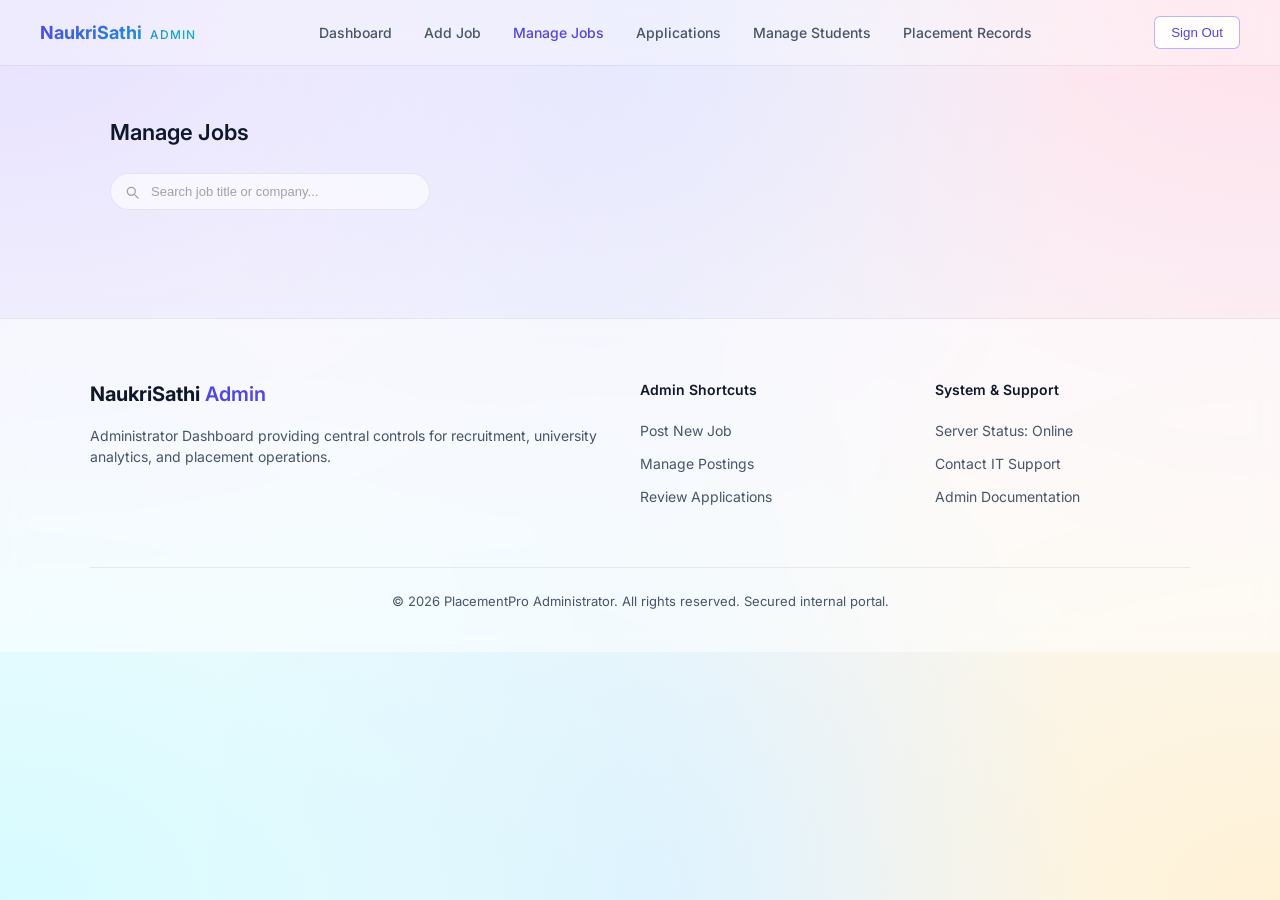
<file: src/main/resources/static/ManageJobs-Admin.html>
<!DOCTYPE html>
<html lang="en">
<head>
    <meta charset="UTF-8">
    <meta name="viewport" content="width=device-width, initial-scale=1.0">
    <title>Manage Jobs - Admin PlacementPro</title>
    <style>
        @import url('https://fonts.googleapis.com/css2?family=Inter:wght@400;500;600&display=swap');
        :root { --text-main: #0f172a; --text-muted: #475569; --border: rgba(15, 23, 42, 0.08); --primary-gradient: linear-gradient(135deg, #4f46e5 0%, #06b6d4 100%); --primary-text: #ffffff; --card-bg: rgba(255, 255, 255, 0.5); }
        * { margin: 0; padding: 0; box-sizing: border-box; }
        body { font-family: 'Inter', sans-serif; color: var(--text-main); line-height: 1.5; font-size: 14px; background-color: #f8fafc; background-image: radial-gradient(at 0% 0%, hsla(253, 100%, 94%, 1) 0, transparent 50%), radial-gradient(at 50% 0%, hsla(225, 100%, 95%, 1) 0, transparent 50%), radial-gradient(at 100% 0%, hsla(339, 100%, 94%, 1) 0, transparent 50%), radial-gradient(at 0% 100%, hsla(186, 100%, 92%, 1) 0, transparent 50%), radial-gradient(at 50% 100%, hsla(210, 100%, 94%, 1) 0, transparent 50%), radial-gradient(at 100% 100%, hsla(40, 100%, 92%, 1) 0, transparent 50%); background-attachment: fixed; }
        h2, h3, h4 { font-weight: 600; color: var(--text-main); }
        a { text-decoration: none; color: inherit; transition: color 0.2s; }
        @keyframes fadeUp { 0%  { opacity: 0; transform: translateY(20px); } 100%{ opacity: 1; transform: translateY(0); } }
        .navbar { position: sticky; top: 0; z-index: 50; display: flex; justify-content: space-between; align-items: center; padding: 16px 40px; background: rgba(255,255,255,0.3); backdrop-filter: blur(20px); border-bottom: 1px solid var(--border); }
        .navbar-left .logo { font-size: 18px; font-weight: 700; background: var(--primary-gradient); -webkit-background-clip: text; background-clip: text; -webkit-text-fill-color: transparent; }
        .navbar-center { display: flex; gap: 32px; list-style: none; }
        .navbar-center li { font-size: 14px; color: var(--text-muted); font-weight: 500; }
        .navbar-center li a { color: var(--text-muted); }
        .navbar-center li a:hover, .navbar-center li a.active { color: #4f46e5; }
        .btn-outline { background: rgba(255,255,255,0.9); color: #4f46e5; border: 1px solid rgba(79,70,229,0.4); padding: 8px 16px; border-radius: 6px; font-weight: 500; cursor: pointer; transition: 0.2s; }
        .btn-outline:hover { background: #f8fafc; border-color: #4f46e5; }
        .container { max-width: 1100px; margin: 50px auto; padding: 0 20px; animation: fadeUp 0.6s forwards; }
        .page-header { display: flex; justify-content: space-between; align-items: center; margin-bottom: 24px; }
        .page-header h2 { font-size: 22px; font-weight: 600; }
        .search-wrapper { position: relative; width: 320px; margin-bottom: 28px; }
        .search-wrapper input { width: 100%; padding: 10px 16px 10px 40px; border-radius: 20px; border: 1px solid var(--border); background: rgba(255,255,255,0.6); font-size: 13px; color: #71717a; outline: none; transition: 0.2s; }
        .search-wrapper input:focus { border-color: #4f46e5; box-shadow: 0 0 0 3px rgba(79,70,229,0.1); background: #fff; }
        .search-wrapper input::placeholder { color: #a1a1aa; }
        .search-wrapper svg { position: absolute; left: 14px; top: 50%; transform: translateY(-50%); width: 16px; height: 16px; fill: #a1a1aa; }
        .jobs-grid { display: grid; grid-template-columns: repeat(auto-fill, minmax(320px, 1fr)); gap: 20px; }
        .job-card { background: var(--card-bg); backdrop-filter: blur(20px); border: 1px solid var(--border); border-left: 4px solid #4f46e5; border-radius: 12px; padding: 22px; box-shadow: 0 2px 12px rgba(0,0,0,0.04); transition: transform 0.2s, box-shadow 0.2s; }
        .job-card:hover { transform: translateY(-4px); box-shadow: 0 8px 24px rgba(79,70,229,0.12); }
        .job-title { font-size: 16px; font-weight: 600; margin-bottom: 4px; }
        .job-company { color: var(--text-muted); font-size: 13px; margin-bottom: 12px; }
        .job-info { font-size: 13px; color: var(--text-muted); margin-bottom: 6px; }
        .job-status { font-weight: 600; font-size: 13px; margin-top: 8px; }
        .status-active { color: #16a34a; }
        .status-closed { color: #dc2626; }
        .job-actions { margin-top: 16px; display: flex; flex-wrap: wrap; gap: 8px; }
        .action-btn { padding: 6px 12px; border: none; border-radius: 6px; cursor: pointer; font-size: 12px; font-weight: 500; transition: 0.15s; }
        .action-btn:hover { opacity: 0.85; transform: translateY(-1px); }
        .view-btn   { background: rgba(22,163,74,0.1);  color: #16a34a;  border: 1px solid rgba(22,163,74,0.25); }
        .edit-btn   { background: rgba(37,99,235,0.1);  color: #2563eb;  border: 1px solid rgba(37,99,235,0.25); }
        .close-btn  { background: rgba(234,88,12,0.1);  color: #ea580c;  border: 1px solid rgba(234,88,12,0.25); }
        .delete-btn { background: rgba(220,38,38,0.1);  color: #dc2626;  border: 1px solid rgba(220,38,38,0.25); }
        .popup-overlay { display: none; position: fixed; top: 0; left: 0; width: 100%; height: 100%; background: rgba(0,0,0,0.4); backdrop-filter: blur(4px); overflow-y: auto; padding: 40px 0; z-index: 100; }
        .popup-box { background: #fff; width: 500px; margin: auto; padding: 32px; border-radius: 14px; box-shadow: 0 20px 60px rgba(0,0,0,0.15); max-height: 90vh; overflow-y: auto; }
        .popup-box h3 { font-size: 18px; font-weight: 600; margin-bottom: 20px; background: var(--primary-gradient); -webkit-background-clip: text; background-clip: text; -webkit-text-fill-color: transparent; }
        .popup-box label { display: block; font-size: 12px; font-weight: 600; color: var(--text-muted); text-transform: uppercase; letter-spacing: 0.5px; margin-top: 14px; margin-bottom: 4px; }
        .popup-box input { width: 100%; padding: 9px 12px; border: 1px solid var(--border); border-radius: 6px; font-size: 14px; color: var(--text-main); background: #f8fafc; outline: none; transition: 0.2s; }
        .popup-box input:focus { border-color: #4f46e5; box-shadow: 0 0 0 3px rgba(79,70,229,0.1); background: #fff; }
        .popup-actions { display: flex; gap: 10px; margin-top: 24px; }
        .save-btn { background: var(--primary-gradient); color: #fff; padding: 9px 20px; border: none; border-radius: 6px; font-weight: 600; cursor: pointer; transition: 0.2s; }
        .save-btn:hover { opacity: 0.9; transform: translateY(-1px); }
        .cancel-btn { background: #f1f5f9; color: var(--text-muted); padding: 9px 20px; border: none; border-radius: 6px; font-weight: 500; cursor: pointer; transition: 0.2s; }
        .cancel-btn:hover { background: #e2e8f0; }
        .footer { border-top: 1px solid var(--border); padding: 60px 20px 40px; margin-top: 80px; background: rgba(255,255,255,0.5); backdrop-filter: blur(10px); }
        .footer-content { max-width: 1100px; margin: 0 auto; display: grid; grid-template-columns: 2fr 1fr 1fr; gap: 40px; margin-bottom: 60px; }
        .footer .logo-text { font-size: 20px; font-weight: 700; color: #0f172a; margin-bottom: 16px; }
        .footer .logo-text span { font-weight: 600; color: #4f46e5; }
        .footer p, .footer-links a { color: var(--text-muted); font-size: 14px; }
        .footer h4 { font-size: 14px; margin-bottom: 20px; font-weight: 600; }
        .footer-links { display: flex; flex-direction: column; gap: 12px; }
        .footer-links a:hover { color: #4f46e5; }
        .footer-bottom { text-align: center; color: var(--text-muted); border-top: 1px solid var(--border); max-width: 1100px; margin: 0 auto; padding-top: 24px; font-size: 13px; }

  /* ── Toast Notifications ── */
  #toast-container {
    position: fixed;
    top: 20px;
    right: 20px;
    z-index: 99999;
    display: flex;
    flex-direction: column;
    gap: 10px;
    pointer-events: none;
    max-width: 360px;
    width: calc(100vw - 40px);
  }
  .toast {
    pointer-events: all;
    display: flex;
    align-items: flex-start;
    gap: 12px;
    padding: 14px 16px 14px 14px;
    border-radius: 12px;
    background: rgba(255, 255, 255, 0.96);
    backdrop-filter: blur(24px);
    -webkit-backdrop-filter: blur(24px);
    border: 1px solid rgba(15, 23, 42, 0.09);
    box-shadow: 0 4px 6px -1px rgba(0,0,0,0.07), 0 12px 32px -4px rgba(0,0,0,0.13), 0 0 0 1px rgba(255,255,255,0.6) inset;
    transform: translateX(110%);
    opacity: 0;
    transition: transform 0.38s cubic-bezier(0.34,1.56,0.64,1), opacity 0.25s ease;
    overflow: hidden;
    position: relative;
    min-width: 0;
  }
  .toast.show { transform: translateX(0); opacity: 1; }
  .toast.hide { transform: translateX(110%); opacity: 0; transition: transform 0.28s ease-in, opacity 0.18s ease-in; }
  .toast-icon { flex-shrink:0; width:34px; height:34px; border-radius:9px; display:flex; align-items:center; justify-content:center; font-size:15px; font-weight:800; }
  .toast-body { flex:1; min-width:0; }
  .toast-title { font-size:13px; font-weight:700; letter-spacing:-0.01em; margin-bottom:2px; line-height:1.3; }
  .toast-msg { font-size:12px; font-weight:400; color:#64748b; line-height:1.5; word-break:break-word; }
  .toast-close { flex-shrink:0; background:none; border:none; cursor:pointer; color:#94a3b8; padding:2px; line-height:1; font-size:19px; transition:color 0.15s; align-self:flex-start; margin-top:-2px; }
  .toast-close:hover { color:#475569; }
  .toast-progress { position:absolute; bottom:0; left:0; height:3px; border-radius:0 0 12px 12px; animation:toastProgress var(--toast-dur,4s) linear forwards; }
  @keyframes toastProgress { from{width:100%} to{width:0%} }
  .toast-success .toast-icon { background:#dcfce7; color:#16a34a; }
  .toast-success .toast-title { color:#15803d; }
  .toast-success .toast-progress { background:linear-gradient(90deg,#16a34a,#4ade80); }
  .toast-error   .toast-icon { background:#fee2e2; color:#dc2626; }
  .toast-error   .toast-title { color:#b91c1c; }
  .toast-error   .toast-progress { background:linear-gradient(90deg,#dc2626,#f87171); }
  .toast-warning .toast-icon { background:#fef3c7; color:#d97706; }
  .toast-warning .toast-title { color:#b45309; }
  .toast-warning .toast-progress { background:linear-gradient(90deg,#d97706,#fbbf24); }
  .toast-info    .toast-icon { background:#e0e7ff; color:#4f46e5; }
  .toast-info    .toast-title { color:#4338ca; }
  .toast-info    .toast-progress { background:linear-gradient(90deg,#4f46e5,#06b6d4); }

    </style>
</head>
<body>
<div id="toast-container"></div>


<nav class="navbar">
    <div class="navbar-left">
        <div class="logo">NaukriSathi<span style="font-size:12px;font-weight:500;color:#4f46e5;text-transform:uppercase;margin-left:8px;letter-spacing:1px;">Admin</span></div>
    </div>
    <ul class="navbar-center">
        <li><a href="Dashboard-Admin.html">Dashboard</a></li>
        <li><a href="AddJobs-Admin.html">Add Job</a></li>
        <li><a href="ManageJobs-Admin.html" class="active">Manage Jobs</a></li>
        <li><a href="Applications-Admin.html">Applications</a></li>
        <li><a href="ManageStudents-Admin.html">Manage Students</a></li>
        <li><a href="PlacementRecords-Admin.html">Placement Records</a></li>
    </ul>
    <div class="navbar-right"><button class="btn-outline">Sign Out</button></div>
</nav>

<div class="container">
    <div class="page-header"><h2>Manage Jobs</h2></div>
    <div class="search-wrapper">
        <svg xmlns="http://www.w3.org/2000/svg" viewBox="0 0 24 24"><path d="M21 21l-4.35-4.35M17 11A6 6 0 1 1 5 11a6 6 0 0 1 12 0z" stroke="#a1a1aa" stroke-width="2" fill="none" stroke-linecap="round" stroke-linejoin="round"/></svg>
        <input type="text" id="searchJob" placeholder="Search job title or company...">
    </div>
    <div id="jobsTable" class="jobs-grid"></div>
</div>

<footer class="footer">
    <div class="footer-content">
        <div><div class="logo-text">NaukriSathi <span>Admin</span></div><p>Administrator Dashboard providing central controls for recruitment, university analytics, and placement operations.</p></div>
        <div><h4>Admin Shortcuts</h4><div class="footer-links"><a href="AddJobs-Admin.html">Post New Job</a><a href="ManageJobs-Admin.html">Manage Postings</a><a href="Applications-Admin.html">Review Applications</a></div></div>
        <div><h4>System &amp; Support</h4><div class="footer-links"><a href="#">Server Status: Online</a><a href="#">Contact IT Support</a><a href="#">Admin Documentation</a></div></div>
    </div>
    <div class="footer-bottom">&copy; 2026 PlacementPro Administrator. All rights reserved. Secured internal portal.</div>
</footer>

<div id="editPopup" class="popup-overlay">
    <div class="popup-box">
        <h3>Edit Job</h3>
        <input type="hidden" id="editJobId">
        <label>Job Title</label><input type="text" id="editTitle">
        <label>Job Description</label><input type="text" id="editdescription">
        <label>Job Category</label><input type="text" id="editCategory">
        <label>Salary</label><input type="text" id="editSalary">
        <label>CGPA</label><input type="number" id="editCgpa">
        <label>Year</label><input type="number" id="edityear">
        <label>Branch</label><input type="text" id="editBranch">
        <label>Skills</label><input type="text" id="editSkills">
        <div class="popup-actions">
            <button onclick="saveEdit()" class="save-btn">Save Changes</button>
            <button onclick="closePopup()" class="cancel-btn">Cancel</button>
        </div>
    </div>
</div>

<script>
    const API = "https://naukarisathistudentplacementportal.onrender.com/jobs";

    function loadJobs() {
      fetch(API + "/all")
        .then(res => res.json())
        .then(data => {
          const table = document.getElementById("jobsTable");
          table.innerHTML = "";
          data.forEach(job => {
            table.innerHTML += `
              <div class="job-card">
                <div class="job-title">${job.jobTitle}</div>
                <div class="job-company">${job.companyName}</div>
                <div class="job-info">📅 Posted: ${job.createdDate ?? "-"}</div>
                <div class="job-info">👨‍🎓 Applicants: ${job.applicants ?? 0}</div>
                <div class="job-status ${job.status === "Active" ? "status-active" : "status-closed"}">Status: ${job.status}</div>
                <div class="job-actions">
                  <button class="action-btn view-btn" onclick="viewApplicants(${job.id})">Applicants</button>
                  <button class="action-btn edit-btn" onclick="editJob(${job.id})">Edit</button>
                  ${job.status === "Active"
                    ? `<button class="action-btn close-btn" onclick="closeJob(${job.id})">Close</button>`
                    : `<button class="action-btn edit-btn" onclick="activateJob(${job.id})">Activate</button>`
                  }
                  <button class="action-btn delete-btn" onclick="deleteJob(${job.id})">Delete</button>
                </div>
              </div>`;
          });
        });
    }

    function deleteJob(id) {
      if (confirm("Delete this job?")) {
        fetch(API + "/delete/" + id, { method: "DELETE" })
          .then(() => { toast("Job deleted successfully.", "success"); loadJobs(); });
      }
    }

    function closeJob(id) {
      fetch(API + "/close/" + id, { method: "PUT" })
        .then(res => res.json())
        .then(() => { toast("Job closed.", "info"); loadJobs(); });
    }

    function editJob(id) {
      fetch(API + "/" + id)
        .then(res => res.json())
        .then(job => {
          document.getElementById("editPopup").style.display = "block";
          document.getElementById("editJobId").value       = job.id;
          document.getElementById("editTitle").value       = job.jobTitle;
          document.getElementById("editdescription").value = job.jobDescription;
          document.getElementById("editCategory").value    = job.jobCategory;
          document.getElementById("editSalary").value      = job.salary;
          document.getElementById("editCgpa").value        = job.cgpa;
          document.getElementById("edityear").value        = job.year;
          document.getElementById("editBranch").value      = job.branch;
          document.getElementById("editSkills").value      = job.skills;
        });
    }

    function viewApplicants(id) { window.location.href = "Applications-Admin.html?jobId=" + id; }

    function saveEdit() {
      const id = document.getElementById("editJobId").value;
      const job = {
        jobTitle:       document.getElementById("editTitle").value,
        jobCategory:    document.getElementById("editCategory").value,
        jobDescription: document.getElementById("editdescription").value,
        salary:         document.getElementById("editSalary").value,
        cgpa:           document.getElementById("editCgpa").value,
        year:           document.getElementById("edityear").value,
        branch:         document.getElementById("editBranch").value,
        skills:         document.getElementById("editSkills").value
      };
      fetch(API + "/update/" + id, { method: "PUT", headers: { "Content-Type": "application/json" }, body: JSON.stringify(job) })
      .then(res => res.json())
      .then(() => { toast("Job updated successfully!", "success"); closePopup(); loadJobs(); });
    }

    function closePopup() { document.getElementById("editPopup").style.display = "none"; }

    function activateJob(id) {
      fetch(API + "/activate/" + id, { method: "PUT" })
        .then(res => res.json())
        .then(() => { toast("Job activated successfully!", "success"); loadJobs(); });
    }

    loadJobs();
</script>
<script>

    /* ── Toast JS ── */
    (function(){
      var ICONS  = {success:'✓', error:'✕', warning:'⚠', info:'ℹ'};
      var TITLES = {success:'Success', error:'Error', warning:'Warning', info:'Notice'};
      function dismiss(el){
        clearTimeout(el._tt);
        el.classList.remove('show');
        el.classList.add('hide');
        setTimeout(function(){if(el.parentNode)el.parentNode.removeChild(el);}, 320);
      }
      window.toast = function(message, type, duration){
        message = (message||'').toString();
        if(!type){
          if(/\u274C|[Ee]rror|[Ff]ail(ed)?|[Ii]nvalid|[Ww]rong|[Dd]en(ied)?|down|[Cc]annot|not run/i.test(message)) type='error';
          else if(/\u2705|\u1F389|[Ss]uccess(ful)?|[Vv]erif|[Aa]dded|[Ss]aved|[Dd]elet|[Uu]pdat|[Pp]lac|[Cc]reat/i.test(message)) type='success';
          else if(/\u26A0|[Ww]arn|[Cc]aution/i.test(message)) type='warning';
          else type='info';
        }
        duration = duration || (type==='error' ? 5500 : 4200);
        var clean = message
          .replace(/^[\u{274C}\u{2705}\u{26A0}\u{2139}\u{1F389}\u{1F525}\u{1F4A1}\u{1F916}\u{1F4CA}\u{1F9E0}\u{1F680}]+\s*/u,'')
          .replace(/\n/g,'<br>');
        var c = document.getElementById('toast-container');
        if(!c) return;
        var el = document.createElement('div');
        el.className = 'toast toast-' + type;
        el.style.setProperty('--toast-dur', duration+'ms');
        el.innerHTML =
          '<div class="toast-icon">'+ICONS[type]+'</div>'+
          '<div class="toast-body">'+
            '<div class="toast-title">'+TITLES[type]+'</div>'+
            '<div class="toast-msg">'+clean+'</div>'+
          '</div>'+
          '<button class="toast-close" aria-label="Dismiss">\xd7</button>'+
          '<div class="toast-progress"></div>';
        c.appendChild(el);
        requestAnimationFrame(function(){
          requestAnimationFrame(function(){ el.classList.add('show'); });
        });
        el.querySelector('.toast-close').addEventListener('click', function(){ dismiss(el); });
        el._tt = setTimeout(function(){ dismiss(el); }, duration);
        el.addEventListener('mouseenter', function(){
          clearTimeout(el._tt);
          var p=el.querySelector('.toast-progress');
          if(p) p.style.animationPlayState='paused';
        });
        el.addEventListener('mouseleave', function(){
          var p=el.querySelector('.toast-progress');
          if(p) p.style.animationPlayState='running';
          el._tt=setTimeout(function(){ dismiss(el); }, 1800);
        });
      };
    })();

</script>
</body>
</html>
</file>
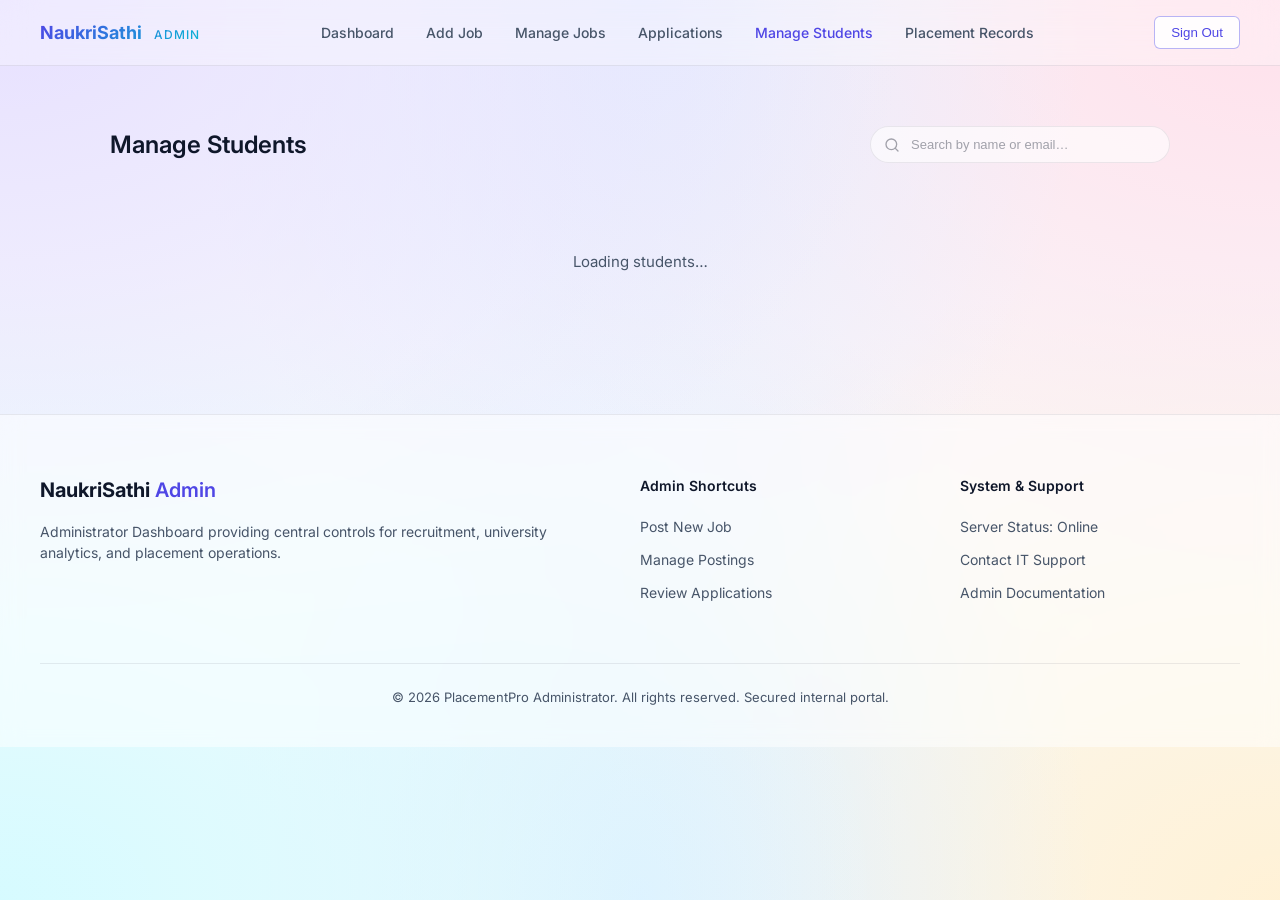
<file: src/main/resources/static/ManageStudents-Admin.html>
<!DOCTYPE html>
<html lang="en">
<head>
    <meta charset="UTF-8">
    <meta name="viewport" content="width=device-width, initial-scale=1.0">
    <title>Manage Students - Admin PlacementPro</title>
    <style>
        @import url('https://fonts.googleapis.com/css2?family=Inter:wght@400;500;600&display=swap');
        :root { --text-main: #0f172a; --text-muted: #475569; --border: rgba(15, 23, 42, 0.08); --primary-gradient: linear-gradient(135deg, #4f46e5 0%, #06b6d4 100%); --primary-text: #ffffff; --card-bg: rgba(255, 255, 255, 0.5); }
        * { margin: 0; padding: 0; box-sizing: border-box; }
        body { font-family: 'Inter', sans-serif; color: var(--text-main); line-height: 1.5; font-size: 14px; background-color: #f8fafc; background-image: radial-gradient(at 0% 0%, hsla(253, 100%, 94%, 1) 0, transparent 50%), radial-gradient(at 50% 0%, hsla(225, 100%, 95%, 1) 0, transparent 50%), radial-gradient(at 100% 0%, hsla(339, 100%, 94%, 1) 0, transparent 50%), radial-gradient(at 0% 100%, hsla(186, 100%, 92%, 1) 0, transparent 50%), radial-gradient(at 50% 100%, hsla(210, 100%, 94%, 1) 0, transparent 50%), radial-gradient(at 100% 100%, hsla(40, 100%, 92%, 1) 0, transparent 50%); background-attachment: fixed; }
        h2, h3, h4 { font-weight: 600; color: var(--text-main); }
        a { text-decoration: none; color: inherit; transition: color 0.2s; }
        @keyframes fadeUp { 0% { opacity: 0; transform: translateY(20px); } 100% { opacity: 1; transform: translateY(0); } }
        .navbar { position: sticky; top: 0; z-index: 50; display: flex; justify-content: space-between; align-items: center; padding: 16px 40px; background: rgba(255, 255, 255, 0.3); backdrop-filter: blur(20px); border-bottom: 1px solid var(--border); }
        .navbar-left .logo { font-size: 18px; font-weight: 700; background: var(--primary-gradient); -webkit-background-clip: text; background-clip: text; -webkit-text-fill-color: transparent; }
        .navbar-center { display: flex; gap: 32px; list-style: none; }
        .navbar-center li { font-size: 14px; color: var(--text-muted); font-weight: 500; }
        .navbar-center li a { color: var(--text-muted); }
        .navbar-center li a:hover, .navbar-center li a.active { color: #4f46e5; }
        .btn-outline { background: rgba(255, 255, 255, 0.9); color: #4f46e5; border: 1px solid rgba(79, 70, 229, 0.4); padding: 8px 16px; border-radius: 6px; font-weight: 500; cursor: pointer; transition: 0.2s; }
        .btn-outline:hover { background: #f8fafc; border-color: #4f46e5; }
        .profile-wrapper { max-width: 1100px; margin: 60px auto; padding: 0 20px; animation: fadeUp 0.6s forwards; }
        .admin-page-header { display: flex; justify-content: space-between; align-items: center; margin-bottom: 28px; }
        .admin-page-header h2 { font-size: 24px; }
        .search-wrapper { position: relative; width: 300px; }
        .search-wrapper input { width: 100%; padding: 10px 16px 10px 40px; border-radius: 20px; border: 1px solid var(--border); background: rgba(255, 255, 255, 0.6); font-size: 13px; color: #71717a; outline: none; transition: 0.2s; }
        .search-wrapper input:focus { border-color: #4f46e5; box-shadow: 0 0 0 3px rgba(79, 70, 229, 0.1); background: #fff; }
        .search-wrapper input::placeholder { color: #a1a1aa; }
        .search-wrapper svg { position: absolute; left: 14px; top: 50%; transform: translateY(-50%); width: 16px; height: 16px; fill: none; stroke: #a1a1aa; stroke-width: 2; stroke-linecap: round; stroke-linejoin: round; pointer-events: none; }
        .students-grid { display: grid; grid-template-columns: repeat(auto-fill, minmax(300px, 1fr)); gap: 20px; }
        .student-card { background: var(--card-bg); backdrop-filter: blur(20px); border: 1px solid var(--border); border-radius: 12px; padding: 24px; box-shadow: 0 2px 12px rgba(0, 0, 0, 0.04); transition: transform 0.2s, box-shadow 0.2s; cursor: pointer; }
        .student-card:hover { transform: translateY(-3px); box-shadow: 0 8px 24px rgba(79, 70, 229, 0.1); }
        .student-name { font-size: 16px; font-weight: 600; margin-bottom: 4px; }
        .student-email { font-size: 13px; color: var(--text-muted); margin-bottom: 14px; }
        .student-info-grid { display: grid; grid-template-columns: 1fr 1fr; gap: 8px; margin-bottom: 16px; }
        .info-item { background: rgba(15, 23, 42, 0.03); border-radius: 8px; padding: 8px 12px; }
        .info-label { font-size: 10px; text-transform: uppercase; letter-spacing: 0.5px; color: var(--text-muted); font-weight: 600; margin-bottom: 2px; }
        .info-value { font-size: 13px; font-weight: 500; color: var(--text-main); }
        .card-actions { display: flex; justify-content: space-between; gap: 10px; margin-top: 4px; }
        .view-btn { flex: 1; background: var(--primary-gradient); color: white; border: none; padding: 8px 12px; border-radius: 8px; cursor: pointer; font-size: 13px; font-weight: 500; transition: 0.2s; }
        .view-btn:hover { opacity: 0.85; }
        .delete-btn { flex: 1; background: rgba(239, 68, 68, 0.08); color: #ef4444; border: 1px solid rgba(239, 68, 68, 0.2); padding: 8px 12px; border-radius: 8px; cursor: pointer; font-size: 13px; font-weight: 500; transition: 0.2s; }
        .delete-btn:hover { background: rgba(239, 68, 68, 0.15); border-color: #ef4444; }
        .state-msg { text-align: center; color: var(--text-muted); padding: 60px 0; font-size: 15px; grid-column: 1 / -1; }
        .footer { border-top: 1px solid var(--border); padding: 60px 20px 40px; margin-top: 80px; background: rgba(255, 255, 255, 0.5); backdrop-filter: blur(10px); }
        .footer-content { max-width: 1200px; margin: 0 auto; display: grid; grid-template-columns: 2fr 1fr 1fr; gap: 40px; margin-bottom: 60px; }
        .footer .logo { font-size: 18px; font-weight: 700; margin-bottom: 16px; }
        .footer p, .footer-links a { color: var(--text-muted); font-size: 14px; }
        .footer h4 { font-size: 14px; margin-bottom: 20px; font-weight: 600; }
        .footer-links { display: flex; flex-direction: column; gap: 12px; }
        .footer-bottom { text-align: center; color: var(--text-muted); border-top: 1px solid var(--border); max-width: 1200px; margin: 0 auto; padding-top: 24px; font-size: 13px; }

  /* ── Toast Notifications ── */
  #toast-container {
    position: fixed;
    top: 20px;
    right: 20px;
    z-index: 99999;
    display: flex;
    flex-direction: column;
    gap: 10px;
    pointer-events: none;
    max-width: 360px;
    width: calc(100vw - 40px);
  }
  .toast {
    pointer-events: all;
    display: flex;
    align-items: flex-start;
    gap: 12px;
    padding: 14px 16px 14px 14px;
    border-radius: 12px;
    background: rgba(255, 255, 255, 0.96);
    backdrop-filter: blur(24px);
    -webkit-backdrop-filter: blur(24px);
    border: 1px solid rgba(15, 23, 42, 0.09);
    box-shadow: 0 4px 6px -1px rgba(0,0,0,0.07), 0 12px 32px -4px rgba(0,0,0,0.13), 0 0 0 1px rgba(255,255,255,0.6) inset;
    transform: translateX(110%);
    opacity: 0;
    transition: transform 0.38s cubic-bezier(0.34,1.56,0.64,1), opacity 0.25s ease;
    overflow: hidden;
    position: relative;
    min-width: 0;
  }
  .toast.show { transform: translateX(0); opacity: 1; }
  .toast.hide { transform: translateX(110%); opacity: 0; transition: transform 0.28s ease-in, opacity 0.18s ease-in; }
  .toast-icon { flex-shrink:0; width:34px; height:34px; border-radius:9px; display:flex; align-items:center; justify-content:center; font-size:15px; font-weight:800; }
  .toast-body { flex:1; min-width:0; }
  .toast-title { font-size:13px; font-weight:700; letter-spacing:-0.01em; margin-bottom:2px; line-height:1.3; }
  .toast-msg { font-size:12px; font-weight:400; color:#64748b; line-height:1.5; word-break:break-word; }
  .toast-close { flex-shrink:0; background:none; border:none; cursor:pointer; color:#94a3b8; padding:2px; line-height:1; font-size:19px; transition:color 0.15s; align-self:flex-start; margin-top:-2px; }
  .toast-close:hover { color:#475569; }
  .toast-progress { position:absolute; bottom:0; left:0; height:3px; border-radius:0 0 12px 12px; animation:toastProgress var(--toast-dur,4s) linear forwards; }
  @keyframes toastProgress { from{width:100%} to{width:0%} }
  .toast-success .toast-icon { background:#dcfce7; color:#16a34a; }
  .toast-success .toast-title { color:#15803d; }
  .toast-success .toast-progress { background:linear-gradient(90deg,#16a34a,#4ade80); }
  .toast-error   .toast-icon { background:#fee2e2; color:#dc2626; }
  .toast-error   .toast-title { color:#b91c1c; }
  .toast-error   .toast-progress { background:linear-gradient(90deg,#dc2626,#f87171); }
  .toast-warning .toast-icon { background:#fef3c7; color:#d97706; }
  .toast-warning .toast-title { color:#b45309; }
  .toast-warning .toast-progress { background:linear-gradient(90deg,#d97706,#fbbf24); }
  .toast-info    .toast-icon { background:#e0e7ff; color:#4f46e5; }
  .toast-info    .toast-title { color:#4338ca; }
  .toast-info    .toast-progress { background:linear-gradient(90deg,#4f46e5,#06b6d4); }

    </style>
</head>
<body>
<div id="toast-container"></div>


<nav class="navbar">
    <div class="navbar-left">
        <div class="logo">NaukriSathi <span style="font-size:12px;font-weight:500;color:#4f46e5;text-transform:uppercase;margin-left:8px;letter-spacing:1px;">Admin</span></div>
    </div>
    <ul class="navbar-center">
        <li><a href="Dashboard-Admin.html">Dashboard</a></li>
        <li><a href="AddJobs-Admin.html">Add Job</a></li>
        <li><a href="ManageJobs-Admin.html">Manage Jobs</a></li>
        <li><a href="Applications-Admin.html">Applications</a></li>
        <li><a href="ManageStudents-Admin.html" class="active">Manage Students</a></li>
        <li><a href="PlacementRecords-Admin.html">Placement Records</a></li>
    </ul>
    <div class="navbar-right"><button class="btn-outline signout-btn">Sign Out</button></div>
</nav>

<div class="profile-wrapper">
    <div class="admin-page-header">
        <h2>Manage Students</h2>
        <div class="search-wrapper">
            <svg viewBox="0 0 24 24" xmlns="http://www.w3.org/2000/svg"><circle cx="11" cy="11" r="8"/><line x1="21" y1="21" x2="16.65" y2="16.65"/></svg>
            <input type="text" id="searchInput" placeholder="Search by name or email…" oninput="filterStudents()" />
        </div>
    </div>
    <div id="studentsTable" class="students-grid"><p class="state-msg">Loading students…</p></div>
</div>

<footer class="footer">
    <div class="footer-content">
        <div><div class="logo" style="font-size:20px;font-weight:700;color:#0f172a;margin-bottom:16px;">NaukriSathi <span style="font-weight:600;color:#4f46e5;">Admin</span></div><p>Administrator Dashboard providing central controls for recruitment, university analytics, and placement operations.</p></div>
        <div><h4>Admin Shortcuts</h4><div class="footer-links"><a href="AddJobs-Admin.html">Post New Job</a><a href="ManageJobs-Admin.html">Manage Postings</a><a href="Applications-Admin.html">Review Applications</a></div></div>
        <div><h4>System &amp; Support</h4><div class="footer-links"><a href="#">Server Status: Online</a><a href="#">Contact IT Support</a><a href="#">Admin Documentation</a></div></div>
    </div>
    <div class="footer-bottom">&copy; 2026 PlacementPro Administrator. All rights reserved. Secured internal portal.</div>
</footer>

<script>
    if (!localStorage.getItem("adminId")) {
      toast("Please login first", "warning");
      setTimeout(()=>{ window.location.href = "AdminLogin.html"; }, 1500);
    }

    let allStudents = [];

    fetch("https://naukarisathistudentplacementportal.onrender.com/admin/students/all")
      .then(res => res.json())
      .then(data => {
        allStudents = data;
        renderStudents(allStudents);
      })
      .catch(() => {
        document.getElementById("studentsTable").innerHTML = '<p class="state-msg">Failed to load students. Please try again.</p>';
        toast("Failed to load students. Server may be down.", "error");
      });
function renderStudents(students) {
    const container = document.getElementById("studentsTable");
    container.innerHTML = "";
    if (!students.length) { container.innerHTML = '<p class="state-msg">No students found.</p>'; return; }
    students.forEach(student => {
        const card = document.createElement("div");
        card.className = "student-card";
        card.onclick = () => viewStudent(student.userId);
        card.innerHTML = `
            <div class="student-name">${student.name}</div>
            <div class="student-email">${student.email}</div>
            <div class="student-info-grid">
                <div class="info-item"><div class="info-label">Branch</div><div class="info-value">${student.branch || "—"}</div></div>
                <div class="info-item"><div class="info-label">Year</div><div class="info-value">${student.year || "—"}</div></div>
                <div class="info-item" style="grid-column: 1 / -1;"><div class="info-label">CGPA</div><div class="info-value">${student.cgpa || "—"}</div></div>
            </div>
            <div class="card-actions">
                <button class="view-btn" onclick="event.stopPropagation(); viewResume(${student.userId})">View Resume</button>
                <button class="delete-btn" onclick="deleteStudent(${student.userId}); event.stopPropagation();">Delete</button>
            </div>`;
        container.appendChild(card);
    });
}

    function filterStudents() {
      const q = document.getElementById("searchInput").value.toLowerCase();
      const filtered = allStudents.filter(s =>
        (s.name && s.name.toLowerCase().includes(q)) ||
        (s.email && s.email.toLowerCase().includes(q))
      );
      renderStudents(filtered);
    }

    function deleteStudent(id) {
      if (!confirm("Delete this student?")) return;
      const staffId = localStorage.getItem("staffId");
      fetch(`https://naukarisathistudentplacementportal.onrender.com/admin/students/delete/${id}/${staffId}`, { method: "DELETE" })
        .then(res => res.text())
        .then(msg => { toast(msg, "success"); setTimeout(()=>location.reload(), 1500); });
    }

    function viewStudent(id) { window.location.href = "StudentDetails-Admin.html?userId=" + id; }
    function viewResume(userId) {
    fetch("https://naukarisathistudentplacementportal.onrender.com/resume/view", {
        method: "POST",
        headers: { "Content-Type": "application/json" },
        body: JSON.stringify({ userId: userId })
    })
    .then(res => {
        if (!res.ok) { toast("Resume not found.", "error"); throw new Error(); }
        return res.blob();
    })
    .then(blob => {
        const url = URL.createObjectURL(blob);
        window.open(url); // No userId in address bar
    })
    .catch(() => toast("Could not load resume.", "error"));
}

// ✅ Hide userId from URL — store in sessionStorage instead
function viewStudent(id) {
    sessionStorage.setItem("viewStudentId", id);
    window.location.href = "StudentDetails-Admin.html";
}


</script>
<script>

    /* ── Toast JS ── */
    (function(){
      var ICONS  = {success:'✓', error:'✕', warning:'⚠', info:'ℹ'};
      var TITLES = {success:'Success', error:'Error', warning:'Warning', info:'Notice'};
      function dismiss(el){
        clearTimeout(el._tt);
        el.classList.remove('show');
        el.classList.add('hide');
        setTimeout(function(){if(el.parentNode)el.parentNode.removeChild(el);}, 320);
      }
      window.toast = function(message, type, duration){
        message = (message||'').toString();
        if(!type){
          if(/\u274C|[Ee]rror|[Ff]ail(ed)?|[Ii]nvalid|[Ww]rong|[Dd]en(ied)?|down|[Cc]annot|not run/i.test(message)) type='error';
          else if(/\u2705|\u1F389|[Ss]uccess(ful)?|[Vv]erif|[Aa]dded|[Ss]aved|[Dd]elet|[Uu]pdat|[Pp]lac|[Cc]reat/i.test(message)) type='success';
          else if(/\u26A0|[Ww]arn|[Cc]aution/i.test(message)) type='warning';
          else type='info';
        }
        duration = duration || (type==='error' ? 5500 : 4200);
        var clean = message
          .replace(/^[\u{274C}\u{2705}\u{26A0}\u{2139}\u{1F389}\u{1F525}\u{1F4A1}\u{1F916}\u{1F4CA}\u{1F9E0}\u{1F680}]+\s*/u,'')
          .replace(/\n/g,'<br>');
        var c = document.getElementById('toast-container');
        if(!c) return;
        var el = document.createElement('div');
        el.className = 'toast toast-' + type;
        el.style.setProperty('--toast-dur', duration+'ms');
        el.innerHTML =
          '<div class="toast-icon">'+ICONS[type]+'</div>'+
          '<div class="toast-body">'+
            '<div class="toast-title">'+TITLES[type]+'</div>'+
            '<div class="toast-msg">'+clean+'</div>'+
          '</div>'+
          '<button class="toast-close" aria-label="Dismiss">\xd7</button>'+
          '<div class="toast-progress"></div>';
        c.appendChild(el);
        requestAnimationFrame(function(){
          requestAnimationFrame(function(){ el.classList.add('show'); });
        });
        el.querySelector('.toast-close').addEventListener('click', function(){ dismiss(el); });
        el._tt = setTimeout(function(){ dismiss(el); }, duration);
        el.addEventListener('mouseenter', function(){
          clearTimeout(el._tt);
          var p=el.querySelector('.toast-progress');
          if(p) p.style.animationPlayState='paused';
        });
        el.addEventListener('mouseleave', function(){
          var p=el.querySelector('.toast-progress');
          if(p) p.style.animationPlayState='running';
          el._tt=setTimeout(function(){ dismiss(el); }, 1800);
        });
      };
    })();

</script>
</body>
</html>
</file>
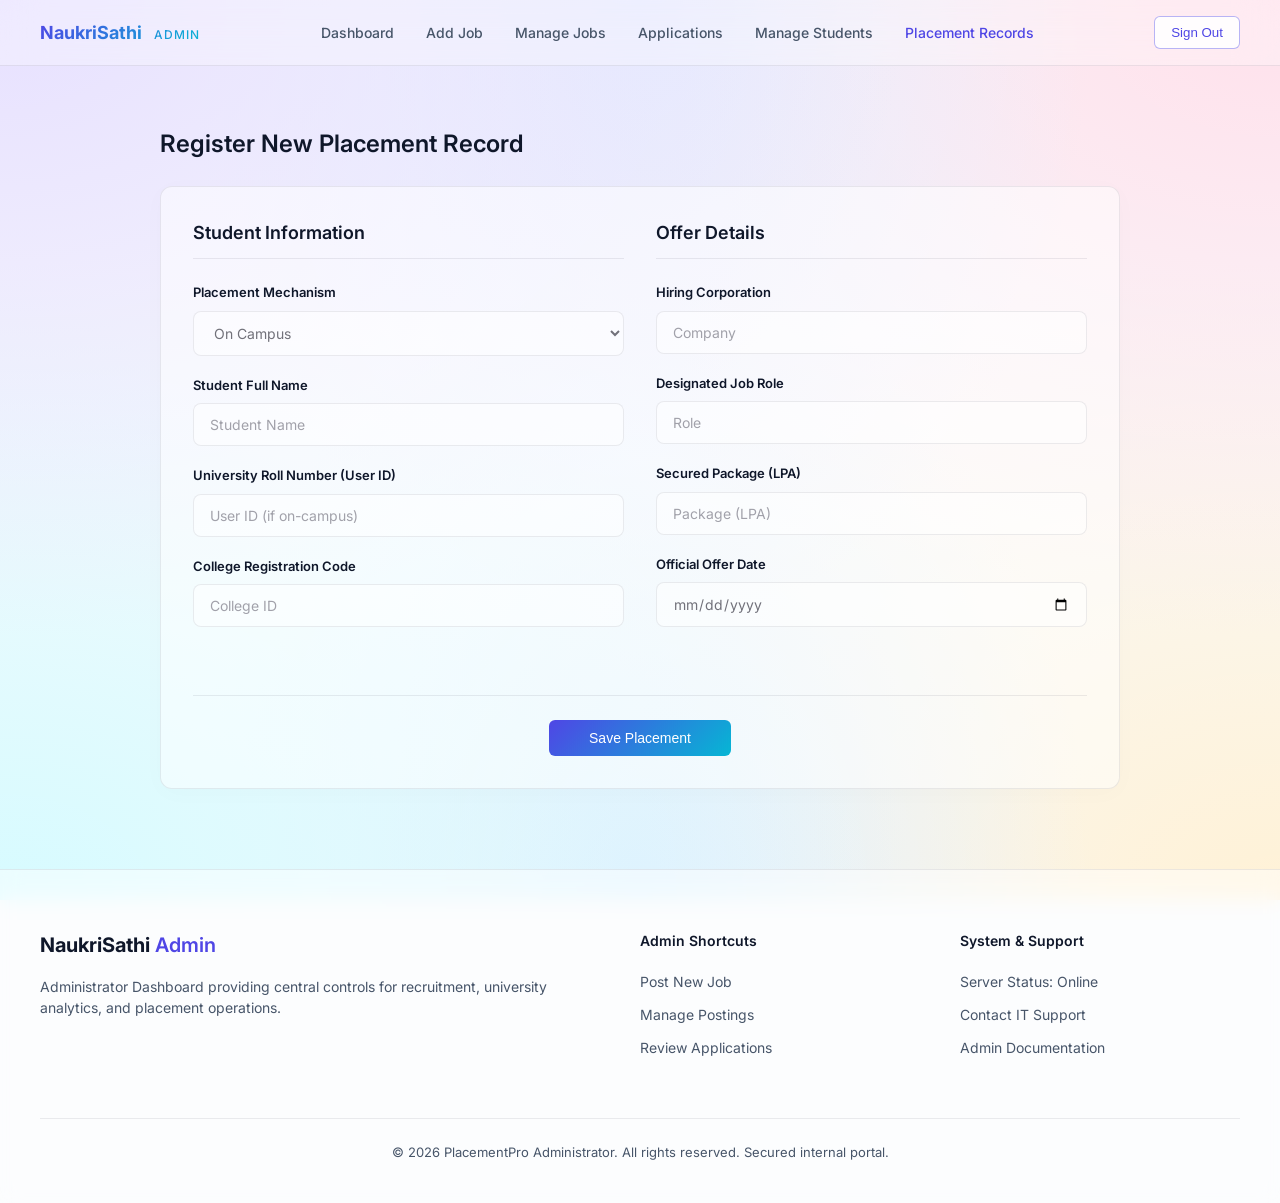
<file: src/main/resources/static/PlacementRecords-Admin.html>
<!DOCTYPE html>
<html lang="en">
<head>
    <meta charset="UTF-8">
    <meta name="viewport" content="width=device-width, initial-scale=1.0">
    <title>Add Placement Record - Admin PlacementPro</title>
    <style>
        @import url('https://fonts.googleapis.com/css2?family=Inter:wght@400;500;600&display=swap');
        :root { --text-main: #0f172a; --text-muted: #475569; --border: rgba(15, 23, 42, 0.08); --primary-gradient: linear-gradient(135deg, #4f46e5 0%, #06b6d4 100%); --primary-text: #ffffff; --card-bg: rgba(255, 255, 255, 0.5); }
        * { margin: 0; padding: 0; box-sizing: border-box; }
        body { font-family: 'Inter', sans-serif; color: var(--text-main); line-height: 1.5; font-size: 14px; background-color: #f8fafc; background-image: radial-gradient(at 0% 0%, hsla(253, 100%, 94%, 1) 0, transparent 50%), radial-gradient(at 50% 0%, hsla(225, 100%, 95%, 1) 0, transparent 50%), radial-gradient(at 100% 0%, hsla(339, 100%, 94%, 1) 0, transparent 50%), radial-gradient(at 0% 100%, hsla(186, 100%, 92%, 1) 0, transparent 50%), radial-gradient(at 50% 100%, hsla(210, 100%, 94%, 1) 0, transparent 50%), radial-gradient(at 100% 100%, hsla(40, 100%, 92%, 1) 0, transparent 50%); background-attachment: fixed; }
        h2, h3, h4 { font-weight: 600; color: var(--text-main); }
        a { text-decoration: none; color: inherit; transition: color 0.2s; }
        @keyframes fadeUp { 0% { opacity: 0; transform: translateY(20px); } 100% { opacity: 1; transform: translateY(0); } }
        .navbar { position: sticky; top: 0; z-index: 50; display: flex; justify-content: space-between; align-items: center; padding: 16px 40px; background: rgba(255, 255, 255, 0.3); backdrop-filter: blur(20px); border-bottom: 1px solid var(--border); }
        .navbar-left .logo { font-size: 18px; font-weight: 700; background: var(--primary-gradient); -webkit-background-clip: text; background-clip: text; -webkit-text-fill-color: transparent; }
        .navbar-center { display: flex; gap: 32px; list-style: none; }
        .navbar-center li { font-size: 14px; color: var(--text-muted); font-weight: 500; }
        .navbar-center li:hover, .navbar-center a.active { color: #4f46e5; }
        .btn-primary { background: var(--primary-gradient); color: var(--primary-text); padding: 8px 16px; border-radius: 6px; font-weight: 500; border: none; cursor: pointer; transition: 0.2s; }
        .btn-primary:hover { opacity: 0.9; transform: translateY(-1px); }
        .btn-outline { background: rgba(255, 255, 255, 0.9); color: #4f46e5; border: 1px solid rgba(79, 70, 229, 0.4); padding: 8px 16px; border-radius: 6px; font-weight: 500; cursor: pointer; transition: 0.2s; }
        .btn-outline:hover { background: #f8fafc; border-color: #4f46e5; }
        .footer { border-top: 1px solid var(--border); padding: 60px 20px 40px; margin-top: 80px; background: rgba(255, 255, 255, 0.5); backdrop-filter: blur(10px); }
        .footer-content { max-width: 1200px; margin: 0 auto; display: grid; grid-template-columns: 2fr 1fr 1fr; gap: 40px; margin-bottom: 60px; }
        .footer .logo { font-size: 18px; font-weight: 700; margin-bottom: 16px; }
        .footer p, .footer-links a { color: var(--text-muted); font-size: 14px; }
        .footer h4 { font-size: 14px; margin-bottom: 20px; font-weight: 600; }
        .footer-links { display: flex; flex-direction: column; gap: 12px; }
        .footer-bottom { text-align: center; color: var(--text-muted); border-top: 1px solid var(--border); max-width: 1200px; margin: 0 auto; padding-top: 24px; font-size: 13px; }
        .profile-wrapper { max-width: 1000px; margin: 60px auto; padding: 0 20px; animation: fadeUp 1s forwards; display: block; }
        .admin-page-header { margin-bottom: 24px; opacity: 0; animation: fadeUp 1s cubic-bezier(0.16, 1, 0.3, 1) forwards; }
        .admin-page-header h2 { font-size: 24px; }
        .profile-section-title { font-size: 18px; font-weight: 600; margin-bottom: 24px; border-bottom: 1px solid var(--border); padding-bottom: 12px; }
        .admin-card { background: var(--card-bg); backdrop-filter: blur(20px); border: 1px solid var(--border); border-radius: 12px; padding: 32px; box-shadow: 0 4px 24px rgba(0,0,0,0.02); margin-bottom: 24px; opacity: 0; animation: fadeUp 1s 0.1s cubic-bezier(0.16, 1, 0.3, 1) forwards; }
        .admin-form-grid { display: grid; grid-template-columns: 1fr 1fr; gap: 32px; }
        .form-group { display: flex; flex-direction: column; gap: 8px; margin-bottom: 20px; }
        .form-group label { font-size: 13px; font-weight: 600; color: var(--text-main); }
        .form-group input, .form-group select, .form-group textarea { padding: 12px 16px; border-radius: 8px; border: 1px solid var(--border); background: rgba(255, 255, 255, 0.5); font-size: 14px; color: #71717a; outline: none; transition: 0.2s; font-family: inherit; width: 100%; }
        .form-group input::placeholder, .form-group textarea::placeholder { color: #a1a1aa; }
        .form-group textarea { resize: vertical; min-height: 120px; }
        .form-group input:focus, .form-group select:focus, .form-group textarea:focus { border-color: #4f46e5; box-shadow: 0 0 0 3px rgba(79, 70, 229, 0.1); background: #fff; }
        @media (max-width: 768px) { .navbar-center { display: none; } .admin-form-grid { grid-template-columns: 1fr; } }

  /* ── Toast Notifications ── */
  #toast-container {
    position: fixed;
    top: 20px;
    right: 20px;
    z-index: 99999;
    display: flex;
    flex-direction: column;
    gap: 10px;
    pointer-events: none;
    max-width: 360px;
    width: calc(100vw - 40px);
  }
  .toast {
    pointer-events: all;
    display: flex;
    align-items: flex-start;
    gap: 12px;
    padding: 14px 16px 14px 14px;
    border-radius: 12px;
    background: rgba(255, 255, 255, 0.96);
    backdrop-filter: blur(24px);
    -webkit-backdrop-filter: blur(24px);
    border: 1px solid rgba(15, 23, 42, 0.09);
    box-shadow: 0 4px 6px -1px rgba(0,0,0,0.07), 0 12px 32px -4px rgba(0,0,0,0.13), 0 0 0 1px rgba(255,255,255,0.6) inset;
    transform: translateX(110%);
    opacity: 0;
    transition: transform 0.38s cubic-bezier(0.34,1.56,0.64,1), opacity 0.25s ease;
    overflow: hidden;
    position: relative;
    min-width: 0;
  }
  .toast.show { transform: translateX(0); opacity: 1; }
  .toast.hide { transform: translateX(110%); opacity: 0; transition: transform 0.28s ease-in, opacity 0.18s ease-in; }
  .toast-icon { flex-shrink:0; width:34px; height:34px; border-radius:9px; display:flex; align-items:center; justify-content:center; font-size:15px; font-weight:800; }
  .toast-body { flex:1; min-width:0; }
  .toast-title { font-size:13px; font-weight:700; letter-spacing:-0.01em; margin-bottom:2px; line-height:1.3; }
  .toast-msg { font-size:12px; font-weight:400; color:#64748b; line-height:1.5; word-break:break-word; }
  .toast-close { flex-shrink:0; background:none; border:none; cursor:pointer; color:#94a3b8; padding:2px; line-height:1; font-size:19px; transition:color 0.15s; align-self:flex-start; margin-top:-2px; }
  .toast-close:hover { color:#475569; }
  .toast-progress { position:absolute; bottom:0; left:0; height:3px; border-radius:0 0 12px 12px; animation:toastProgress var(--toast-dur,4s) linear forwards; }
  @keyframes toastProgress { from{width:100%} to{width:0%} }
  .toast-success .toast-icon { background:#dcfce7; color:#16a34a; }
  .toast-success .toast-title { color:#15803d; }
  .toast-success .toast-progress { background:linear-gradient(90deg,#16a34a,#4ade80); }
  .toast-error   .toast-icon { background:#fee2e2; color:#dc2626; }
  .toast-error   .toast-title { color:#b91c1c; }
  .toast-error   .toast-progress { background:linear-gradient(90deg,#dc2626,#f87171); }
  .toast-warning .toast-icon { background:#fef3c7; color:#d97706; }
  .toast-warning .toast-title { color:#b45309; }
  .toast-warning .toast-progress { background:linear-gradient(90deg,#d97706,#fbbf24); }
  .toast-info    .toast-icon { background:#e0e7ff; color:#4f46e5; }
  .toast-info    .toast-title { color:#4338ca; }
  .toast-info    .toast-progress { background:linear-gradient(90deg,#4f46e5,#06b6d4); }

    </style>
</head>
<body>
<div id="toast-container"></div>


<nav class="navbar">
    <div class="navbar-left">
        <div class="logo">NaukriSathi <span style="font-size: 12px; font-weight: 500; color: #4f46e5; text-transform: uppercase; margin-left: 8px; letter-spacing: 1px;">Admin</span></div>
    </div>
    <ul class="navbar-center">
        <li><a href="Dashboard-Admin.html">Dashboard</a></li>
        <li><a href="AddJobs-Admin.html">Add Job</a></li>
        <li><a href="ManageJobs-Admin.html">Manage Jobs</a></li>
        <li><a href="Applications-Admin.html">Applications</a></li>
        <li><a href="ManageStudents-Admin.html">Manage Students</a></li>
        <li><a href="PlacementRecords-Admin.html" class="active">Placement Records</a></li>
    </ul>
    <div class="navbar-right"><button class="btn-outline signout-btn">Sign Out</button></div>
</nav>

<div class="profile-wrapper">
    <div class="admin-page-header"><h2>Register New Placement Record</h2></div>
    <div class="admin-card">
        <div class="admin-form-grid" id="addPlacementForm">
            <div>
                <h3 class="profile-section-title">Student Information</h3>
                <div class="form-group"><label>Placement Mechanism</label><select id="placementType"><option value="ON_CAMPUS">On Campus</option><option value="OFF_CAMPUS">Off Campus</option></select></div>
                <div class="form-group"><label>Student Full Name</label><input id="studentName" placeholder="Student Name"></div>
                <div class="form-group"><label>University Roll Number (User ID)</label><input id="userId" placeholder="User ID (if on-campus)"></div>
                <div class="form-group"><label>College Registration Code</label><input id="collegeId" placeholder="College ID"></div>
            </div>
            <div>
                <h3 class="profile-section-title">Offer Details</h3>
                <div class="form-group"><label>Hiring Corporation</label><input id="companyName" placeholder="Company"></div>
                <div class="form-group"><label>Designated Job Role</label><input id="jobRole" placeholder="Role"></div>
                <div class="form-group"><label>Secured Package (LPA)</label><input id="packageLpa" placeholder="Package (LPA)"></div>
                <div class="form-group"><label>Official Offer Date</label><input type="date" id="offerDate" style="color: #71717a;"></div>
            </div>
            <div style="grid-column: 1 / -1; display: flex; justify-content: center; margin-top: 16px; padding-top: 24px; border-top: 1px solid var(--border);">
                <button class="btn-primary" style="padding: 10px 40px; font-size: 14px; border-radius: 6px;" onclick="savePlacement()">Save Placement</button>
            </div>
        </div>
    </div>
</div>

<footer class="footer">
    <div class="footer-content">
        <div><div class="logo" style="font-size: 20px; font-weight: 700; color: #0f172a; margin-bottom: 16px;">NaukriSathi <span style="font-weight: 600; color: #4f46e5;">Admin</span></div><p>Administrator Dashboard providing central controls for recruitment, university analytics, and placement operations.</p></div>
        <div><h4>Admin Shortcuts</h4><div class="footer-links"><a href="AddJobs-Admin.html">Post New Job</a><a href="ManageJobs-Admin.html">Manage Postings</a><a href="Applications-Admin.html">Review Applications</a></div></div>
        <div><h4>System & Support</h4><div class="footer-links"><a href="#">Server Status: Online</a><a href="#">Contact IT Support</a><a href="#">Admin Documentation</a></div></div>
    </div>
    <div class="footer-bottom">&copy; 2026 PlacementPro Administrator. All rights reserved. Secured internal portal.</div>
</footer>

<script>
    function savePlacement(){
        const record = {
            placementType: document.getElementById("placementType").value,
            userId:        document.getElementById("userId").value,
            studentName:   document.getElementById("studentName").value,
            collegeId:     document.getElementById("collegeId").value,
            companyName:   document.getElementById("companyName").value,
            jobRole:       document.getElementById("jobRole").value,
            packageLpa:    document.getElementById("packageLpa").value,
            offerDate:     document.getElementById("offerDate").value
        };
        fetch("https://naukarisathistudentplacementportal.onrender.com/placements/add", { method:"POST", headers:{"Content-Type":"application/json"}, body:JSON.stringify(record) })
        .then(res => res.json())
        .then(data => { toast("Placement saved successfully!", "success"); })
        .catch(error => { console.error("Error:", error); toast("Error saving placement. Please try again.", "error"); });
    }
</script>
<script>

    /* ── Toast JS ── */
    (function(){
      var ICONS  = {success:'✓', error:'✕', warning:'⚠', info:'ℹ'};
      var TITLES = {success:'Success', error:'Error', warning:'Warning', info:'Notice'};
      function dismiss(el){
        clearTimeout(el._tt);
        el.classList.remove('show');
        el.classList.add('hide');
        setTimeout(function(){if(el.parentNode)el.parentNode.removeChild(el);}, 320);
      }
      window.toast = function(message, type, duration){
        message = (message||'').toString();
        if(!type){
          if(/\u274C|[Ee]rror|[Ff]ail(ed)?|[Ii]nvalid|[Ww]rong|[Dd]en(ied)?|down|[Cc]annot|not run/i.test(message)) type='error';
          else if(/\u2705|\u1F389|[Ss]uccess(ful)?|[Vv]erif|[Aa]dded|[Ss]aved|[Dd]elet|[Uu]pdat|[Pp]lac|[Cc]reat/i.test(message)) type='success';
          else if(/\u26A0|[Ww]arn|[Cc]aution/i.test(message)) type='warning';
          else type='info';
        }
        duration = duration || (type==='error' ? 5500 : 4200);
        var clean = message
          .replace(/^[\u{274C}\u{2705}\u{26A0}\u{2139}\u{1F389}\u{1F525}\u{1F4A1}\u{1F916}\u{1F4CA}\u{1F9E0}\u{1F680}]+\s*/u,'')
          .replace(/\n/g,'<br>');
        var c = document.getElementById('toast-container');
        if(!c) return;
        var el = document.createElement('div');
        el.className = 'toast toast-' + type;
        el.style.setProperty('--toast-dur', duration+'ms');
        el.innerHTML =
          '<div class="toast-icon">'+ICONS[type]+'</div>'+
          '<div class="toast-body">'+
            '<div class="toast-title">'+TITLES[type]+'</div>'+
            '<div class="toast-msg">'+clean+'</div>'+
          '</div>'+
          '<button class="toast-close" aria-label="Dismiss">\xd7</button>'+
          '<div class="toast-progress"></div>';
        c.appendChild(el);
        requestAnimationFrame(function(){
          requestAnimationFrame(function(){ el.classList.add('show'); });
        });
        el.querySelector('.toast-close').addEventListener('click', function(){ dismiss(el); });
        el._tt = setTimeout(function(){ dismiss(el); }, duration);
        el.addEventListener('mouseenter', function(){
          clearTimeout(el._tt);
          var p=el.querySelector('.toast-progress');
          if(p) p.style.animationPlayState='paused';
        });
        el.addEventListener('mouseleave', function(){
          var p=el.querySelector('.toast-progress');
          if(p) p.style.animationPlayState='running';
          el._tt=setTimeout(function(){ dismiss(el); }, 1800);
        });
      };
    })();

</script>
</body>
</html>
</file>
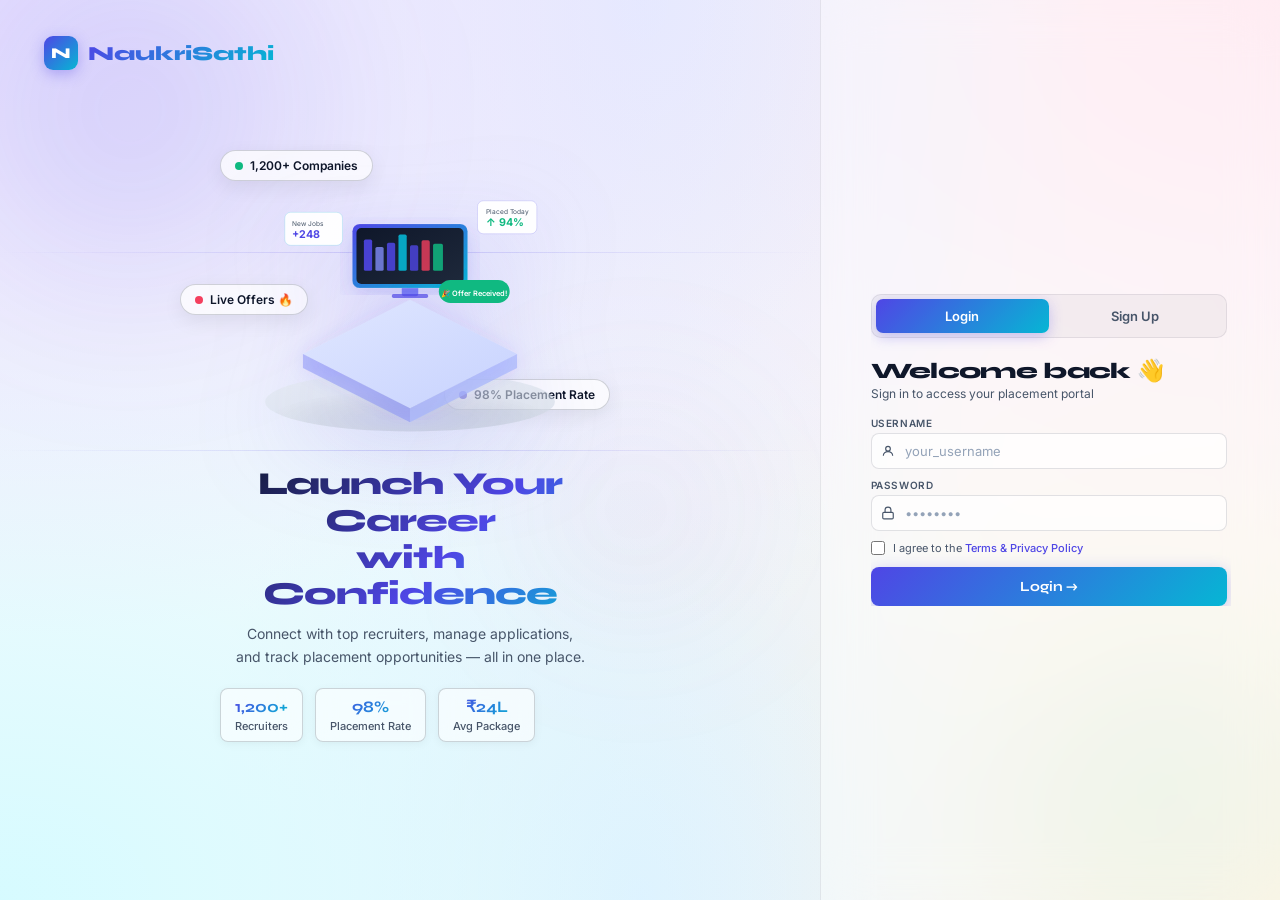
<file: src/main/resources/static/profile.html>
<!DOCTYPE html>
<html lang="en">
<head>
    <meta charset="UTF-8">
    <meta name="viewport" content="width=device-width, initial-scale=1.0">
    <meta http-equiv="Cache-Control" content="no-store, no-cache, must-revalidate">
    <meta http-equiv="Pragma" content="no-cache">
    <title>Student Profile - Naukrisathi</title>
    <link rel="stylesheet" href="homepage.css">
    <style>
        /* ── Toast Notifications ── */
        #toast-container {
          position: fixed;
          top: 20px;
          right: 20px;
          z-index: 99999;
          display: flex;
          flex-direction: column;
          gap: 10px;
          pointer-events: none;
          max-width: 360px;
          width: calc(100vw - 40px);
        }
        .toast {
          pointer-events: all;
          display: flex;
          align-items: flex-start;
          gap: 12px;
          padding: 14px 16px 14px 14px;
          border-radius: 12px;
          background: rgba(255, 255, 255, 0.96);
          backdrop-filter: blur(24px);
          -webkit-backdrop-filter: blur(24px);
          border: 1px solid rgba(15, 23, 42, 0.09);
          box-shadow: 0 4px 6px -1px rgba(0,0,0,0.07), 0 12px 32px -4px rgba(0,0,0,0.13), 0 0 0 1px rgba(255,255,255,0.6) inset;
          transform: translateX(110%);
          opacity: 0;
          transition: transform 0.38s cubic-bezier(0.34,1.56,0.64,1), opacity 0.25s ease;
          overflow: hidden;
          position: relative;
          min-width: 0;
        }
        .toast.show { transform: translateX(0); opacity: 1; }
        .toast.hide { transform: translateX(110%); opacity: 0; transition: transform 0.28s ease-in, opacity 0.18s ease-in; }
        .toast-icon { flex-shrink:0; width:34px; height:34px; border-radius:9px; display:flex; align-items:center; justify-content:center; font-size:15px; font-weight:800; }
        .toast-body { flex:1; min-width:0; }
        .toast-title { font-size:13px; font-weight:700; letter-spacing:-0.01em; margin-bottom:2px; line-height:1.3; }
        .toast-msg { font-size:12px; font-weight:400; color:#64748b; line-height:1.5; word-break:break-word; }
        .toast-close { flex-shrink:0; background:none; border:none; cursor:pointer; color:#94a3b8; padding:2px; line-height:1; font-size:19px; transition:color 0.15s; align-self:flex-start; margin-top:-2px; }
        .toast-close:hover { color:#475569; }
        .toast-progress { position:absolute; bottom:0; left:0; height:3px; border-radius:0 0 12px 12px; animation:toastProgress var(--toast-dur,4s) linear forwards; }
        @keyframes toastProgress { from{width:100%} to{width:0%} }
        .toast-success .toast-icon { background:#dcfce7; color:#16a34a; }
        .toast-success .toast-title { color:#15803d; }
        .toast-success .toast-progress { background:linear-gradient(90deg,#16a34a,#4ade80); }
        .toast-error   .toast-icon { background:#fee2e2; color:#dc2626; }
        .toast-error   .toast-title { color:#b91c1c; }
        .toast-error   .toast-progress { background:linear-gradient(90deg,#dc2626,#f87171); }
        .toast-warning .toast-icon { background:#fef3c7; color:#d97706; }
        .toast-warning .toast-title { color:#b45309; }
        .toast-warning .toast-progress { background:linear-gradient(90deg,#d97706,#fbbf24); }
        .toast-info    .toast-icon { background:#e0e7ff; color:#4f46e5; }
        .toast-info    .toast-title { color:#4338ca; }
        .toast-info    .toast-progress { background:linear-gradient(90deg,#4f46e5,#06b6d4); }
    </style>
</head>
<body>
<div id="toast-container"></div>


<nav class="navbar">
    <div class="navbar-left">
        <a href="homepage.html" style="text-decoration: none; color: inherit;"><div class="logo">NaukriSathi </div></a>
    </div>
    <ul class="navbar-center">
        <li><a href="homepage.html">Home</a></li>
        <li><a href="profile.html" class="active">Profile</a></li>
        <li><a href="appliedJobs.html">Applied Jobs</a></li>
        <li><a href="aiAssistance.html">Margdarshak AI Assistant</a></li>
    </ul>
    <div class="navbar-right">
        <button class="btn-outline">Sign Out</button>
    </div>
</nav>

<div class="profile-wrapper">

    <div class="profile-sidebar" style="animation-delay: 0.1s;">
        <div class="profile-card avatar-section">
            <div class="avatar-circle" id="avatarLetter">A</div>
            <h2 id="avatarName">Abcd Pqrs Wxyz</h2>
            <p id="avatarBranch">B.Tech Computer Engineering</p>
        </div>
        <div class="profile-card">
            <h3 class="profile-section-title" style="border-bottom: none; margin-bottom: 16px;">Your Resume</h3>
            <input type="file" id="resumeInput" accept="application/pdf" hidden>
            <div class="resume-upload-box" onclick="uploadResume()">
                <p>Drag and drop or click to upload</p>
                <button class="btn-primary" style="width: 100%; padding: 10px; font-size: 13px;">Add Resume</button>
            </div>
            <button class="btn-outline" style="width: 100%; padding: 10px; font-size: 13px;" onclick="viewResume()">View Current Resume</button>
            <p id="resumeName" style="font-size: 12px; color: var(--text-muted); text-align: center; margin-top: 16px; word-break: break-all;"></p>
            <div id="successBox" style="display:none; color:#22c55e; font-size:13px; text-align:center; margin-top:10px;">
                ✅ Resume uploaded & AI processed successfully!
            </div>
        </div>
    </div>

    <div class="profile-main" style="animation-delay: 0.2s;">
        <div class="profile-card">
            <h3 class="profile-section-title">Personal Information</h3>
            <div class="profile-info-grid">
                <div class="info-item"><span class="info-label">Full Name</span><span class="info-value" id="name"></span></div>
                <div class="info-item"><span class="info-label">Email Address</span><span class="info-value" id="email"></span></div>
                <div class="info-item"><span class="info-label">Contact Number</span><span class="info-value" id="contact"></span></div>
                <div class="info-item" style="grid-column: 1 / -1;"><span class="info-label">Current Address</span><span class="info-value" id="address"></span></div>
            </div>
        </div>
        <div class="profile-card">
            <h3 class="profile-section-title">Academic Information</h3>
            <div class="profile-info-grid">
                <div class="info-item"><span class="info-label">College Name</span><span class="info-value" id="collegeName"></span></div>
                <div class="info-item"><span class="info-label">College ID</span><span class="info-value" id="collegeId"></span></div>
                <div class="info-item"><span class="info-label">Branch</span><span class="info-value" id="branch"></span></div>
                <div class="info-item"><span class="info-label">Preferred Field</span><span class="info-value" id="preferredField"></span></div>
                <div class="info-item"><span class="info-label">Year</span><span class="info-value" id="year"></span></div>
                <div class="info-item"><span class="info-label">Semester</span><span class="info-value" id="semester"></span></div>
                <div class="info-item"><span class="info-label">Current CGPA</span><span class="info-value" style="color: #10b981; font-weight: 700; font-size: 18px;" id="cgpa"></span></div>
            </div>
        </div>
    </div>

</div>

<footer class="footer">
    <div class="footer-content">
        <div><div class="logo">Naukrisathi</div><p>Connecting remarkable students with extraordinary career opportunities globally.</p></div>
        <div><h4>Support & Policies</h4><div class="footer-links"><a href="homepage.html">Home</a><a href="#">About Us</a><a href="#">Privacy Policy</a><a href="#">Terms of Service</a></div></div>
        <div><h4>Contact Us</h4><div class="footer-links"><p>Email: support@placementpro.com</p><p>Phone: +1-123-456-7890</p></div></div>
    </div>
    <div class="footer-bottom">&copy; 2026 Naukrisathi </div>
</footer>

<div id="aiLoader">
    <div class="ai-loader-card">
        <div class="ai-loader-header"><div class="ai-dot"></div><span>AI Processing</span></div>
        <div class="spinner"></div>
        <div id="aiMessage">🤖 Analyzing your resume...</div>
        <div class="progress-bar"><div class="progress-fill"></div></div>
    </div>
</div>

<script>
    const userId = localStorage.getItem("userId");
    if(!userId){ toast("Please login first!", "warning"); setTimeout(()=>{ window.location.href="login.html"; }, 1500); }

    function uploadResume(){
      let input=document.getElementById("resumeInput");
      input.value=""; input.click();
    }

    const aiMessages = [
      "🤖 AI is reading your resume...",
      "🧠 Extracting your skills...",
      "📊 Analyzing...",
      "🚀 Optimizing profile..."
    ];
    let msgIndex = 0;

    function startAIMessages(){
      msgIndex=0;
      const msgElement=document.getElementById("aiMessage");
      return setInterval(()=>{
        msgElement.innerText=aiMessages[msgIndex];
        msgIndex=(msgIndex+1)%aiMessages.length;
      },2000);
    }

    document.getElementById("resumeInput").addEventListener("change",function(){
      let file=this.files[0];
      if(file.type!=="application/pdf"){ toast("Only PDF files are allowed.", "error"); return; }
      let formData=new FormData();
      formData.append("file",file);
      document.getElementById("aiLoader").style.display="flex";
      let msgInterval=startAIMessages();
      fetch("https://naukarisathistudentplacementportal.onrender.com/resume/upload/"+userId,{ method:"POST", body:formData })
      .then(res=>{
        if(!res.ok){ return res.text().then(text=>{ throw new Error(text); }); }
        return res.json();
      })
      .then(data=>{
        clearInterval(msgInterval);
        const loader = document.getElementById("aiLoader");
        if(loader) loader.style.display="none";
        const successBox = document.getElementById("successBox");
        if(successBox){ successBox.style.display="block"; }
        toast("Resume uploaded & AI processed successfully!", "success");
        document.getElementById("resumeName").innerText=file.name;
        document.getElementById("resumeInput").value="";
        loadProfileData();
      })
      .catch(err=>{
        clearInterval(msgInterval);
        document.getElementById("aiLoader").style.display="none";
        toast("Upload failed. Please try again.", "error");
        console.error(err);
      });
    });
function viewResume() {
    fetch("https://naukarisathistudentplacementportal.onrender.com/resume/view", {
        method: "POST",
        headers: { "Content-Type": "application/json" },
        body: JSON.stringify({ userId: parseInt(userId) })
    })
    .then(res => {
        if (!res.ok) { toast("Resume not found.", "error"); throw new Error(); }
        return res.blob();
    })
    .then(blob => {
        const url = URL.createObjectURL(blob);
        window.open(url, "_blank");
    })
    .catch(err => {
        toast("Could not load resume.", "error");
        console.error(err);
    });
}
    function loadProfileData(){
      fetch("https://naukarisathistudentplacementportal.onrender.com/api/user/"+userId)
      .then(res=>res.json())
      .then(data=>{
        document.getElementById("name").innerText=data.name||"";
        document.getElementById("email").innerText=data.email||"";
        document.getElementById("contact").innerText=data.contact||"";
        document.getElementById("address").innerText=data.address||"";
        document.getElementById("collegeName").innerText=data.collegeName||"";
        document.getElementById("collegeId").innerText=data.collegeId||"";
        document.getElementById("branch").innerText=data.branch||"";
        document.getElementById("year").innerText=data.year||"";
        document.getElementById("semester").innerText=data.semester||"";
        document.getElementById("cgpa").innerText=data.cgpa||"";
        document.getElementById("preferredField").innerText=data.preferredField||"";
        const name = data.name || "";
        document.getElementById("avatarName").innerText = name;
        document.getElementById("avatarLetter").innerText = name.charAt(0).toUpperCase() || "?";
        document.getElementById("avatarBranch").innerText = (data.branch ? "B.Tech " + data.branch : "");
      });
    }

    loadProfileData();
</script>
<script>

    /* ── Toast JS ── */
    (function(){
      var ICONS  = {success:'✓', error:'✕', warning:'⚠', info:'ℹ'};
      var TITLES = {success:'Success', error:'Error', warning:'Warning', info:'Notice'};
      function dismiss(el){
        clearTimeout(el._tt);
        el.classList.remove('show');
        el.classList.add('hide');
        setTimeout(function(){if(el.parentNode)el.parentNode.removeChild(el);}, 320);
      }
      window.toast = function(message, type, duration){
        message = (message||'').toString();
        if(!type){
          if(/\u274C|[Ee]rror|[Ff]ail(ed)?|[Ii]nvalid|[Ww]rong|[Dd]en(ied)?|down|[Cc]annot|not run/i.test(message)) type='error';
          else if(/\u2705|\u1F389|[Ss]uccess(ful)?|[Vv]erif|[Aa]dded|[Ss]aved|[Dd]elet|[Uu]pdat|[Pp]lac|[Cc]reat/i.test(message)) type='success';
          else if(/\u26A0|[Ww]arn|[Cc]aution/i.test(message)) type='warning';
          else type='info';
        }
        duration = duration || (type==='error' ? 5500 : 4200);
        var clean = message
          .replace(/^[\u{274C}\u{2705}\u{26A0}\u{2139}\u{1F389}\u{1F525}\u{1F4A1}\u{1F916}\u{1F4CA}\u{1F9E0}\u{1F680}]+\s*/u,'')
          .replace(/\n/g,'<br>');
        var c = document.getElementById('toast-container');
        if(!c) return;
        var el = document.createElement('div');
        el.className = 'toast toast-' + type;
        el.style.setProperty('--toast-dur', duration+'ms');
        el.innerHTML =
          '<div class="toast-icon">'+ICONS[type]+'</div>'+
          '<div class="toast-body">'+
            '<div class="toast-title">'+TITLES[type]+'</div>'+
            '<div class="toast-msg">'+clean+'</div>'+
          '</div>'+
          '<button class="toast-close" aria-label="Dismiss">\xd7</button>'+
          '<div class="toast-progress"></div>';
        c.appendChild(el);
        requestAnimationFrame(function(){
          requestAnimationFrame(function(){ el.classList.add('show'); });
        });
        el.querySelector('.toast-close').addEventListener('click', function(){ dismiss(el); });
        el._tt = setTimeout(function(){ dismiss(el); }, duration);
        el.addEventListener('mouseenter', function(){
          clearTimeout(el._tt);
          var p=el.querySelector('.toast-progress');
          if(p) p.style.animationPlayState='paused';
        });
        el.addEventListener('mouseleave', function(){
          var p=el.querySelector('.toast-progress');
          if(p) p.style.animationPlayState='running';
          el._tt=setTimeout(function(){ dismiss(el); }, 1800);
        });
      };
    })();

</script>

<script src="auth.js"></script>
</body>
</html>
</file>
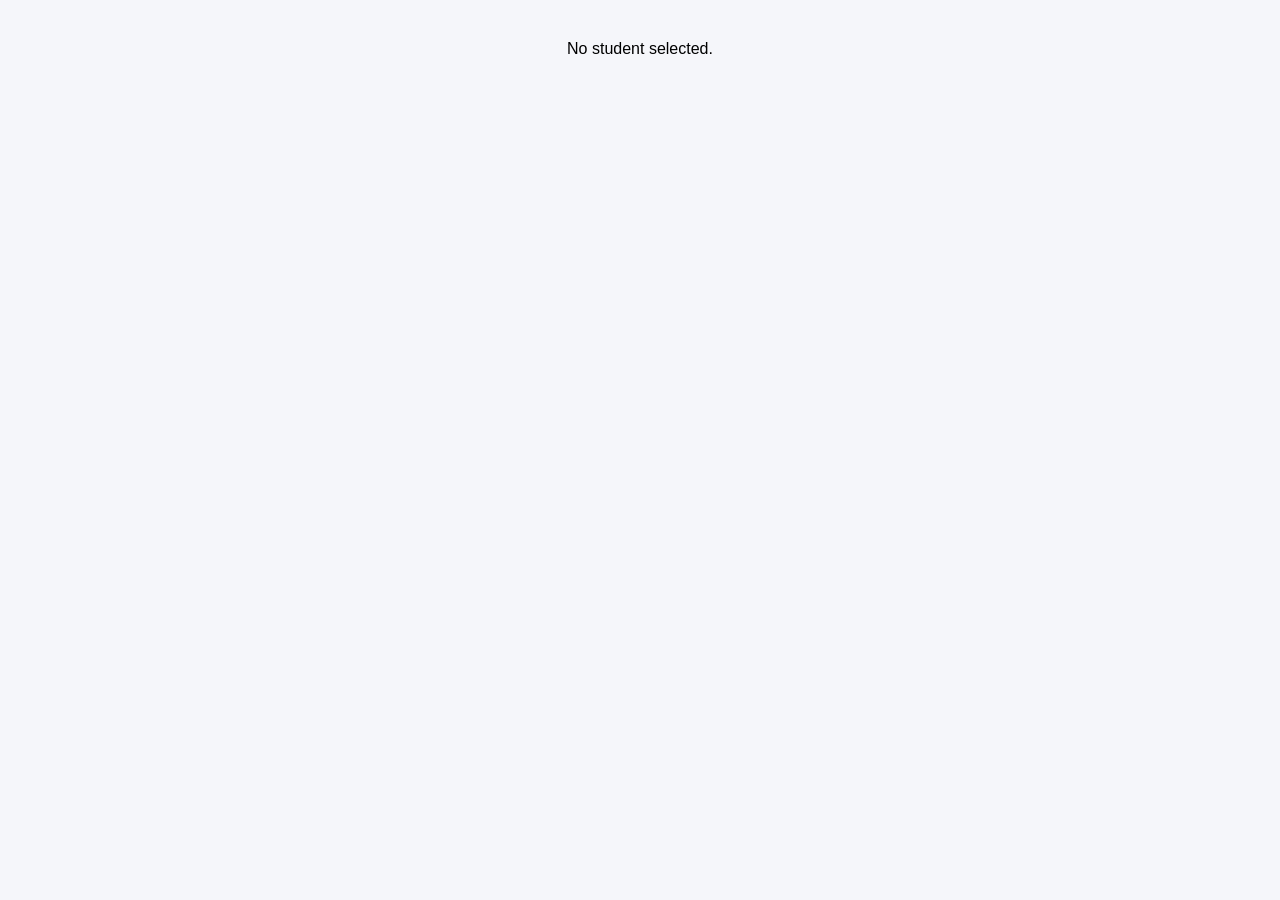
<file: src/main/resources/static/StudentDetails-Admin.html>
<!DOCTYPE html>
<html lang="en">
<head>
    <meta charset="UTF-8">
    <meta name="viewport" content="width=device-width, initial-scale=1.0">
    <title>Student Details</title>

    <style>

        *{
        margin:0;
        padding:0;
        box-sizing:border-box;
        font-family:"Segoe UI", sans-serif;
        }

        body{
        background:#f5f6fa;
        display:flex;
        justify-content:center;
        align-items:flex-start;
        min-height:100vh;
        padding:40px;
        }

        /* CARD */

        .profile-card{
        width:750px;
        background:white;
        border-radius:12px;
        box-shadow:0 6px 20px rgba(0,0,0,0.1);
        padding:30px;
        }

        /* HEADER */

        .profile-header{
        display:flex;
        align-items:center;
        gap:20px;
        margin-bottom:25px;
        border-bottom:1px solid #eee;
        padding-bottom:20px;
        }

        .avatar{
        width:70px;
        height:70px;
        border-radius:50%;
        background:#3C3E4A;
        color:white;
        display:flex;
        align-items:center;
        justify-content:center;
        font-size:26px;
        font-weight:600;
        }

        .profile-name{
        font-size:22px;
        font-weight:600;
        }

        .profile-email{
        font-size:14px;
        color:#666;
        }

        /* INFO GRID */

        .info-grid{
        display:grid;
        grid-template-columns:repeat(2,1fr);
        gap:20px;
        margin-top:20px;
        }

        .info-box{
        background:#f9f9f9;
        padding:15px;
        border-radius:8px;
        }

        .info-label{
        font-size:13px;
        color:#777;
        margin-bottom:5px;
        }

        .info-value{
        font-size:16px;
        font-weight:500;
        }

        /* SECTION */

        .section{
        margin-top:30px;
        }

        .section-title{
        font-size:18px;
        font-weight:600;
        margin-bottom:10px;
        }

        /* SKILLS */

        .skills{
        display:flex;
        flex-wrap:wrap;
        gap:10px;
        }

        .skill-tag{
        background:#eef0f6;
        padding:6px 12px;
        border-radius:20px;
        font-size:13px;
        }

        /* PROJECT */

        .project-card{
        background:#f9f9f9;
        padding:15px;
        border-radius:8px;
        }

        /* EXPERIENCE */

        .experience-box{
        background:#f9f9f9;
        padding:15px;
        border-radius:8px;
        line-height:1.6;
        }

        /* BUTTONS */

        .actions{
        margin-top:30px;
        display:flex;
        justify-content:space-between;
        }

        .btn{
        padding:10px 18px;
        border:none;
        border-radius:6px;
        cursor:pointer;
        font-size:14px;
        }

        .resume-btn{
        background:#3C3E4A;
        color:white;
        }

        .resume-btn:hover{
        background:#2c2e36;
        }

        .back-btn{
        background:#ddd;
        }

        .back-btn:hover{
        background:#ccc;
        }

    </style>
</head>

<body>

<div id="student"></div>

<script>

    // ❌ OLD — ID exposed in URL
    // const params = new URLSearchParams(window.location.search);
    // const id = params.get("userId");

    // ✅ NEW — ID hidden in sessionStorage
    const id = sessionStorage.getItem("viewStudentId");

    if (!id) {
        document.getElementById("student").innerHTML = "<p>No student selected.</p>";
        throw new Error("No student ID");
    }

    fetch("https://naukarisathistudentplacementportal.onrender.com/admin/students/" + id)
    .then(res => res.json())
    .then(student => {
        const profile = student.studentProfile || {};
        const initials = student.name.split(" ").map(n => n[0]).join("").toUpperCase();
        const skillsHTML = (profile.skills || "").split(",")
            .map(skill => `<div class="skill-tag">${skill.trim()}</div>`).join("");

        document.getElementById("student").innerHTML = `
            <div class="profile-card">
                <div class="profile-header">
                    <div class="avatar">${initials}</div>
                    <div>
                        <div class="profile-name">${student.name}</div>
                        <div class="profile-email">${student.email}</div>
                    </div>
                </div>
                <div class="info-grid">
                    <div class="info-box"><div class="info-label">Contact</div><div class="info-value">${student.contact || "-"}</div></div>
                    <div class="info-box"><div class="info-label">Username</div><div class="info-value">${student.username || "-"}</div></div>
                    <div class="info-box"><div class="info-label">College ID</div><div class="info-value">${student.collegeid || "-"}</div></div>
                    <div class="info-box"><div class="info-label">MU Enrollment ID</div><div class="info-value">${student.muenrollmentid || "-"}</div></div>
                    <div class="info-box"><div class="info-label">ABC ID</div><div class="info-value">${student.abcid || "-"}</div></div>
                    <div class="info-box"><div class="info-label">College</div><div class="info-value">${profile.collegeName || "-"}</div></div>
                    <div class="info-box"><div class="info-label">Branch</div><div class="info-value">${profile.branch || "-"}</div></div>
                    <div class="info-box"><div class="info-label">Year</div><div class="info-value">${profile.year || "-"}</div></div>
                    <div class="info-box"><div class="info-label">Semester</div><div class="info-value">${profile.semester || "-"}</div></div>
                    <div class="info-box"><div class="info-label">CGPA</div><div class="info-value">${profile.cgpa || "-"}</div></div>
                </div>
                <div class="section">
                    <div class="section-title">Skills</div>
                    <div class="skills">${skillsHTML}</div>
                </div>
                <div class="section">
                    <div class="section-title">Projects</div>
                    <div class="project-card">${profile.projects || "No projects available"}</div>
                </div>
                <div class="section">
                    <div class="section-title">Experience</div>
                    <div class="experience-box">${profile.experience || "No experience available"}</div>
                </div>
                <div class="actions">
                    <button class="btn back-btn" onclick="history.back()">← Back</button>
                    <button class="btn resume-btn" onclick="viewResume()">View Resume</button>
                </div>
            </div>`;
    });

    // ✅ POST resume — no ID in address bar
    function viewResume() {
        fetch("https://naukarisathistudentplacementportal.onrender.com/resume/view", {
            method: "POST",
            headers: { "Content-Type": "application/json" },
            body: JSON.stringify({ userId: parseInt(id) })
        })
        .then(res => {
            if (!res.ok) { alert("Resume not found."); throw new Error(); }
            return res.blob();
        })
        .then(blob => {
            const url = URL.createObjectURL(blob);
            window.open(url);
        })
        .catch(err => console.error(err));
    }
</script>

</body>
</html>
</file>
<file: src/main/resources/static/homepage.css>
@import url('https://fonts.googleapis.com/css2?family=Inter:wght@400;500;600&display=swap');

:root {
  --text-main: #0f172a;
  /* Slate 900 */
  --text-muted: #475569;
  /* Slate 600 */
  --border: rgba(15, 23, 42, 0.08);
  /* Soft dark border */
  --border-hover: rgba(15, 23, 42, 0.15);

  --primary-gradient: linear-gradient(135deg, #4f46e5 0%, #06b6d4 100%);
  /* Indigo to Cyan */
  --primary-text: #ffffff;

  --card-bg: rgba(255, 255, 255, 0.5);
  /* Translucent White for Glassmorphism */
  --card-bg-hover: rgba(255, 255, 255, 0.8);
}

* {
  margin: 0;
  padding: 0;
  box-sizing: border-box;
}

body {
  font-family: 'Inter', -apple-system, BlinkMacSystemFont, "Segoe UI", Roboto, sans-serif;
  color: var(--text-main);
  line-height: 1.5;
  font-size: 14px;
  -webkit-font-smoothing: antialiased;
  overflow-x: hidden;

  /* A beautiful soft, colorful professional mesh gradient background */
  background-color: #f8fafc;
  background-image:
    radial-gradient(at 0% 0%, hsla(253, 100%, 94%, 1) 0, transparent 50%),
    radial-gradient(at 50% 0%, hsla(225, 100%, 95%, 1) 0, transparent 50%),
    radial-gradient(at 100% 0%, hsla(339, 100%, 94%, 1) 0, transparent 50%),
    radial-gradient(at 0% 100%, hsla(186, 100%, 92%, 1) 0, transparent 50%),
    radial-gradient(at 50% 100%, hsla(210, 100%, 94%, 1) 0, transparent 50%),
    radial-gradient(at 100% 100%, hsla(40, 100%, 92%, 1) 0, transparent 50%);
  background-attachment: fixed;
}

a {
  text-decoration: none;
  color: inherit;
  transition: color 0.2s ease;
}

/* Typography Base */
h1,
h2,
h3,
h4 {
  font-weight: 600;
  letter-spacing: -0.02em;
  color: var(--text-main);
}

/* Animations Core */
@keyframes fadeUp {
  0% {
    opacity: 0;
    transform: translateY(20px);
  }

  100% {
    opacity: 1;
    transform: translateY(0);
  }
}

@keyframes marquee {
  0% {
    transform: translateX(0%);
  }

  100% {
    transform: translateX(-50%);
  }
}

/* NAVBAR */
.navbar {
  position: sticky;
  top: 0;
  z-index: 50;
  display: flex;
  justify-content: space-between;
  align-items: center;
  padding: 16px 40px;
  background: rgba(255, 255, 255, 0.3);
  backdrop-filter: blur(20px);
  -webkit-backdrop-filter: blur(20px);
  border-bottom: 1px solid var(--border);
}

.navbar-left .logo {
  font-size: 18px;
  font-weight: 700;
  letter-spacing: -0.04em;
  color: var(--text-main);
  background: var(--primary-gradient);
  -webkit-background-clip: text;
  -webkit-text-fill-color: transparent;
}

.navbar-center {
  display: flex;
  gap: 32px;
  list-style: none;
}

.navbar-center li {
  font-size: 14px;
  color: var(--text-muted);
  transition: color 0.2s;
  font-weight: 500;
}

.navbar-center li:hover,
.navbar-center .active {
  color: #4f46e5;
}

.btn-primary {
  background: var(--primary-gradient);
  color: var(--primary-text);
  padding: 8px 16px;
  border-radius: 6px;
  font-size: 14px;
  font-family: inherit;
  font-weight: 500;
  border: none;
  cursor: pointer;
  transition: opacity 0.2s, transform 0.2s, box-shadow 0.2s;
  box-shadow: 0 4px 14px rgba(79, 70, 229, 0.3);
}

.btn-primary:hover {
  opacity: 0.9;
  transform: translateY(-1px);
  box-shadow: 0 6px 20px rgba(79, 70, 229, 0.4);
}

.btn-outline {
  background: rgba(255, 255, 255, 0.9);
  color: #4f46e5;
  border: 1px solid rgba(79, 70, 229, 0.4);
  backdrop-filter: blur(10px);
  padding: 8px 16px;
  border-radius: 6px;
  font-size: 14px;
  font-family: inherit;
  font-weight: 500;
  cursor: pointer;
  transition: all 0.2s;
  display: inline-flex;
  align-items: center;
  justify-content: center;
  box-shadow: 0 2px 6px rgba(0, 0, 0, 0.05);
}

.btn-outline:hover {
  background: #f8fafc;
  border-color: #4f46e5;
  box-shadow: 0 4px 12px rgba(79, 70, 229, 0.15);
}

/* HERO SECTION */
.hero {
  position: relative;
  display: flex;
  flex-direction: column;
  align-items: center;
  justify-content: center;
  text-align: center;
  padding: 120px 20px 100px;
  min-height: 70vh;
}

.hero::before {
  content: '';
  position: absolute;
  top: 50%;
  left: 50%;
  transform: translate(-50%, -50%);
  width: 600px;
  height: 600px;
  background: radial-gradient(ellipse at center, rgba(6, 182, 212, 0.15), transparent 70%);
  pointer-events: none;
  z-index: -1;
  animation: pulse 8s ease-in-out infinite;
}

@keyframes pulse {

  0%,
  100% {
    opacity: 0.6;
    transform: translate(-50%, -50%) scale(1);
  }

  50% {
    opacity: 1;
    transform: translate(-50%, -50%) scale(1.1);
  }
}

.hero h1 {
  font-size: 64px;
  line-height: 1.1;
  letter-spacing: -0.04em;
  max-width: 800px;
  margin-bottom: 24px;
  background: linear-gradient(135deg, #0f172a 0%, #475569 100%);
  -webkit-background-clip: text;
  -webkit-text-fill-color: transparent;
  opacity: 0;
  animation: fadeUp 1s 0.1s forwards cubic-bezier(0.16, 1, 0.3, 1);
}

.hero p {
  font-size: 18px;
  color: var(--text-muted);
  max-width: 600px;
  margin-bottom: 40px;
  opacity: 0;
  animation: fadeUp 1s 0.2s forwards cubic-bezier(0.16, 1, 0.3, 1);
}

.hero-actions {
  display: flex;
  gap: 16px;
  opacity: 0;
  animation: fadeUp 1s 0.3s forwards cubic-bezier(0.16, 1, 0.3, 1);
}

/* RECRUITERS MARQUEE */
.recruiters {
  border-top: 1px solid var(--border);
  border-bottom: 1px solid var(--border);
  padding: 40px 0;
  overflow: hidden;
  position: relative;
  background: rgba(255, 255, 255, 0.2);
  backdrop-filter: blur(10px);
  -webkit-backdrop-filter: blur(10px);
  opacity: 0;
  animation: fadeUp 1s 0.4s forwards cubic-bezier(0.16, 1, 0.3, 1);
}

.recruiters::before,
.recruiters::after {
  content: '';
  position: absolute;
  top: 0;
  width: 250px;
  height: 100%;
  z-index: 2;
  pointer-events: none;
}

.recruiters::before {
  left: 0;
  background: linear-gradient(to right, #f8fafc, transparent);
}

.recruiters::after {
  right: 0;
  background: linear-gradient(to left, #f8fafc, transparent);
}

.marquee {
  display: flex;
  width: max-content;
  animation: marquee 30s linear infinite;
}

.marquee-content {
  display: flex;
  gap: 80px;
  padding: 0 40px;
  /* half of gap to make loop seamless */
  flex-shrink: 0;
}

.marquee-content img {
  height: 28px;
  opacity: 1;
  transition: all 0.3s cubic-bezier(0.16, 1, 0.3, 1);
}

.marquee-content img:hover {
  transform: scale(1.1);
}

/* LAYOUT: Content */
.content {
  display: flex;
  gap: 40px;
  max-width: 1200px;
  margin: 0 auto;
  padding: 80px 20px;
}

/* FILTERS */
.filters {
  width: 220px;
  flex-shrink: 0;
  position: sticky;
  top: 100px;
  height: fit-content;
  background: var(--card-bg);
  backdrop-filter: blur(16px);
  -webkit-backdrop-filter: blur(16px);
  border: 1px solid var(--border);
  border-radius: 12px;
  padding: 24px;
}

.filters h3 {
  font-size: 13px;
  text-transform: uppercase;
  color: var(--text-muted);
  letter-spacing: 0.1em;
  margin-bottom: 24px;
}

.filter-option {
  display: flex;
  align-items: center;
  margin-bottom: 12px;
  cursor: pointer;
  font-size: 14px;
  color: var(--text-muted);
  transition: color 0.2s;
  font-weight: 500;
}

.filter-option:hover {
  color: var(--text-main);
}

.filter-option input[type="checkbox"] {
  appearance: none;
  width: 16px;
  height: 16px;
  border: 1px solid var(--border-hover);
  border-radius: 4px;
  margin-right: 12px;
  cursor: pointer;
  transition: all 0.2s;
  background: #fff;
  position: relative;
}

.filter-option input[type="checkbox"]:checked {
  background: var(--primary-gradient);
  border-color: transparent;
}

.filter-option input[type="checkbox"]:checked::after {
  content: '';
  position: absolute;
  top: 2px;
  left: 5px;
  width: 4px;
  height: 8px;
  border: solid var(--primary-text);
  border-width: 0 2px 2px 0;
  transform: rotate(45deg);
}

/* JOBS */
.jobs {
  flex: 1;
}

.jobs-header {
  margin-bottom: 32px;
}

.jobs-header h2 {
  font-size: 24px;
  margin-bottom: 8px;
  background: linear-gradient(135deg, #0f172a 0%, #334155 100%);
  -webkit-background-clip: text;
  -webkit-text-fill-color: transparent;
}

.jobs-header p {
  color: var(--text-muted);
  font-size: 14px;
}

.job-grid {
  display: grid;
  grid-template-columns: repeat(auto-fill, minmax(280px, 1fr));
  gap: 20px;
}

/* JOB CARD */
.job-card {
  padding: 24px;
  background: var(--card-bg);
  backdrop-filter: blur(20px);
  -webkit-backdrop-filter: blur(20px);
  border: 1px solid var(--border);
  border-radius: 12px;
  display: flex;
  flex-direction: column;
  transition: all 0.3s cubic-bezier(0.16, 1, 0.3, 1);
  box-shadow: 0 4px 14px rgba(0, 0, 0, 0.02);
}

.job-card:hover {
  background: var(--card-bg-hover);
  border-color: rgba(79, 70, 229, 0.3);
  transform: translateY(-4px);
  box-shadow: 0 12px 30px rgba(79, 70, 229, 0.15);
}

.job-header {
  display: flex;
  justify-content: space-between;
  align-items: center;
  margin-bottom: 16px;
}

.job-header img {
  height: 32px;
  width: auto;
  object-fit: contain;
  border-radius: 6px;
}

.placeholder-logo {
  height: 32px;
  width: 32px;
  background: rgba(15, 23, 42, 0.05);
  border: 1px solid var(--border);
  border-radius: 6px;
}

.job-category {
  font-size: 11px;
  font-weight: 600;
  text-transform: uppercase;
  letter-spacing: 0.5px;
  padding: 4px 10px;
  background: linear-gradient(135deg, rgba(79, 70, 229, 0.1) 0%, rgba(6, 182, 212, 0.1) 100%);
  border: 1px solid rgba(79, 70, 229, 0.2);
  border-radius: 20px;
  color: #4f46e5;
}

.job-card h4 {
  font-size: 16px;
  font-weight: 600;
  margin-bottom: 4px;
  line-height: 1.4;
  color: var(--text-main);
}

.job-card p.company-name {
  font-size: 14px;
  font-weight: 500;
  color: #0ea5e9;
  /* Lightly colorful text */
  margin-bottom: 12px;
}

.job-description {
  font-size: 13px;
  line-height: 1.6;
  color: var(--text-muted);
  margin-bottom: 24px;
  flex-grow: 1;
}

.job-actions {
  display: flex;
  gap: 12px;
}

.job-actions button,
.job-actions .btn-outline {
  flex: 1;
}

/* FOOTER */
.footer {
  border-top: 1px solid var(--border);
  padding: 60px 20px 40px;
  margin-top: 80px;
  font-size: 14px;
  background: rgba(255, 255, 255, 0.5);
  backdrop-filter: blur(10px);
}

.footer-content {
  max-width: 1200px;
  margin: 0 auto;
  display: grid;
  grid-template-columns: 2fr 1fr 1fr;
  gap: 40px;
  margin-bottom: 60px;
}

.footer .logo {
  font-size: 18px;
  font-weight: 700;
  margin-bottom: 16px;
  color: var(--text-main);
}

.footer p {
  color: var(--text-muted);
  max-width: 300px;
  font-size: 14px;
  line-height: 1.6;
}

.footer h4 {
  font-size: 14px;
  margin-bottom: 20px;
  color: var(--text-main);
  font-weight: 600;
}

.footer-links {
  display: flex;
  flex-direction: column;
  gap: 12px;
}

.footer-links a,
.footer-links p {
  color: var(--text-muted);
}

.footer-links a:hover {
  color: #4f46e5;
}

.footer-bottom {
  text-align: center;
  color: var(--text-muted);
  border-top: 1px solid var(--border);
  max-width: 1200px;
  margin: 0 auto;
  padding-top: 24px;
  font-size: 13px;
}

/* RESPONSIVE */
@media (max-width: 900px) {
  .hero h1 {
    font-size: 48px;
  }

  .content {
    flex-direction: column;
  }

  .filters {
    width: 100%;
    display: flex;
    flex-wrap: wrap;
    gap: 16px;
    position: static;
  }

  .filters h3 {
    width: 100%;
    margin-bottom: 8px;
  }

  .filter-option {
    margin-bottom: 0;
  }

  .footer-content {
    grid-template-columns: 1fr;
  }
}

@media (max-width: 600px) {
  .navbar {
    padding: 16px 20px;
  }

  .navbar-center {
    display: none;
  }

  .hero h1 {
    font-size: 36px;
  }

  .hero p {
    font-size: 16px;
  }
}

/* =========================================
   JOB DETAILS PAGE SPECIFIC STYLES
   ========================================= */
.job-details-wrapper {
  max-width: 1000px;
  margin: 0 auto;
  padding: 60px 20px;
  display: flex;
  gap: 32px;
  align-items: flex-start;
}

.job-details-main {
  flex: 1;
  background: var(--card-bg);
  backdrop-filter: blur(20px);
  -webkit-backdrop-filter: blur(20px);
  border: 1px solid var(--border);
  border-radius: 12px;
  padding: 32px;
  box-shadow: 0 4px 20px rgba(0, 0, 0, 0.02);
}

.job-details-sidebar {
  width: 280px;
  position: sticky;
  top: 100px;
  background: var(--card-bg);
  backdrop-filter: blur(20px);
  -webkit-backdrop-filter: blur(20px);
  border: 1px solid var(--border);
  border-radius: 12px;
  padding: 24px;
  box-shadow: 0 4px 20px rgba(0, 0, 0, 0.02);
}

.job-header-hero {
  display: flex;
  align-items: center;
  gap: 20px;
  margin-bottom: 32px;
  padding-bottom: 24px;
  border-bottom: 1px solid var(--border);
}

.job-header-hero img {
  width: 56px;
  height: 56px;
  object-fit: contain;
  background: rgba(15, 23, 42, 0.03);
  padding: 8px;
  border-radius: 12px;
  border: 1px solid var(--border);
}

.job-header-hero h1 {
  font-size: 24px;
  line-height: 1.2;
  margin-bottom: 4px;
  color: var(--text-main);
  letter-spacing: -0.02em;
}

.job-header-hero p {
  font-size: 14px;
  font-weight: 500;
  color: #0ea5e9;
}

.job-body-section {
  margin-bottom: 32px;
}

.job-body-section h2 {
  font-size: 16px;
  margin-bottom: 12px;
  color: var(--text-main);
}

.job-body-section p {
  font-size: 14px;
  line-height: 1.6;
  color: var(--text-muted);
}

.job-body-section ul {
  list-style: none;
}

.job-body-section ul li {
  position: relative;
  padding-left: 20px;
  font-size: 14px;
  line-height: 1.6;
  color: var(--text-muted);
  margin-bottom: 12px;
}

.job-body-section ul li::before {
  content: '✦';
  position: absolute;
  left: 0;
  color: #4f46e5;
  font-size: 12px;
  top: 2px;
}

.sidebar-item {
  margin-bottom: 20px;
  border-bottom: 1px solid var(--border);
  padding-bottom: 12px;
}

.sidebar-item:last-of-type {
  border-bottom: none;
}

.sidebar-label {
  font-size: 11px;
  text-transform: uppercase;
  letter-spacing: 0.5px;
  font-weight: 600;
  color: var(--text-muted);
  margin-bottom: 4px;
}

.sidebar-value {
  font-size: 14px;
  font-weight: 600;
  color: var(--text-main);
}

.apply-massive-btn {
  width: 100%;
  padding: 10px;
  font-size: 14px;
  margin-top: 12px;
}

@media (max-width: 900px) {
  .job-details-wrapper {
    flex-direction: column;
  }

  .job-details-sidebar {
    width: 100%;
    position: static;
  }
}

/* =========================================
   APPLIED JOBS PAGE SPECIFIC STYLES
   ========================================= */
.applied-container {
  max-width: 900px;
  margin: 40px auto;
  padding: 0 20px;
  animation: fadeUp 1s cubic-bezier(0.16, 1, 0.3, 1) forwards;
}

.summary-grid {
  display: grid;
  grid-template-columns: repeat(auto-fit, minmax(180px, 1fr));
  gap: 16px;
  margin-bottom: 32px;
}

.summary-card {
  background: var(--card-bg);
  backdrop-filter: blur(20px);
  -webkit-backdrop-filter: blur(20px);
  border: 1px solid var(--border);
  border-radius: 10px;
  padding: 20px;
  text-align: center;
  box-shadow: 0 2px 10px rgba(0, 0, 0, 0.02);
  transition: transform 0.2s, box-shadow 0.2s;
}

.summary-card:hover {
  transform: translateY(-2px);
  box-shadow: 0 8px 24px rgba(0, 0, 0, 0.04);
}

.summary-card h4 {
  font-size: 11px;
  text-transform: uppercase;
  letter-spacing: 0.5px;
  color: var(--text-muted);
  margin-bottom: 6px;
}

.summary-card p {
  font-size: 24px;
  font-weight: 700;
  color: var(--text-main);
  letter-spacing: -0.02em;
}

.section-title {
  font-size: 16px;
  color: var(--text-main);
  margin-bottom: 16px;
  font-weight: 600;
  letter-spacing: -0.02em;
}

.placement-container {
  display: grid;
  grid-template-columns: repeat(auto-fill, minmax(260px, 1fr));
  gap: 16px;
  margin-bottom: 32px;
}

.placement-card {
  background: var(--card-bg);
  backdrop-filter: blur(20px);
  border: 1px solid var(--border);
  border-left: 3px solid #4f46e5;
  border-radius: 10px;
  padding: 20px;
  box-shadow: 0 2px 10px rgba(0, 0, 0, 0.02);
  transition: transform 0.2s;
}

.placement-card:hover {
  transform: translateY(-2px);
  box-shadow: 0 8px 24px rgba(79, 70, 229, 0.08);
}

.placement-card h3 {
  font-size: 16px;
  margin-bottom: 6px;
  color: var(--text-main);
}

.placement-card p {
  font-size: 13px;
  color: var(--text-muted);
  margin-bottom: 6px;
}

.placement-card .package {
  font-weight: 600;
  color: #10b981;
  font-size: 14px;
  margin-top: 10px;
}

/* Clean Minimal Table */
.table-wrapper {
  background: var(--card-bg);
  backdrop-filter: blur(20px);
  border: 1px solid var(--border);
  border-radius: 10px;
  overflow: hidden;
  box-shadow: 0 2px 10px rgba(0, 0, 0, 0.02);
  margin-bottom: 60px;
}

.applied-table {
  width: 100%;
  border-collapse: collapse;
  text-align: left;
}

.applied-table th {
  background: rgba(15, 23, 42, 0.02);
  padding: 12px 20px;
  font-size: 11px;
  text-transform: uppercase;
  letter-spacing: 0.5px;
  color: var(--text-muted);
  font-weight: 600;
  border-bottom: 1px solid var(--border);
}

.applied-table td {
  padding: 14px 20px;
  font-size: 13px;
  color: var(--text-main);
  border-bottom: 1px solid var(--border);
}

.applied-table tr:last-child td {
  border-bottom: none;
}

.applied-table tr:hover td {
  background: rgba(15, 23, 42, 0.01);
}

.status-badge {
  display: inline-flex;
  align-items: center;
  padding: 2px 10px;
  border-radius: 16px;
  font-size: 10px;
  letter-spacing: 0.5px;
  font-weight: 600;
}

.status-accepted {
  background: rgba(16, 185, 129, 0.1);
  color: #059669;
  border: 1px solid rgba(16, 185, 129, 0.2);
}

.status-rejected {
  background: rgba(239, 68, 68, 0.1);
  color: #dc2626;
  border: 1px solid rgba(239, 68, 68, 0.2);
}

.status-applied {
  background: rgba(245, 158, 11, 0.1);
  color: #d97706;
  border: 1px solid rgba(245, 158, 11, 0.2);
}

@media (max-width: 600px) {

  .applied-table th,
  .applied-table td {
    padding: 12px 16px;
  }
}

/* =========================================
   PROFILE PAGE SPECIFIC STYLES
   ========================================= */
.profile-wrapper {
  max-width: 1000px;
  margin: 60px auto;
  padding: 0 20px;
  animation: fadeUp 1s cubic-bezier(0.16, 1, 0.3, 1) forwards;
  display: grid;
  grid-template-columns: 1fr 2fr;
  gap: 32px;
  align-items: start;
}

.profile-card {
  background: var(--card-bg);
  backdrop-filter: blur(20px);
  -webkit-backdrop-filter: blur(20px);
  border: 1px solid var(--border);
  border-radius: 12px;
  padding: 32px;
  box-shadow: 0 2px 14px rgba(0, 0, 0, 0.02);
  margin-bottom: 32px;
}

.profile-card:last-child {
  margin-bottom: 0;
}

/* User Avatar Section (Left Column) */
.profile-sidebar {
  display: flex;
  flex-direction: column;
}

.avatar-section {
  text-align: center;
}

.avatar-circle {
  width: 80px;
  height: 80px;
  border-radius: 50%;
  background: linear-gradient(135deg, #4f46e5, #0ea5e9);
  color: #fff;
  display: flex;
  align-items: center;
  justify-content: center;
  font-size: 32px;
  font-weight: 700;
  margin: 0 auto 16px;
  box-shadow: 0 8px 24px rgba(79, 70, 229, 0.25);
  border: 3px solid #fff;
}

.avatar-section h2 {
  font-size: 18px;
  font-weight: 600;
  color: var(--text-main);
  margin-bottom: 4px;
  letter-spacing: -0.02em;
}

.avatar-section p {
  font-size: 14px;
  color: var(--text-muted);
}

.resume-upload-box {
  border: 2px dashed var(--border);
  border-radius: 12px;
  padding: 24px;
  text-align: center;
  background: rgba(15, 23, 42, 0.01);
  transition: all 0.2s;
  cursor: pointer;
  margin-bottom: 16px;
}

.resume-upload-box:hover {
  border-color: #4f46e5;
  background: rgba(79, 70, 229, 0.02);
}

.resume-upload-box p {
  font-size: 13px;
  color: var(--text-muted);
  margin-bottom: 12px;
}

.profile-section-title {
  font-size: 18px;
  font-weight: 600;
  color: var(--text-main);
  margin-bottom: 24px;
  border-bottom: 1px solid var(--border);
  padding-bottom: 12px;
}

.profile-info-grid {
  display: grid;
  grid-template-columns: 1fr 1fr;
  gap: 24px;
}

.info-item {
  display: flex;
  flex-direction: column;
  gap: 6px;
}

.info-label {
  font-size: 11px;
  text-transform: uppercase;
  letter-spacing: 0.5px;
  font-weight: 600;
  color: var(--text-muted);
}

.info-value {
  font-size: 15px;
  font-weight: 500;
  color: var(--text-main);
}

@media (max-width: 768px) {
  .profile-wrapper {
    grid-template-columns: 1fr;
  }

  .profile-info-grid {
    grid-template-columns: 1fr;
  }
}

/* =========================================
   AI ASSISTANT PAGE SPECIFIC STYLES
   ========================================= */
.chat-wrapper {
  max-width: 900px;
  margin: 20px auto 40px auto;
  display: flex;
  flex-direction: column;
  animation: fadeUp 1s cubic-bezier(0.16, 1, 0.3, 1) forwards;
}

.chat-header {
  padding: 20px 24px 10px 24px;
  text-align: center;
}

.chat-header h2 {
  font-size: 16px;
  font-weight: 600;
  color: var(--text-main);
  letter-spacing: -0.01em;
}

.chat-header p {
  font-size: 13px;
  color: var(--text-muted);
  margin-top: 2px;
}

.chat-messages-container {
  padding: 24px 32px;
  display: flex;
  flex-direction: column;
  gap: 20px;
}

/* Chat Bubbles */
.chat-bubble-wrapper {
  display: flex;
  flex-direction: column;
  max-width: 80%;
  animation: fadeUp 0.4s ease-out forwards;
}

.chat-bubble-wrapper.user {
  align-self: flex-end;
  align-items: flex-end;
}

.chat-bubble-wrapper.bot {
  align-self: flex-start;
  align-items: flex-start;
}

.chat-author {
  font-size: 10px;
  font-weight: 600;
  text-transform: uppercase;
  letter-spacing: 0.5px;
  margin-bottom: 4px;
  color: var(--text-muted);
}

.chat-bubble {
  padding: 14px 18px;
  font-size: 14px;
  line-height: 1.6;
  border-radius: 12px;
  color: var(--text-main);
}

.chat-bubble-wrapper.bot .chat-bubble {
  background: rgba(15, 23, 42, 0.03);
  border: 1px solid var(--border);
  border-bottom-left-radius: 4px;
}

.chat-bubble-wrapper.user .chat-bubble {
  background: linear-gradient(135deg, #4f46e5, #0ea5e9);
  color: #fff;
  border-bottom-right-radius: 4px;
  box-shadow: 0 4px 12px rgba(79, 70, 229, 0.2);
}

/* Chat Input Box */
.chat-input-area {
  padding: 20px 24px;
  position: sticky;
  bottom: 0;
  z-index: 100;
  background: var(--bg-main);
  backdrop-filter: blur(20px);
  border-top: 1px solid rgba(255, 255, 255, 0.3);
}

.chat-input-wrapper {
  display: flex;
  background: var(--bg-main);
  border: 1px solid var(--border);
  border-radius: 10px;
  padding: 6px;
  box-shadow: inset 0 2px 4px rgba(0, 0, 0, 0.01);
  transition: border-color 0.2s;
}

.chat-input-wrapper:focus-within {
  border-color: #4f46e5;
  box-shadow: 0 0 0 3px rgba(79, 70, 229, 0.1);
}

.chat-input-wrapper input {
  flex: 1;
  background: transparent;
  border: none;
  padding: 10px 14px;
  font-size: 14px;
  color: var(--text-main);
  outline: none;
}

.chat-input-wrapper input::placeholder {
  color: var(--text-muted);
}

.chat-send-btn {
  background: #4f46e5;
  color: #fff;
  border: none;
  width: 40px;
  height: 40px;
  border-radius: 6px;
  display: flex;
  align-items: center;
  justify-content: center;
  cursor: pointer;
  transition: transform 0.2s, background 0.2s;
}

.chat-send-btn:hover {
  background: #4338ca;
  transform: scale(1.05);
}

.chat-send-btn svg {
  width: 18px;
  height: 18px;
  fill: currentColor;
}

/* OVERLAY */
#aiLoader {
  display: none;
  position: fixed;
  top: 0;
  left: 0;
  width: 100%;
  height: 100%;
  background: rgba(15, 23, 42, 0.75);
  backdrop-filter: blur(8px);
  justify-content: center;
  align-items: center;
  z-index: 9999;
}

/* CARD */
.ai-loader-card {
  width: 320px;
  padding: 30px;
  border-radius: 20px;
  background: rgba(255, 255, 255, 0.08);
  backdrop-filter: blur(20px);
  text-align: center;
  color: white;
  box-shadow: 0 20px 60px rgba(0,0,0,0.4);
  position: relative;
  overflow: hidden;
}

/* GLOW BORDER */
.ai-loader-card::before {
  content: "";
  position: absolute;
  inset: 0;
  border-radius: 20px;
  padding: 1px;
  background: linear-gradient(120deg, #6366f1, #22c55e, #06b6d4);
  -webkit-mask: linear-gradient(#fff 0 0) content-box, linear-gradient(#fff 0 0);
  -webkit-mask-composite: xor;
  animation: borderGlow 3s linear infinite;
}

@keyframes borderGlow {
  0% { filter: hue-rotate(0deg); }
  100% { filter: hue-rotate(360deg); }
}

/* HEADER */
.ai-loader-header {
  display: flex;
  justify-content: center;
  align-items: center;
  gap: 8px;
  margin-bottom: 20px;
  font-size: 14px;
  opacity: 0.8;
}

.ai-dot {
  width: 8px;
  height: 8px;
  background: #22c55e;
  border-radius: 50%;
  animation: pulse 1.5s infinite;
}

@keyframes pulse {
  0% { opacity: 0.4; transform: scale(0.9); }
  50% { opacity: 1; transform: scale(1.2); }
  100% { opacity: 0.4; transform: scale(0.9); }
}

/* SPINNER */
.spinner {
  margin: 20px auto;
  width: 50px;
  height: 50px;
  border: 4px solid rgba(255,255,255,0.2);
  border-top: 4px solid #6366f1;
  border-radius: 50%;
  animation: spin 1s linear infinite;
}

@keyframes spin {
  100% { transform: rotate(360deg); }
}

/* MESSAGE */
#aiMessage {
  margin-top: 10px;
  font-size: 15px;
  font-weight: 500;
}

/* PROGRESS BAR */
.progress-bar {
  width: 100%;
  height: 6px;
  background: rgba(255,255,255,0.1);
  border-radius: 10px;
  margin-top: 20px;
  overflow: hidden;
}

.progress-fill {
  width: 40%;
  height: 100%;
  background: linear-gradient(90deg, #6366f1, #22c55e);
  animation: loadingMove 2s infinite ease-in-out;
}

@keyframes loadingMove {
  0% { transform: translateX(-100%); }
  50% { transform: translateX(100%); }
  100% { transform: translateX(-100%); }
}
</file>
